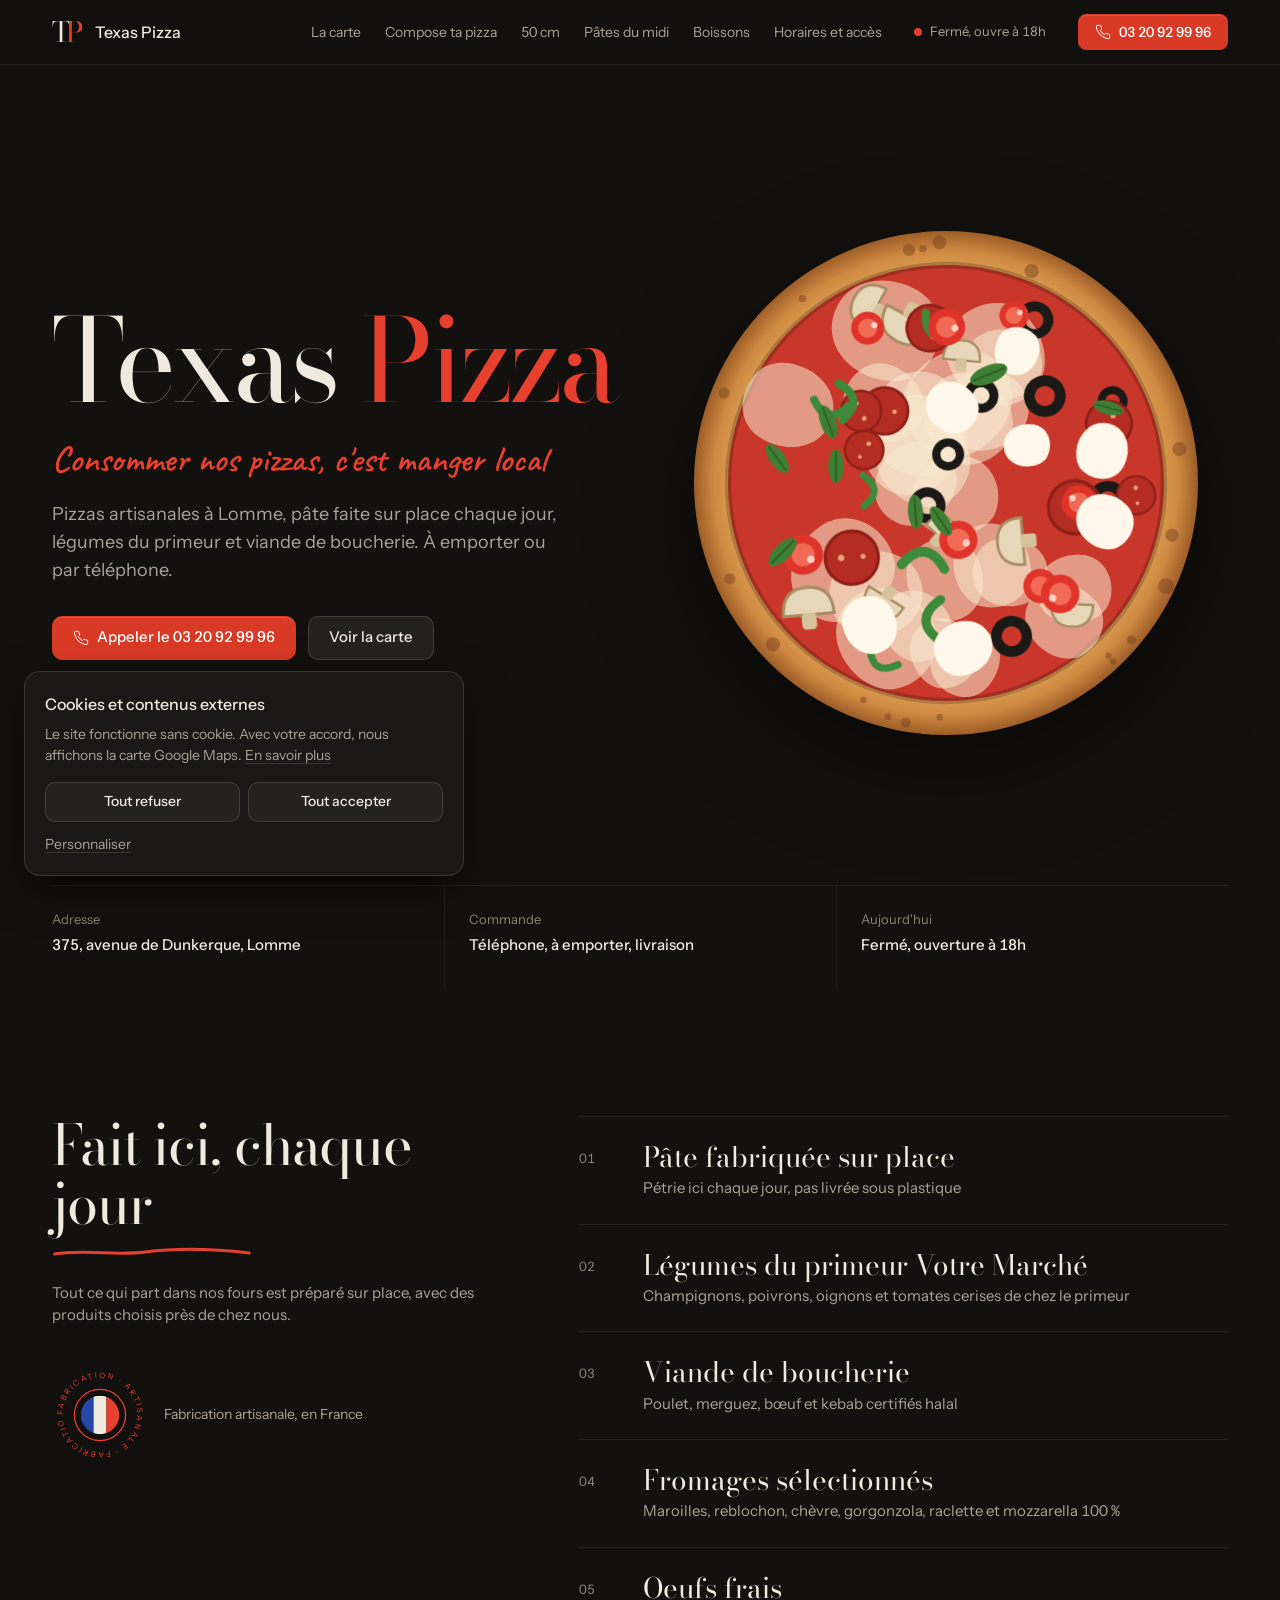
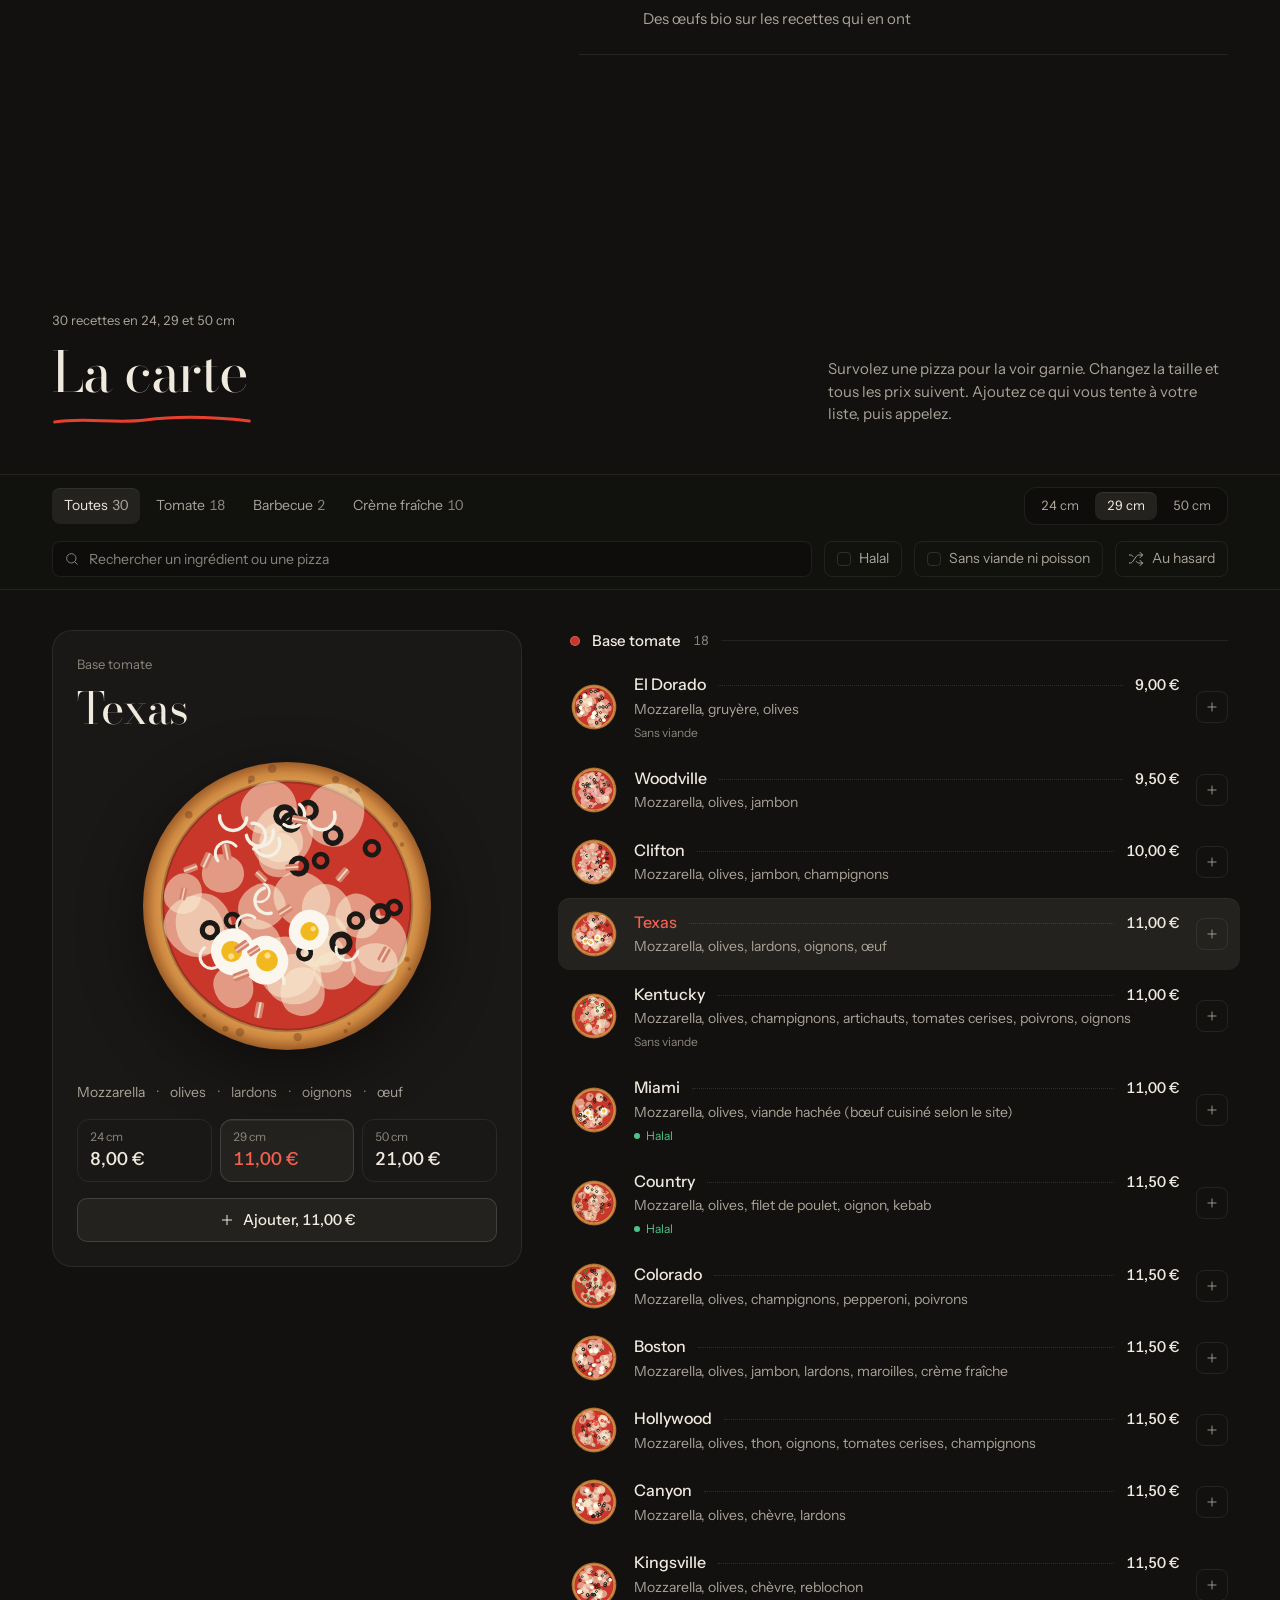
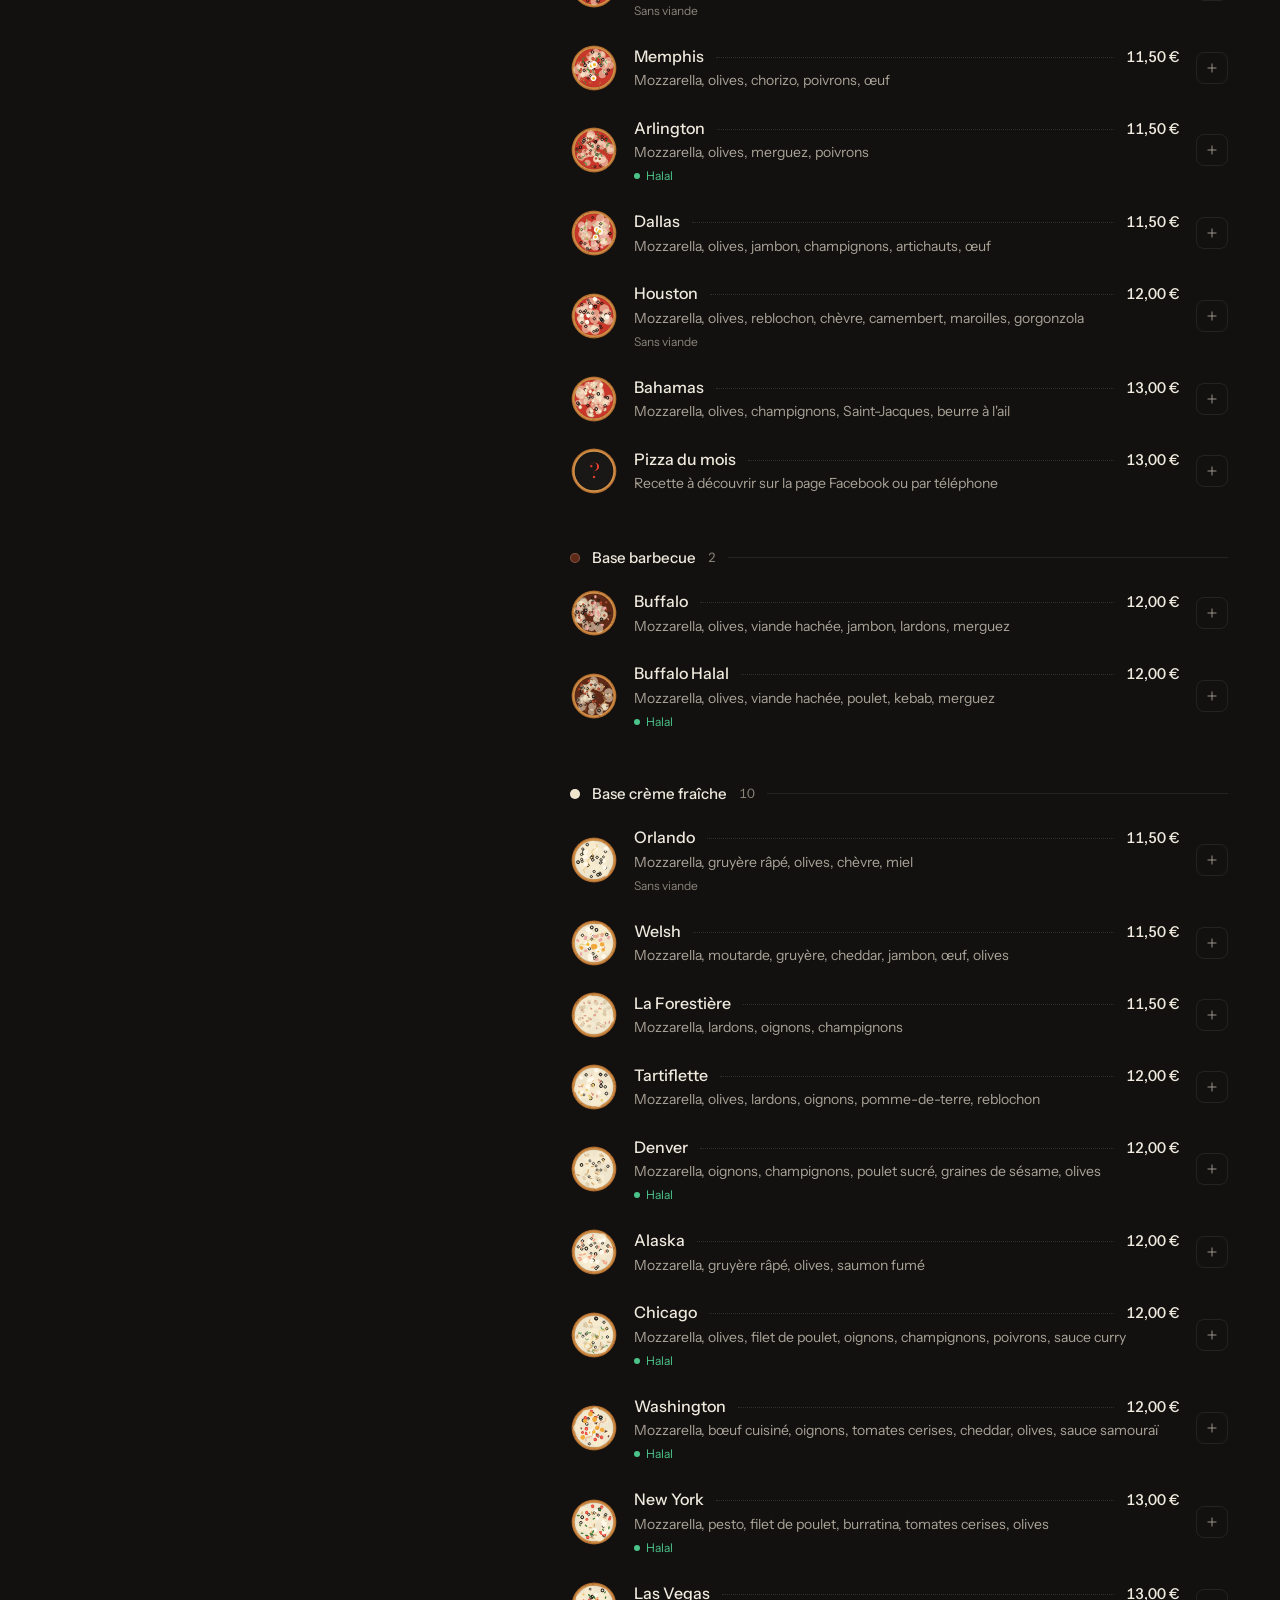
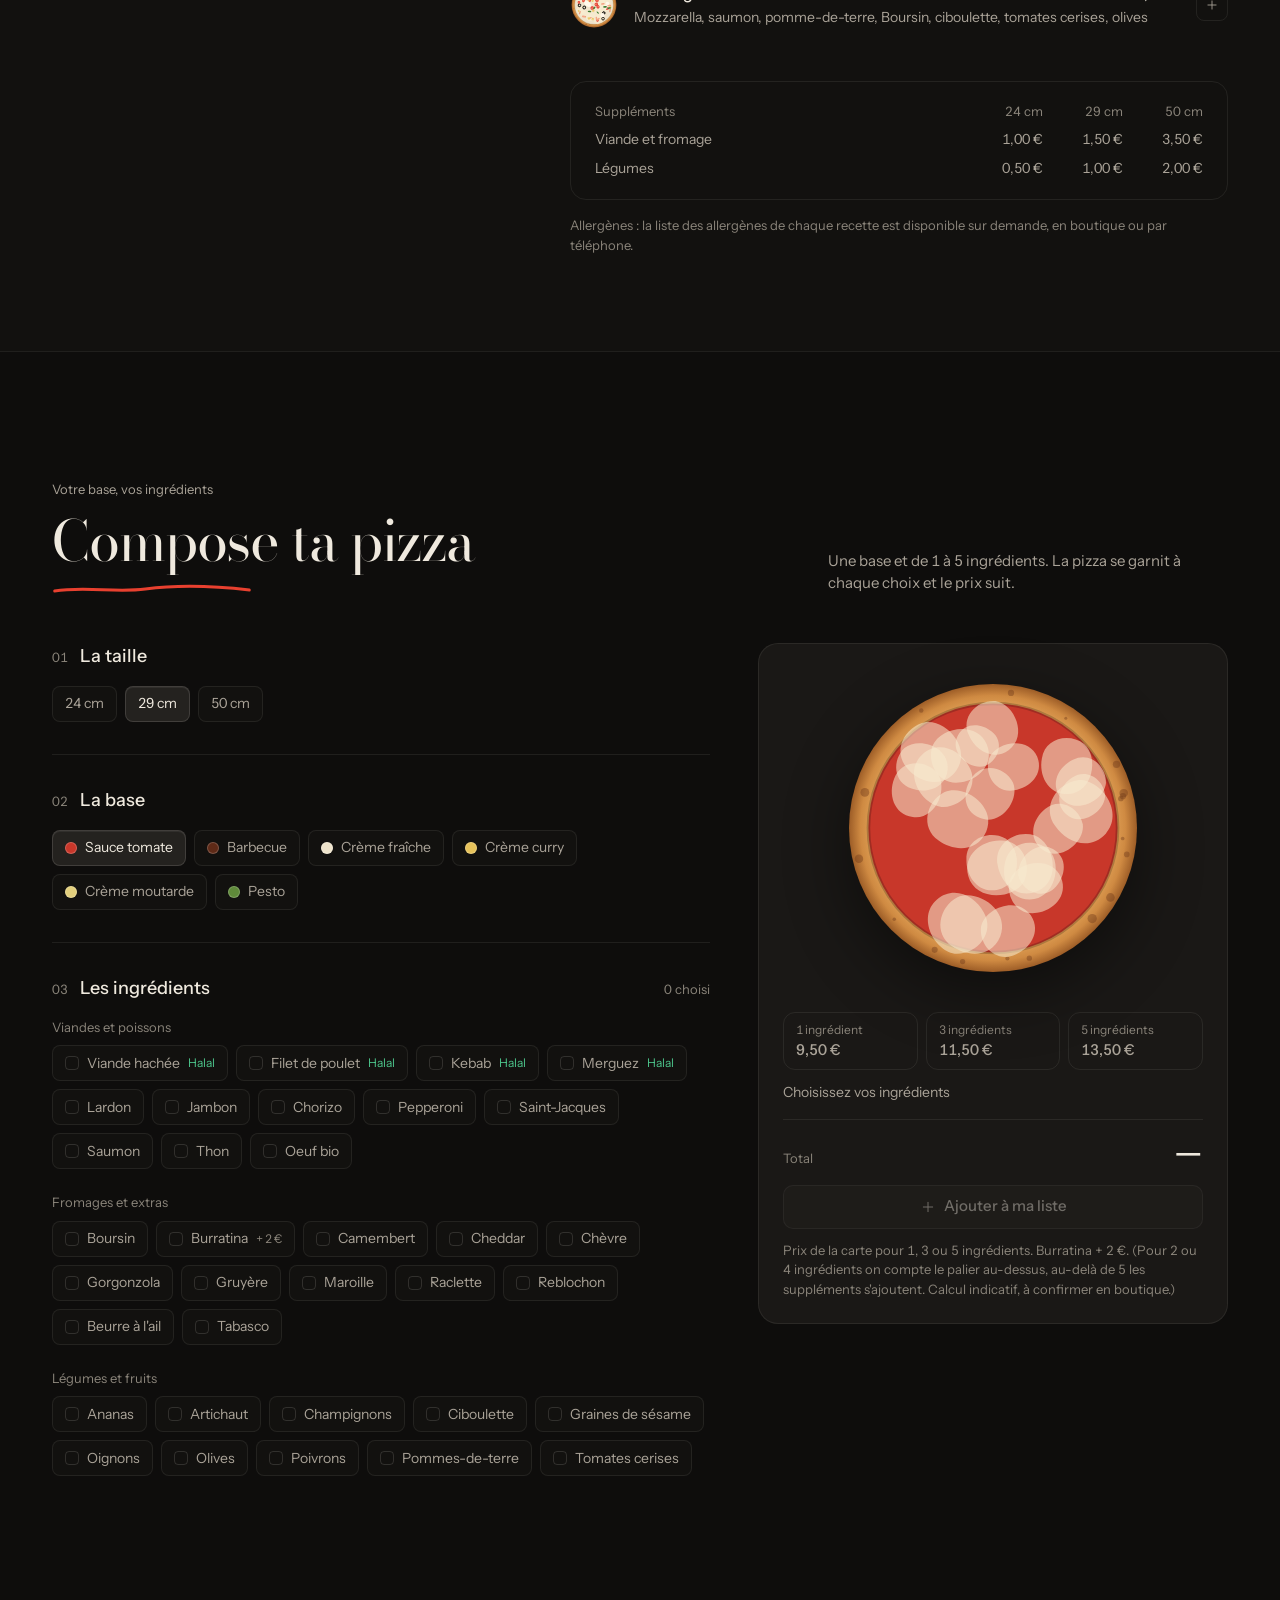
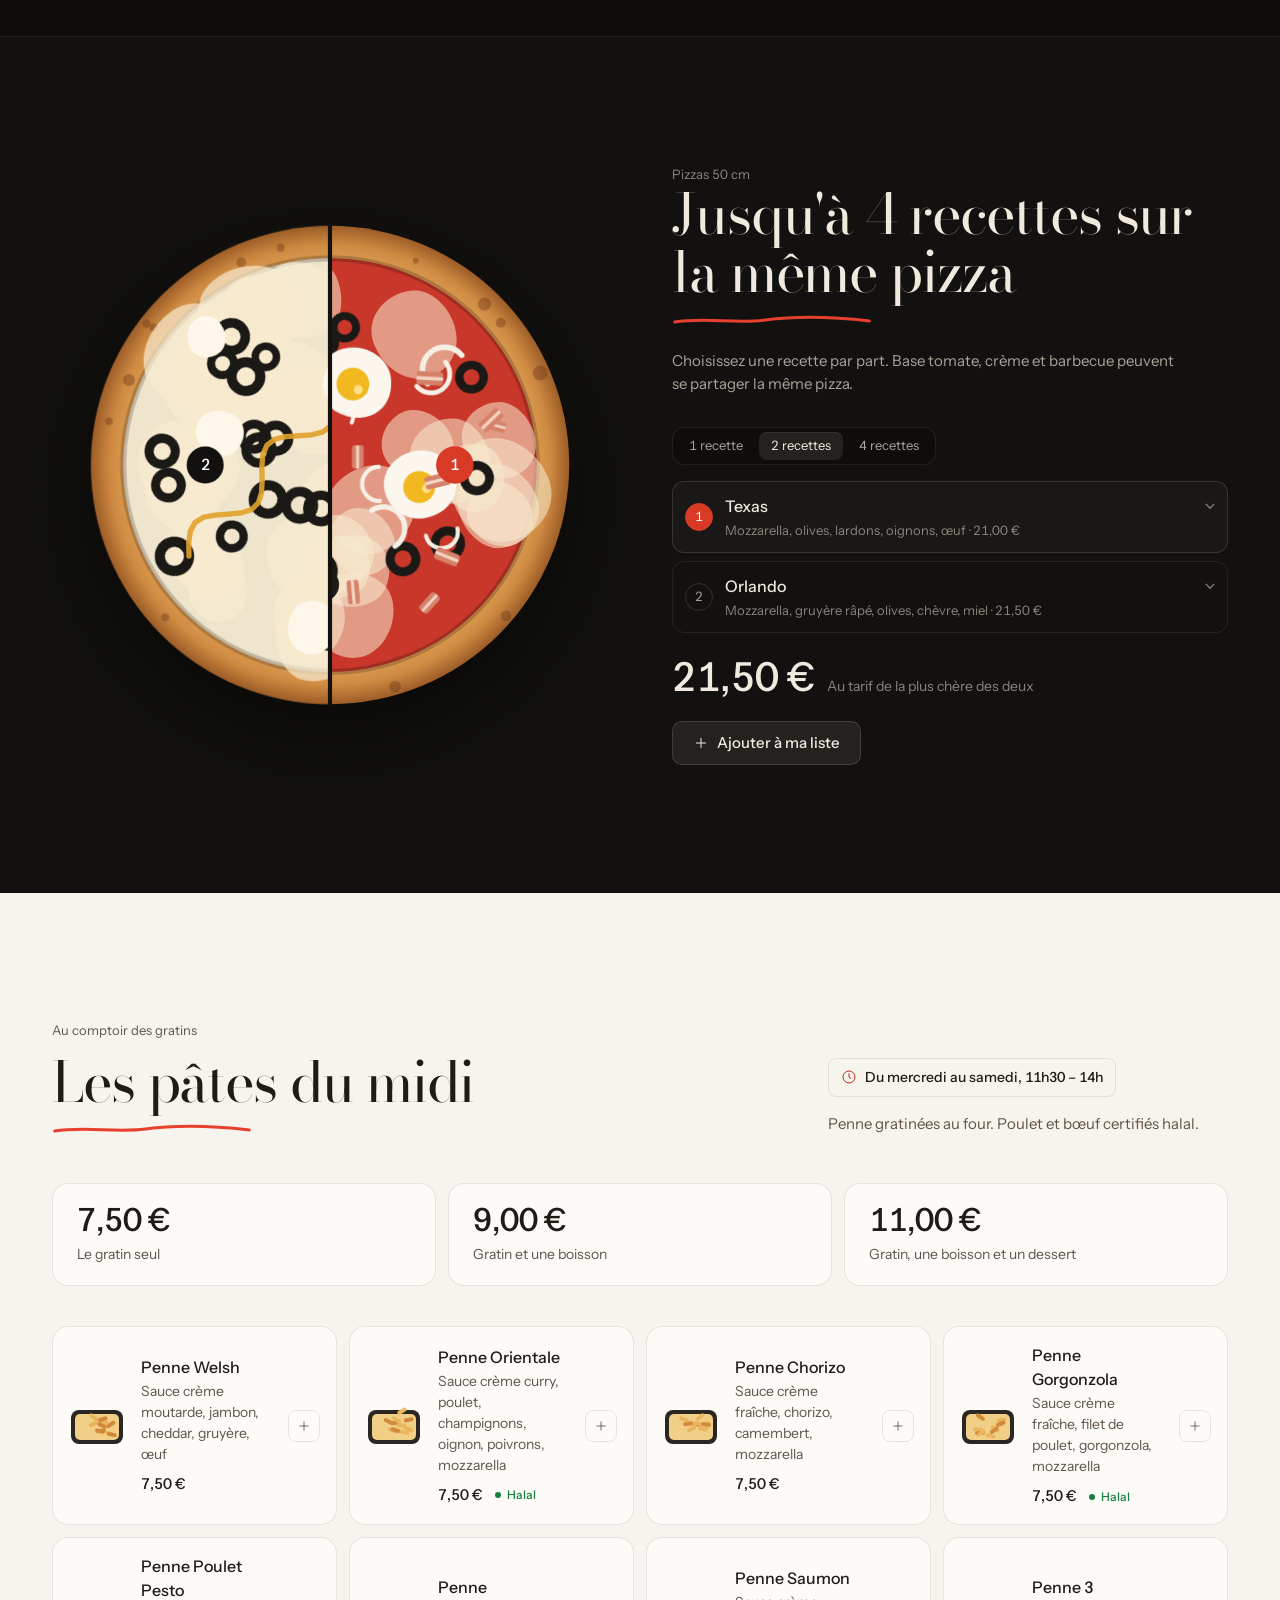
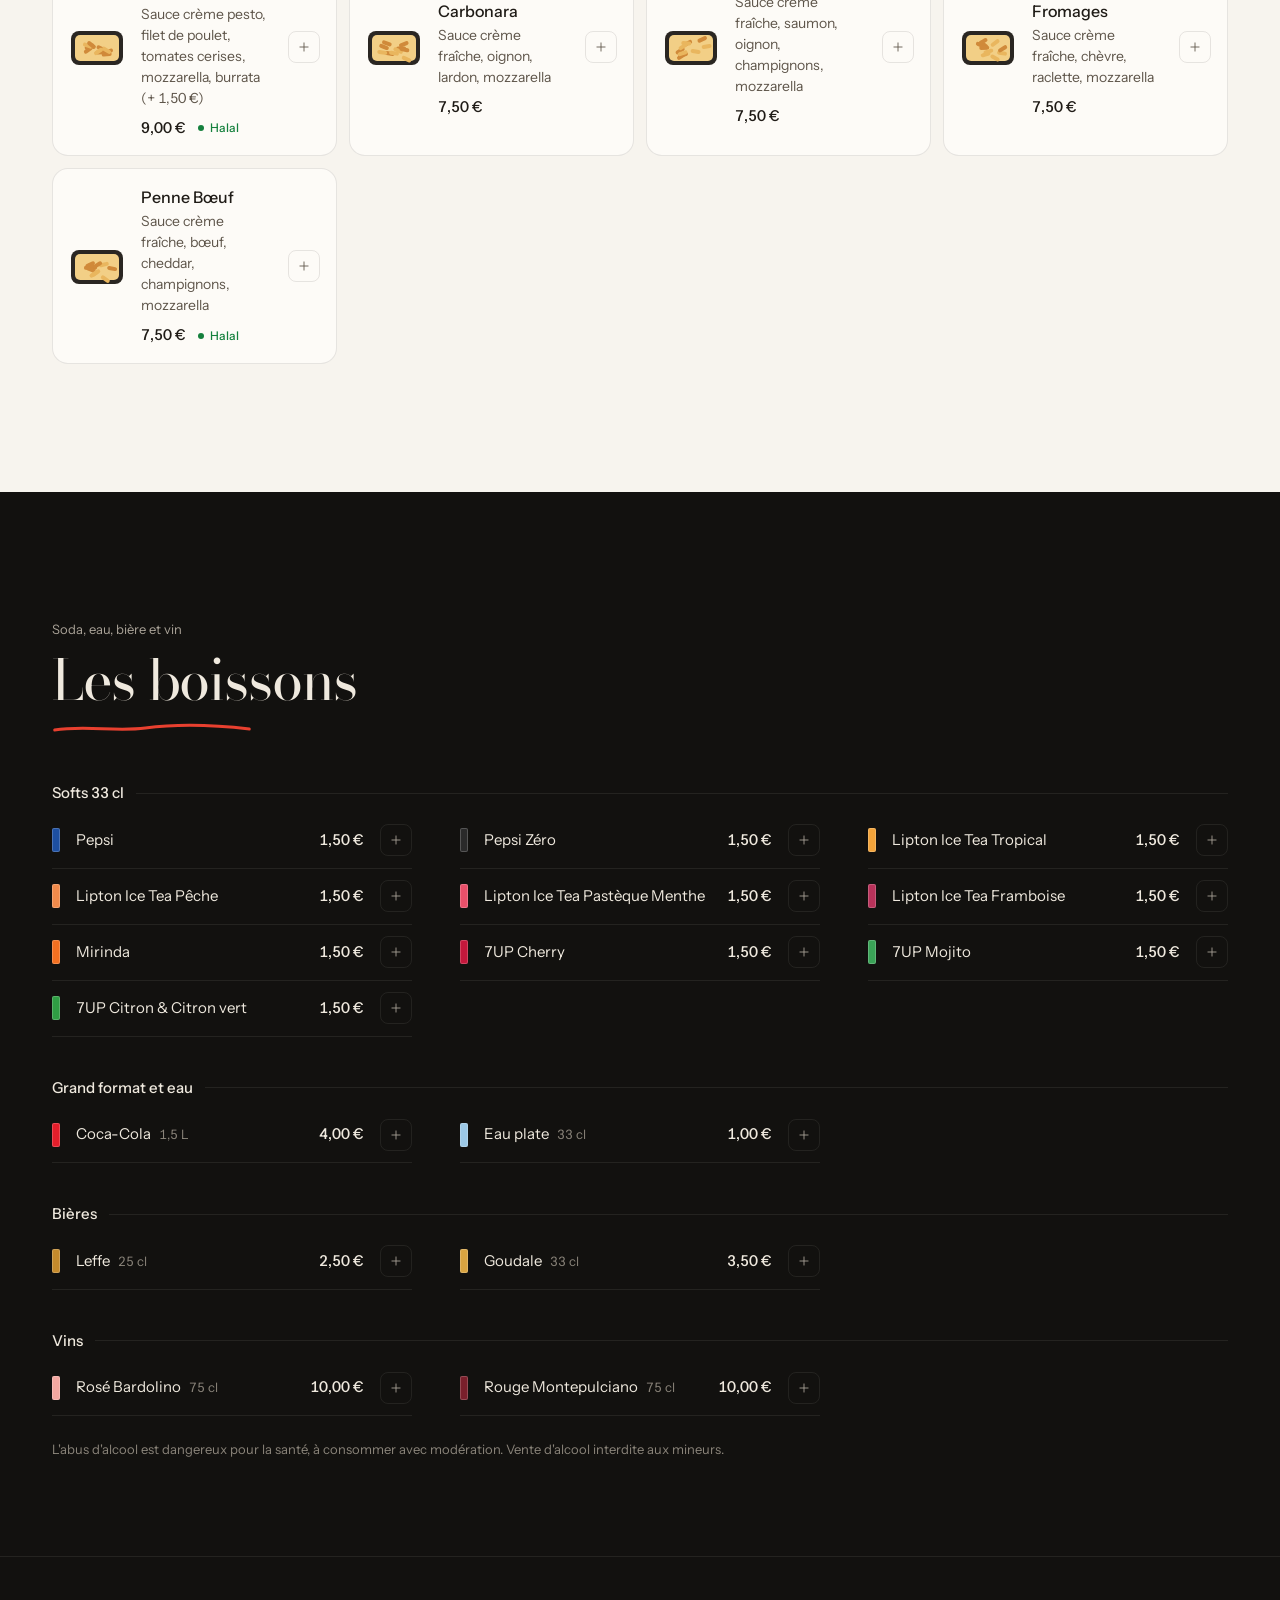
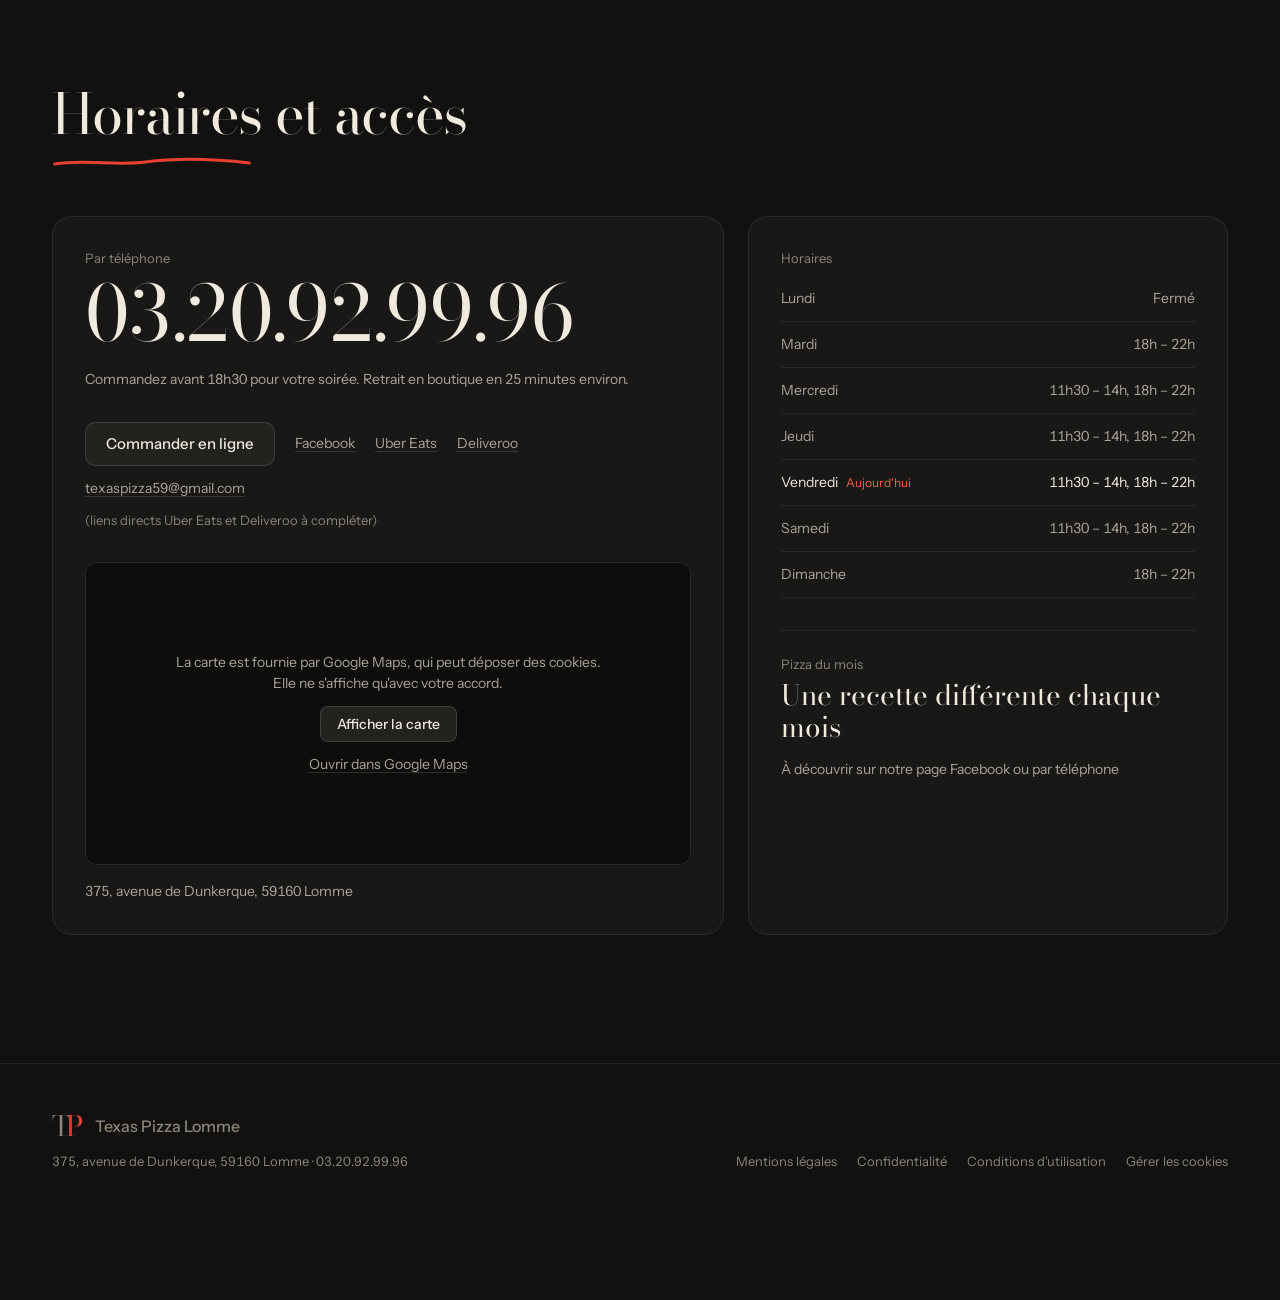
<file: index.html>
<!doctype html>
<html lang="fr">
<head>
<meta charset="utf-8">
<meta name="viewport" content="width=device-width, initial-scale=1">
<title>Texas Pizza</title>
<meta name="description" content="Pizzeria artisanale à Lomme : pâte faite sur place, légumes du primeur, viande halal. 30 pizzas en 24, 29 et 50 cm. À emporter au 03 20 92 99 96.">
<link rel="canonical" href="https://www.texaspizza.fr/">
<meta name="theme-color" content="#12110f">
<!-- Search Console : collez ici la balise de validation fournie par Google
<meta name="google-site-verification" content="CODE_A_COLLER"> -->

<!-- Réseaux sociaux -->
<meta property="og:type" content="restaurant">
<meta property="og:site_name" content="Texas Pizza Lomme">
<meta property="og:locale" content="fr_FR">
<meta property="og:title" content="Texas Pizza Lomme · Pizzas artisanales">
<meta property="og:description" content="Pâte faite sur place, produits locaux. 30 pizzas en 24, 29 et 50 cm. Commande au 03 20 92 99 96.">
<meta property="og:url" content="https://www.texaspizza.fr/">
<meta property="og:image" content="https://www.texaspizza.fr/assets/img/og-image.png">
<meta property="og:image:width" content="1200">
<meta property="og:image:height" content="630">
<meta property="og:image:alt" content="Texas Pizza Lomme, une pizza garnie sur fond noir">
<meta name="twitter:card" content="summary_large_image">

<!-- Icônes -->
<link rel="icon" href="assets/img/favicon.svg" type="image/svg+xml">
<link rel="icon" href="assets/img/favicon-32.png" sizes="32x32" type="image/png">
<link rel="apple-touch-icon" href="assets/img/apple-touch-icon.png">
<link rel="manifest" href="site.webmanifest">

<!-- Vitesse : polices locales préchargées, scripts différés -->
<link rel="preload" href="assets/fonts/instrument-sans.woff2" as="font" type="font/woff2" crossorigin>
<link rel="preload" href="assets/fonts/bodoni-moda-400.woff2" as="font" type="font/woff2" crossorigin>
<link rel="stylesheet" href="assets/css/style.css">
<script src="assets/js/data.js" defer></script>
<script src="assets/js/pizza.js" defer></script>
<script src="assets/js/app.js" defer></script>
<script src="assets/js/site.js" defer></script>

<script type="application/ld+json">
{
  "@context": "https://schema.org",
  "@type": "Restaurant",
  "name": "Texas Pizza",
  "url": "https://www.texaspizza.fr/",
  "image": "https://www.texaspizza.fr/assets/img/og-image.png",
  "telephone": "+33320929996",
  "servesCuisine": ["Pizza", "Pâtes"],
  "priceRange": "€",
  "hasMenu": "https://www.texaspizza.fr/#carte",
  "address": {
    "@type": "PostalAddress",
    "streetAddress": "375 Avenue de Dunkerque",
    "postalCode": "59160",
    "addressLocality": "Lomme",
    "addressCountry": "FR"
  },
  "openingHoursSpecification": [
    {"@type": "OpeningHoursSpecification", "dayOfWeek": ["Tuesday", "Sunday"], "opens": "18:00", "closes": "22:00"},
    {"@type": "OpeningHoursSpecification", "dayOfWeek": ["Wednesday", "Thursday", "Friday", "Saturday"], "opens": "11:30", "closes": "14:00"},
    {"@type": "OpeningHoursSpecification", "dayOfWeek": ["Wednesday", "Thursday", "Friday", "Saturday"], "opens": "18:00", "closes": "22:00"}
  ],
  "sameAs": ["https://www.facebook.com/texaspizzalomme"]
}
</script>
</head>
<body>
<a class="skip" href="#carte">Aller à la carte</a>

<!-- Sprite : dégradé de la croûte + icônes au trait -->
<svg width="0" height="0" style="position:absolute" aria-hidden="true">
  <defs>
    <radialGradient id="crust">
      <stop offset=".80" stop-color="#e5a85c"/>
      <stop offset=".92" stop-color="#cf8a42"/>
      <stop offset="1" stop-color="#9d5d27"/>
    </radialGradient>
    <symbol id="i-plus" viewBox="0 0 24 24"><path d="M12 5v14M5 12h14" fill="none" stroke="currentColor" stroke-width="1.5" stroke-linecap="round"/></symbol>
    <symbol id="i-x" viewBox="0 0 24 24"><path d="M6 6l12 12M18 6L6 18" fill="none" stroke="currentColor" stroke-width="1.5" stroke-linecap="round"/></symbol>
    <symbol id="i-phone" viewBox="0 0 24 24"><path d="M22 16.9v3a2 2 0 0 1-2.2 2 19.8 19.8 0 0 1-8.6-3.1 19.5 19.5 0 0 1-6-6A19.8 19.8 0 0 1 2.1 4.2 2 2 0 0 1 4.1 2h3a2 2 0 0 1 2 1.7c.1 1 .4 1.9.7 2.8a2 2 0 0 1-.5 2.1L8 9.9a16 16 0 0 0 6 6l1.3-1.3a2 2 0 0 1 2.1-.4c.9.3 1.8.6 2.8.7a2 2 0 0 1 1.7 2Z" fill="none" stroke="currentColor" stroke-width="1.5" stroke-linejoin="round"/></symbol>
    <symbol id="i-search" viewBox="0 0 24 24"><circle cx="11" cy="11" r="7" fill="none" stroke="currentColor" stroke-width="1.5"/><path d="M20 20l-4-4" stroke="currentColor" stroke-width="1.5" stroke-linecap="round"/></symbol>
    <symbol id="i-shuffle" viewBox="0 0 24 24"><path d="M2 18h1.4c1.3 0 2.5-.6 3.3-1.7l6.1-8.6c.7-1.1 2-1.7 3.3-1.7H22M18 2l4 4-4 4M2 6h1.9c1.5 0 2.9.9 3.6 2.2M22 18h-5.9c-1.3 0-2.6-.7-3.3-1.8l-.5-.8M18 14l4 4-4 4" fill="none" stroke="currentColor" stroke-width="1.5" stroke-linecap="round" stroke-linejoin="round"/></symbol>
    <symbol id="i-bag" viewBox="0 0 24 24"><path d="M6 7h12l-1 14H7L6 7Z" fill="none" stroke="currentColor" stroke-width="1.5" stroke-linejoin="round"/><path d="M9 7V6a3 3 0 0 1 6 0v1" fill="none" stroke="currentColor" stroke-width="1.5"/></symbol>
    <symbol id="i-check" viewBox="0 0 24 24"><path d="M5 12.5l4.5 4.5L19 7.5" fill="none" stroke="currentColor" stroke-width="2.5" stroke-linecap="round" stroke-linejoin="round"/></symbol>
    <symbol id="i-clock" viewBox="0 0 24 24"><circle cx="12" cy="12" r="9" fill="none" stroke="currentColor" stroke-width="1.5"/><path d="M12 7v5l3 2" fill="none" stroke="currentColor" stroke-width="1.5" stroke-linecap="round"/></symbol>
  </defs>
</svg>

<nav class="nav" aria-label="Navigation principale">
  <div class="wrap">
    <a href="#top" class="logo" aria-label="Texas Pizza Lomme, accueil"><span class="tp" aria-hidden="true">T<b>P</b></span><span class="name">Texas Pizza</span></a>
    <div class="links">
      <a href="#carte">La carte</a>
      <a href="#compose">Compose ta pizza</a>
      <a href="#xl">50 cm</a>
      <a href="#pates">Pâtes du midi</a>
      <a href="#boissons">Boissons</a>
      <a href="#infos">Horaires et accès</a>
    </div>
    <span class="status" data-status role="status"><i aria-hidden="true"></i><span>Horaires</span></span>
    <a class="btn primary sm" href="tel:+33320929996" aria-label="Appeler le 03 20 92 99 96"><svg class="ico" aria-hidden="true"><use href="#i-phone"/></svg><span class="num">03 20 92 99 96</span></a>
  </div>
</nav>

<main>
<header class="hero" id="top">
  <div class="wrap">
    <div class="hero-grid">
      <div>
        <h1 class="enter">Texas <span>Pizza</span></h1>
        <p class="slogan enter d1">Consommer nos pizzas, c'est manger local</p>
        <p class="sub enter d2">Pizzas artisanales à Lomme, pâte faite sur place chaque jour, légumes du primeur et viande de boucherie. À emporter ou par téléphone.</p>
        <div class="ctas enter d3">
          <a class="btn primary" href="tel:+33320929996"><svg class="ico" aria-hidden="true"><use href="#i-phone"/></svg>Appeler le 03 20 92 99 96</a>
          <a class="btn" href="#carte">Voir la carte</a>
        </div>
      </div>
      <div class="hero-pz" id="hero-pz" role="img" aria-label="Pizza garnie d'olives, champignons, pepperoni, poivrons, tomates cerises et chèvre"></div>
    </div>
    <div class="facts">
      <a href="https://www.google.com/maps/search/?api=1&amp;query=375+Avenue+de+Dunkerque+59160+Lomme" target="_blank" rel="noopener"><span class="meta">Adresse</span><b>375, avenue de Dunkerque, Lomme</b></a>
      <a href="#infos"><span class="meta">Commande</span><b>Téléphone, à emporter, livraison</b></a>
      <div><span class="meta">Aujourd'hui</span><b data-status-long>Voir les horaires</b></div>
    </div>
  </div>
</header>

<section id="engagements" aria-labelledby="t-engage">
  <div class="wrap engage">
    <div>
      <h2 class="title sig" id="t-engage">Fait ici, chaque jour</h2>
      <p style="color:var(--text-2);margin-top:24px;max-width:28rem">Tout ce qui part dans nos fours est préparé sur place, avec des produits choisis près de chez nous.</p>
      <div class="badge">
        <svg viewBox="0 0 150 150" aria-hidden="true">
          <defs><path id="sc" d="M75 75m-58 0a58 58 0 1 1 116 0a58 58 0 1 1-116 0"/><clipPath id="fc"><circle cx="75" cy="75" r="30"/></clipPath></defs>
          <text font-family="Instrument Sans" font-size="12" letter-spacing="3" fill="#e8402f"><textPath href="#sc">FABRICATION · ARTISANALE · FABRICATION · ARTISANALE ·</textPath></text>
          <circle cx="75" cy="75" r="40" fill="none" stroke="#e8402f" stroke-width="2"/>
          <g clip-path="url(#fc)"><rect x="45" y="45" width="20" height="60" fill="#2348a8"/><rect x="65" y="45" width="20" height="60" fill="#efe9de"/><rect x="85" y="45" width="20" height="60" fill="#e8402f"/></g>
        </svg>
        <span>Fabrication artisanale, en France</span>
      </div>
    </div>
    <ol class="vals">
      <li><span class="n" aria-hidden="true">01</span><h3>Pâte fabriquée sur place</h3><p>Pétrie ici chaque jour, pas livrée sous plastique</p></li>
      <li><span class="n" aria-hidden="true">02</span><h3>Légumes du primeur Votre Marché</h3><p>Champignons, poivrons, oignons et tomates cerises de chez le primeur</p></li>
      <li><span class="n" aria-hidden="true">03</span><h3>Viande de boucherie</h3><p>Poulet, merguez, bœuf et kebab certifiés halal</p></li>
      <li><span class="n" aria-hidden="true">04</span><h3>Fromages sélectionnés</h3><p>Maroilles, reblochon, chèvre, gorgonzola, raclette et mozzarella 100 %</p></li>
      <li><span class="n" aria-hidden="true">05</span><h3>Oeufs frais</h3><p>Des œufs bio sur les recettes qui en ont</p></li>
    </ol>
  </div>
</section>

<!-- ================= LA CARTE ================= -->
<section id="carte" style="padding-bottom:96px" aria-labelledby="t-carte">
  <div class="wrap">
    <div class="sec-head">
      <div><p class="meta">30 recettes en 24, 29 et 50 cm</p><h2 class="title sig" id="t-carte">La carte</h2></div>
      <p>Survolez une pizza pour la voir garnie. Changez la taille et tous les prix suivent. Ajoutez ce qui vous tente à votre liste, puis appelez.</p>
    </div>
  </div>
  <div class="controls">
    <div class="wrap">
      <div class="cats" id="cats" role="group" aria-label="Catégories"></div>
      <div class="seg" id="sizes" role="group" aria-label="Taille">
        <button data-size="0" aria-pressed="false">24 cm</button>
        <button data-size="1" aria-pressed="true">29 cm</button>
        <button data-size="2" aria-pressed="false">50 cm</button>
      </div>
      <div class="break"></div>
      <label class="search"><svg class="ico" aria-hidden="true"><use href="#i-search"/></svg><span class="sr-only">Rechercher</span><input id="q" type="search" placeholder="Rechercher un ingrédient ou une pizza"></label>
      <button class="filter" id="f-halal" aria-pressed="false"><span class="box" aria-hidden="true"><svg><use href="#i-check"/></svg></span>Halal</button>
      <button class="filter" id="f-veg" aria-pressed="false"><span class="box" aria-hidden="true"><svg><use href="#i-check"/></svg></span>Sans viande ni poisson</button>
      <button class="filter" id="dice"><svg class="ico" aria-hidden="true"><use href="#i-shuffle"/></svg>Au hasard</button>
    </div>
  </div>
  <div class="wrap">
    <div class="board">
      <aside class="stage" id="stage" aria-live="polite" aria-label="Pizza sélectionnée"></aside>
      <div>
        <ul class="list" id="list" aria-label="Pizzas"></ul>
        <div class="supp" role="table" aria-label="Suppléments">
          <span class="h" role="columnheader">Suppléments</span><span class="h" role="columnheader">24 cm</span><span class="h" role="columnheader">29 cm</span><span class="h" role="columnheader">50 cm</span>
          <span>Viande et fromage</span><span>1,00 €</span><span>1,50 €</span><span>3,50 €</span>
          <span>Légumes</span><span>0,50 €</span><span>1,00 €</span><span>2,00 €</span>
        </div>
        <p class="tbc" style="margin-top:16px">Allergènes : la liste des allergènes de chaque recette est disponible sur demande, en boutique ou par téléphone.</p>
      </div>
    </div>
  </div>
</section>

<!-- ================= COMPOSE ================= -->
<section id="compose" aria-labelledby="t-compose">
  <div class="wrap">
    <div class="sec-head">
      <div><p class="meta">Votre base, vos ingrédients</p><h2 class="title sig" id="t-compose">Compose ta pizza</h2></div>
      <p>Une base et de 1 à 5 ingrédients. La pizza se garnit à chaque choix et le prix suit.</p>
    </div>
    <div class="builder">
      <div>
        <div class="step"><div class="step-h"><span class="n" aria-hidden="true">01</span><h3>La taille</h3></div><div class="opts" id="b-size" role="group" aria-label="Taille"></div></div>
        <div class="step"><div class="step-h"><span class="n" aria-hidden="true">02</span><h3>La base</h3></div><div class="opts" id="b-base" role="group" aria-label="Base"></div></div>
        <div class="step"><div class="step-h"><span class="n" aria-hidden="true">03</span><h3>Les ingrédients</h3><span class="c" id="b-count">0 choisi</span></div><div id="b-ing"></div></div>
      </div>
      <aside class="live" aria-live="polite" aria-label="Votre pizza">
        <svg class="pz" id="b-svg" viewBox="0 0 400 400" aria-hidden="true"></svg>
        <div class="tiers" id="b-tiers"></div>
        <div class="hint" id="b-hint"></div>
        <div class="total"><span class="meta">Total</span><b id="b-total">—</b></div>
        <button class="btn" id="b-add" style="width:100%;margin-top:16px" disabled><svg class="ico" aria-hidden="true"><use href="#i-plus"/></svg>Ajouter à ma liste</button>
        <p class="fine">Prix de la carte pour 1, 3 ou 5 ingrédients. Burratina + 2 €. (Pour 2 ou 4 ingrédients on compte le palier au-dessus, au-delà de 5 les suppléments s'ajoutent. Calcul indicatif, à confirmer en boutique.)</p>
      </aside>
    </div>
  </div>
</section>

<!-- ================= 50 CM ================= -->
<section id="xl" aria-labelledby="t-xl">
  <div class="wrap">
    <div class="xl">
      <div class="xl-pz"><svg id="xl-svg" viewBox="0 0 500 500" role="img" aria-label="Aperçu de la pizza 50 cm, cliquez sur une part pour la choisir"></svg></div>
      <div>
        <p class="meta">Pizzas 50 cm</p>
        <h2 class="title sig" id="t-xl">Jusqu'à 4 recettes sur la même pizza</h2>
        <p class="lead">Choisissez une recette par part. Base tomate, crème et barbecue peuvent se partager la même pizza.</p>
        <div class="seg" id="xl-modes" role="group" aria-label="Nombre de recettes" style="width:max-content">
          <button data-n="1" aria-pressed="false">1 recette</button>
          <button data-n="2" aria-pressed="true">2 recettes</button>
          <button data-n="4" aria-pressed="false">4 recettes</button>
        </div>
        <div class="slots" id="xl-slots"></div>
        <div class="xl-price"><b id="xl-price">—</b><span id="xl-rule"></span></div>
        <button class="btn" id="xl-add" style="margin-top:24px"><svg class="ico" aria-hidden="true"><use href="#i-plus"/></svg>Ajouter à ma liste</button>
      </div>
    </div>
  </div>
</section>

<!-- ================= PÂTES ================= -->
<section id="pates" aria-labelledby="t-pates">
  <div class="wrap">
    <div class="sec-head">
      <div><p class="meta">Au comptoir des gratins</p><h2 class="title sig" id="t-pates">Les pâtes du midi</h2></div>
      <div><span class="noon"><svg class="ico" aria-hidden="true"><use href="#i-clock"/></svg>Du mercredi au samedi, 11h30 – 14h</span><p>Penne gratinées au four. Poulet et bœuf certifiés halal.</p></div>
    </div>
    <div class="formules">
      <div><b>7,50 €</b><small>Le gratin seul</small></div>
      <div><b>9,00 €</b><small>Gratin et une boisson</small></div>
      <div><b>11,00 €</b><small>Gratin, une boisson et un dessert</small></div>
    </div>
    <div class="pasta" id="pasta"></div>
  </div>
</section>

<!-- ================= BOISSONS ================= -->
<section id="boissons" style="padding-bottom:96px" aria-labelledby="t-boissons">
  <div class="wrap">
    <div class="sec-head">
      <div><p class="meta">Soda, eau, bière et vin</p><h2 class="title sig" id="t-boissons">Les boissons</h2></div>
    </div>
    <div class="drinks" id="drinks"></div>
    <p class="tbc" style="margin-top:24px">L'abus d'alcool est dangereux pour la santé, à consommer avec modération. Vente d'alcool interdite aux mineurs.</p>
  </div>
</section>

<!-- ================= INFOS ================= -->
<section id="infos" style="border-top:1px solid var(--line)" aria-labelledby="t-infos">
  <div class="wrap">
    <div class="sec-head"><div><h2 class="title sig" id="t-infos">Horaires et accès</h2></div></div>
    <div class="contact">
      <div class="panel">
        <p class="meta">Par téléphone</p>
        <a class="big-phone" href="tel:+33320929996">03.20.92.99.96</a>
        <p class="note">Commandez avant 18h30 pour votre soirée. Retrait en boutique en 25 minutes environ.</p>
        <div class="order">
          <a class="btn" href="https://www.texaspizza.fr/online-ordering" target="_blank" rel="noopener">Commander en ligne</a>
          <a class="textlink" href="https://www.facebook.com/texaspizzalomme" target="_blank" rel="noopener">Facebook</a>
          <a class="textlink" href="https://www.ubereats.com/fr" target="_blank" rel="noopener">Uber Eats</a>
          <a class="textlink" href="https://deliveroo.fr" target="_blank" rel="noopener">Deliveroo</a>
          <a class="textlink" data-mail="texaspizza59" data-domain="gmail.com" href="#infos">Écrire un email</a>
        </div>
        <p class="tbc" style="margin-top:12px">(liens directs Uber Eats et Deliveroo à compléter)</p>
        <div class="map" data-map="https://www.google.com/maps?q=375+Avenue+de+Dunkerque+59160+Lomme&amp;output=embed" data-map-title="Plan d'accès à Texas Pizza Lomme">
          <div class="map-ph">
            <p>La carte est fournie par Google Maps, qui peut déposer des cookies. Elle ne s'affiche qu'avec votre accord.</p>
            <button class="btn sm" data-map-load>Afficher la carte</button>
            <a class="textlink" href="https://www.google.com/maps/search/?api=1&amp;query=375+Avenue+de+Dunkerque+59160+Lomme" target="_blank" rel="noopener">Ouvrir dans Google Maps</a>
          </div>
        </div>
        <p class="note">375, avenue de Dunkerque, 59160 Lomme</p>
      </div>
      <div class="panel">
        <p class="meta">Horaires</p>
        <table class="hours" id="hours"><caption class="sr-only">Horaires d'ouverture</caption></table>
        <div class="month">
          <p class="meta">Pizza du mois</p>
          <h3>Une recette différente chaque mois</h3>
          <p class="note">À découvrir sur notre page Facebook ou par téléphone</p>
        </div>
      </div>
    </div>
  </div>
</section>
</main>

<footer>
  <div class="wrap">
    <div><a href="#top" class="logo"><span class="tp" aria-hidden="true">T<b>P</b></span><span class="name">Texas Pizza Lomme</span></a><p style="margin-top:12px">375, avenue de Dunkerque, 59160 Lomme · 03.20.92.99.96</p></div>
    <nav class="foot-links" aria-label="Informations légales">
      <a href="mentions-legales.html">Mentions légales</a>
      <a href="confidentialite.html">Confidentialité</a>
      <a href="cgu.html">Conditions d'utilisation</a>
      <button data-cookie-settings>Gérer les cookies</button>
    </nav>
  </div>
</footer>

<div class="dock hide" id="dock">
  <a class="btn primary call-m" href="tel:+33320929996"><svg class="ico" aria-hidden="true"><use href="#i-phone"/></svg>Appeler</a>
  <button class="btn cart-btn" id="open-cart"><svg class="ico" aria-hidden="true"><use href="#i-bag"/></svg>Ma liste <span class="count" id="cart-count">0</span></button>
</div>
<div class="scrim" id="scrim"></div>
<aside class="drawer" id="drawer" aria-label="Ma liste de commande" aria-hidden="true">
  <header><h2 style="font-weight:500;font-size:18px">Ma liste</h2><button class="x" id="close-cart" aria-label="Fermer"><svg class="ico" aria-hidden="true"><use href="#i-x"/></svg></button></header>
  <ul id="cart-list"></ul>
  <footer>
    <div class="sum"><span>Total estimé</span><b id="cart-total">0,00 €</b></div>
    <a class="btn primary" href="tel:+33320929996"><svg class="ico" aria-hidden="true"><use href="#i-phone"/></svg>Appeler pour commander</a>
    <p class="fine">Gardez cette liste sous les yeux pendant l'appel. Pas de paiement sur ce site.</p>
    <button class="textlink" id="clear-cart">Vider la liste</button>
  </footer>
</aside>
<noscript><p style="padding:16px;text-align:center">La carte interactive a besoin de JavaScript. Commandez au 03 20 92 99 96.</p></noscript>
</body>
</html>
</file>
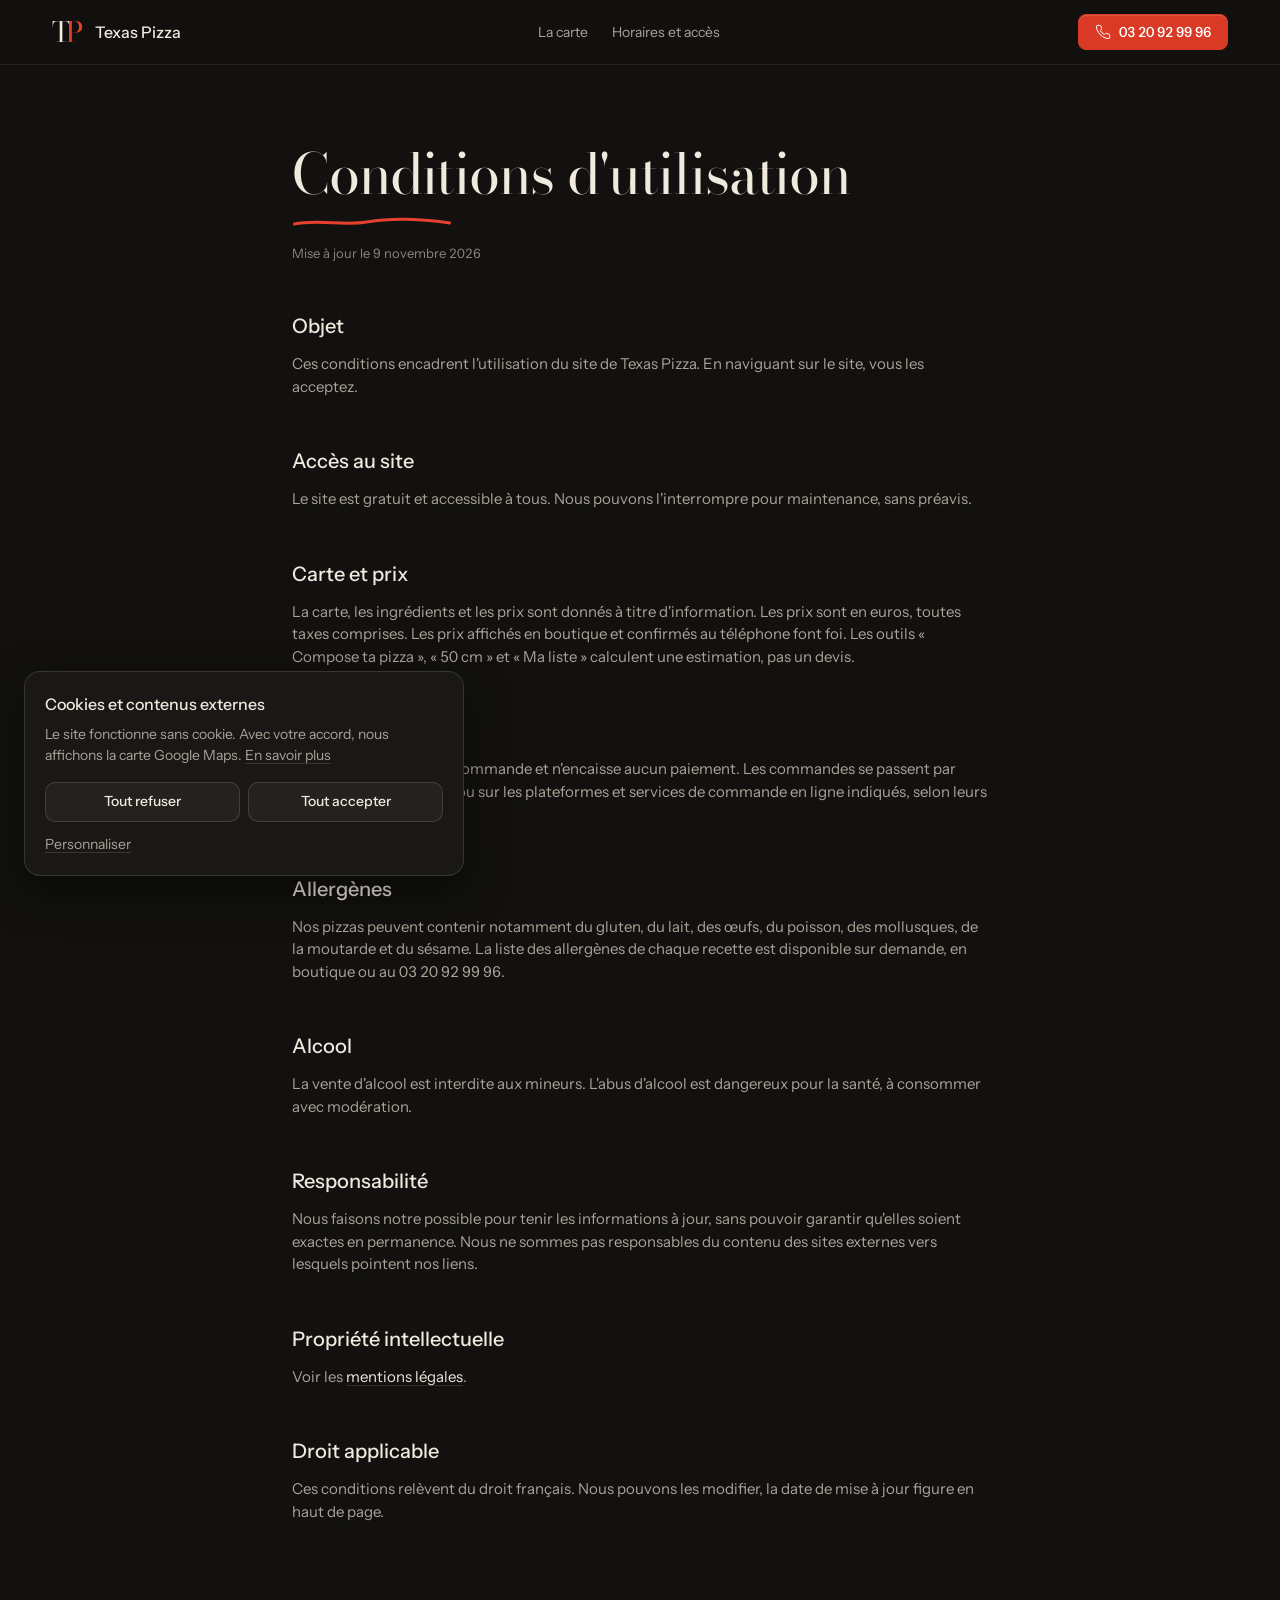
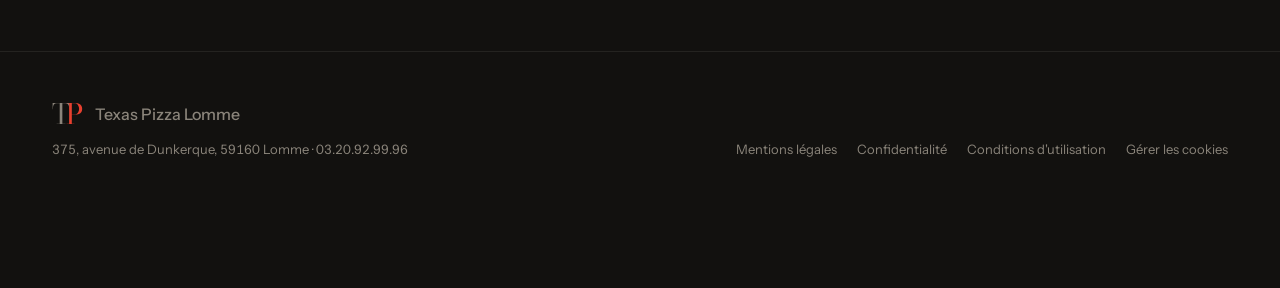
<file: cgu.html>
<!doctype html>
<html lang="fr">
<head>
<meta charset="utf-8">
<meta name="viewport" content="width=device-width, initial-scale=1">
<title>Conditions d'utilisation · Texas Pizza Lomme</title>
<meta name="description" content="Conditions générales d'utilisation du site de Texas Pizza Lomme : contenu, prix, commandes, allergènes.">
<link rel="canonical" href="https://www.texaspizza.fr/cgu.html">
<meta name="theme-color" content="#12110f">
<meta property="og:type" content="website">
<meta property="og:site_name" content="Texas Pizza Lomme">
<meta property="og:title" content="Conditions d'utilisation · Texas Pizza Lomme">
<meta property="og:description" content="Conditions générales d'utilisation du site de Texas Pizza Lomme : contenu, prix, commandes, allergènes.">
<meta property="og:image" content="https://www.texaspizza.fr/assets/img/og-image.png">
<meta name="twitter:card" content="summary_large_image">
<link rel="icon" href="assets/img/favicon.svg" type="image/svg+xml">
<link rel="icon" href="assets/img/favicon-32.png" sizes="32x32" type="image/png">
<link rel="apple-touch-icon" href="assets/img/apple-touch-icon.png">
<link rel="manifest" href="site.webmanifest">
<link rel="preload" href="assets/fonts/instrument-sans.woff2" as="font" type="font/woff2" crossorigin>
<link rel="stylesheet" href="assets/css/style.css">
<script src="assets/js/site.js" defer></script>
</head>
<body>
<a class="skip" href="#contenu">Aller au contenu</a>
<svg width="0" height="0" style="position:absolute" aria-hidden="true"><defs>
  <symbol id="i-phone" viewBox="0 0 24 24"><path d="M22 16.9v3a2 2 0 0 1-2.2 2 19.8 19.8 0 0 1-8.6-3.1 19.5 19.5 0 0 1-6-6A19.8 19.8 0 0 1 2.1 4.2 2 2 0 0 1 4.1 2h3a2 2 0 0 1 2 1.7c.1 1 .4 1.9.7 2.8a2 2 0 0 1-.5 2.1L8 9.9a16 16 0 0 0 6 6l1.3-1.3a2 2 0 0 1 2.1-.4c.9.3 1.8.6 2.8.7a2 2 0 0 1 1.7 2Z" fill="none" stroke="currentColor" stroke-width="1.5" stroke-linejoin="round"/></symbol>
</defs></svg>
<nav class="nav" aria-label="Navigation principale">
  <div class="wrap">
    <a href="index.html" class="logo" aria-label="Texas Pizza Lomme, accueil"><span class="tp" aria-hidden="true">T<b>P</b></span><span class="name">Texas Pizza</span></a>
    <div class="links"><a href="index.html#carte">La carte</a><a href="index.html#infos">Horaires et accès</a></div>
    <a class="btn primary sm" href="tel:+33320929996" aria-label="Appeler le 03 20 92 99 96" style="margin-left:auto"><svg class="ico" aria-hidden="true"><use href="#i-phone"/></svg><span class="num">03 20 92 99 96</span></a>
  </div>
</nav>
<main id="contenu" class="doc">

<h1>Conditions d'utilisation</h1>
<p class="updated">Mise à jour le 9 novembre 2026</p>

<h2>Objet</h2>
<p>Ces conditions encadrent l'utilisation du site de Texas Pizza. En naviguant sur le site, vous les acceptez.</p>

<h2>Accès au site</h2>
<p>Le site est gratuit et accessible à tous. Nous pouvons l'interrompre pour maintenance, sans préavis.</p>

<h2>Carte et prix</h2>
<p>La carte, les ingrédients et les prix sont donnés à titre d'information. Les prix sont en euros, toutes taxes comprises. Les prix affichés en boutique et confirmés au téléphone font foi. Les outils « Compose ta pizza », « 50 cm » et « Ma liste » calculent une estimation, pas un devis.</p>

<h2>Commandes</h2>
<p>Ce site ne prend pas de commande et n'encaisse aucun paiement. Les commandes se passent par téléphone, en boutique, ou sur les plateformes et services de commande en ligne indiqués, selon leurs propres conditions.</p>

<h2>Allergènes</h2>
<p>Nos pizzas peuvent contenir notamment du gluten, du lait, des œufs, du poisson, des mollusques, de la moutarde et du sésame. La liste des allergènes de chaque recette est disponible sur demande, en boutique ou au 03 20 92 99 96.</p>

<h2>Alcool</h2>
<p>La vente d'alcool est interdite aux mineurs. L'abus d'alcool est dangereux pour la santé, à consommer avec modération.</p>

<h2>Responsabilité</h2>
<p>Nous faisons notre possible pour tenir les informations à jour, sans pouvoir garantir qu'elles soient exactes en permanence. Nous ne sommes pas responsables du contenu des sites externes vers lesquels pointent nos liens.</p>

<h2>Propriété intellectuelle</h2>
<p>Voir les <a href="mentions-legales.html">mentions légales</a>.</p>

<h2>Droit applicable</h2>
<p>Ces conditions relèvent du droit français. Nous pouvons les modifier, la date de mise à jour figure en haut de page.</p>

</main>
<footer>
  <div class="wrap">
    <div><a href="index.html" class="logo"><span class="tp" aria-hidden="true">T<b>P</b></span><span class="name">Texas Pizza Lomme</span></a><p style="margin-top:12px">375, avenue de Dunkerque, 59160 Lomme · 03.20.92.99.96</p></div>
    <nav class="foot-links" aria-label="Informations légales">
      <a href="mentions-legales.html">Mentions légales</a>
      <a href="confidentialite.html">Confidentialité</a>
      <a href="cgu.html">Conditions d'utilisation</a>
      <button data-cookie-settings>Gérer les cookies</button>
    </nav>
  </div>
</footer>
</body>
</html>
</file>
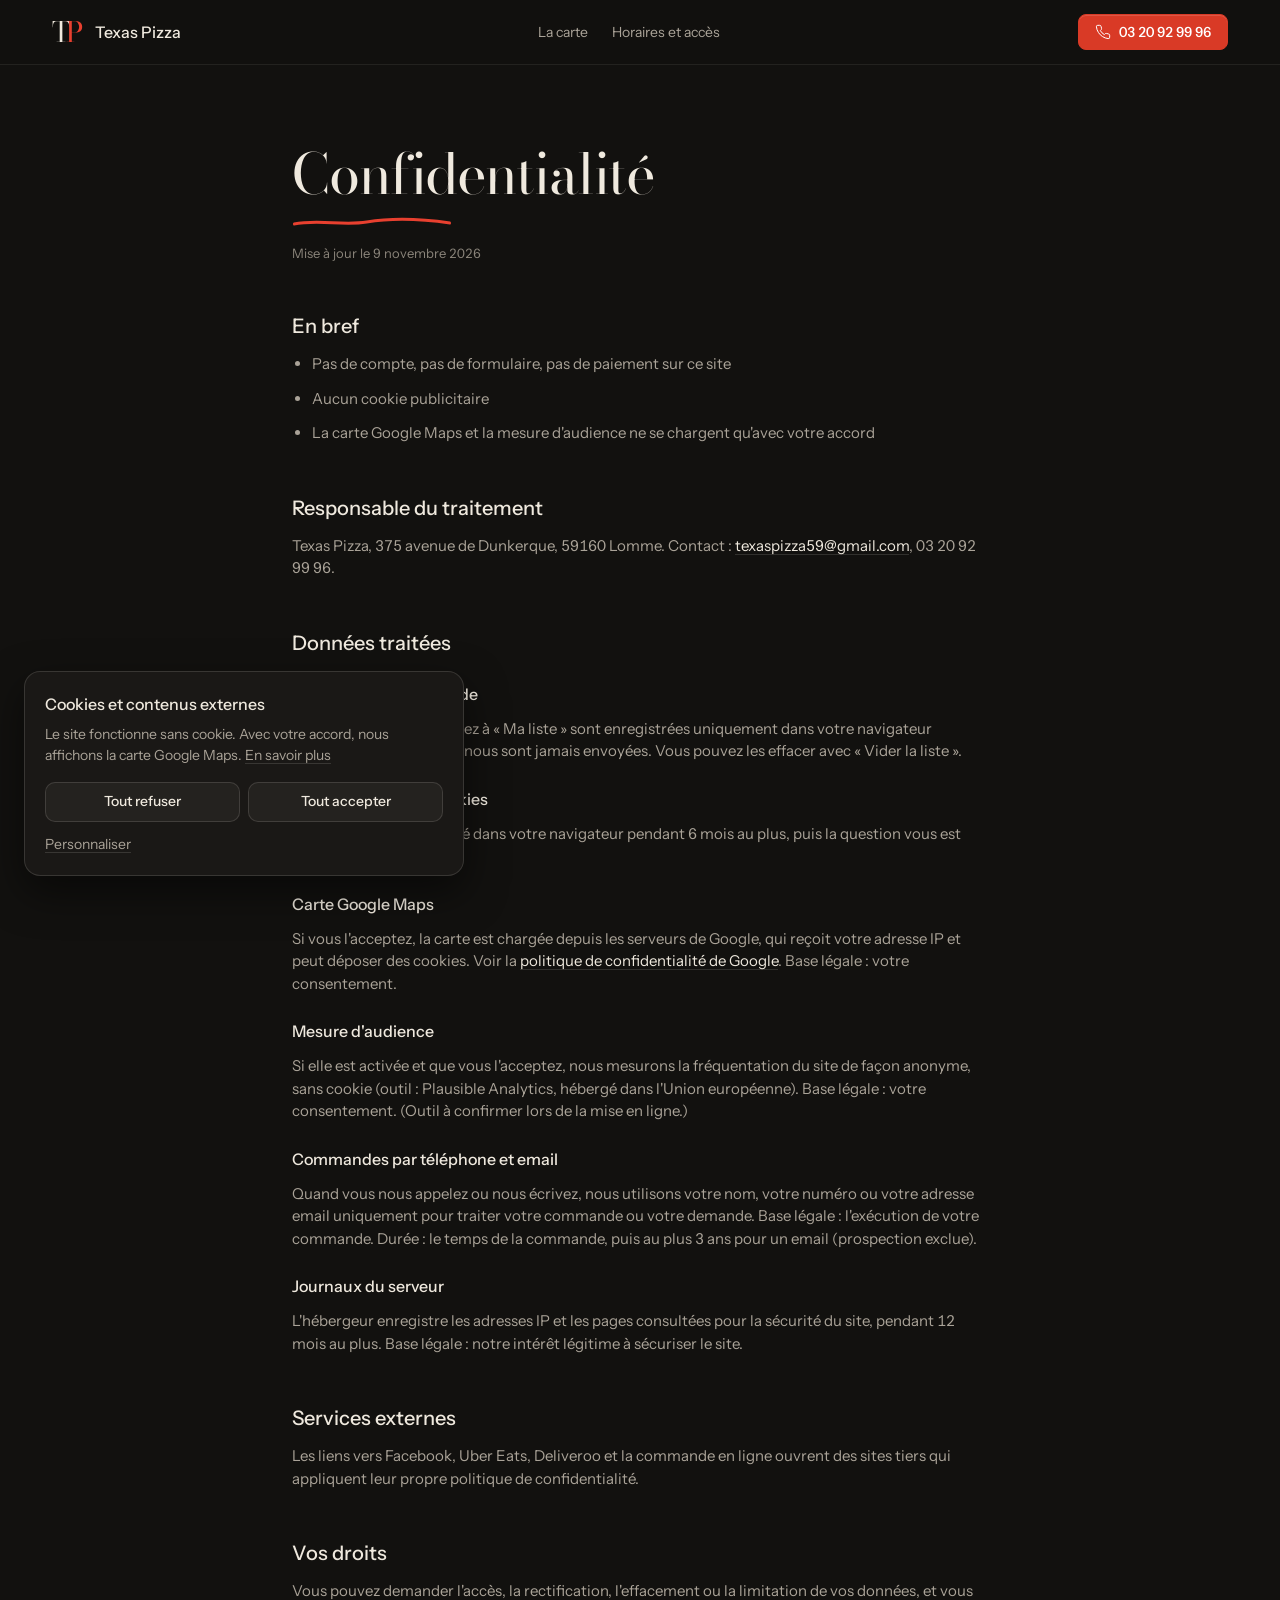
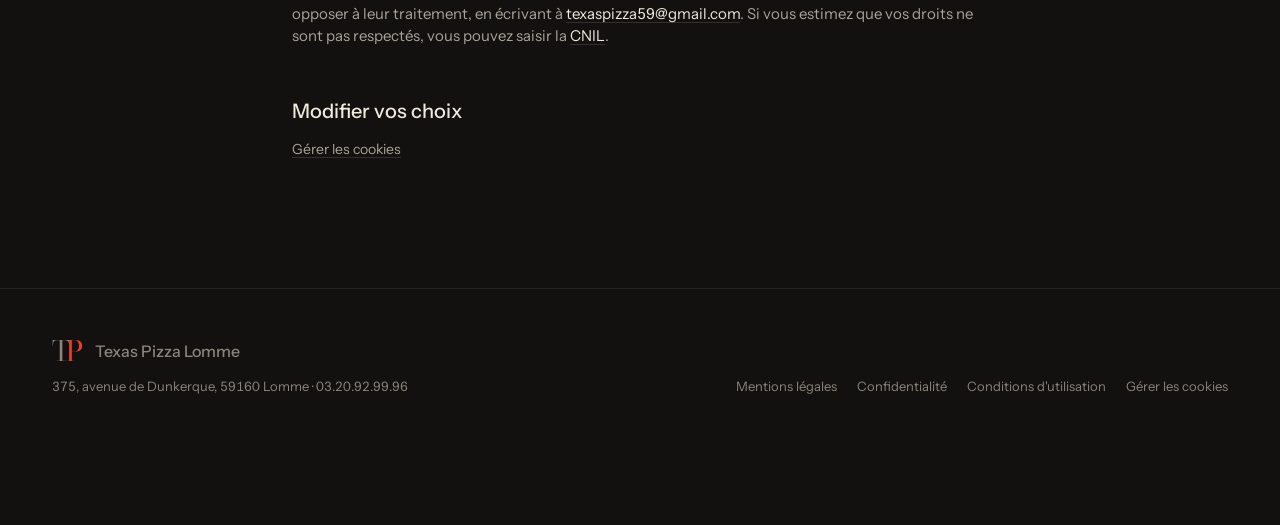
<file: confidentialite.html>
<!doctype html>
<html lang="fr">
<head>
<meta charset="utf-8">
<meta name="viewport" content="width=device-width, initial-scale=1">
<title>Politique de confidentialité · Texas Pizza Lomme</title>
<meta name="description" content="Comment le site de Texas Pizza Lomme traite vos données : pas de compte, pas de formulaire, carte Google Maps seulement avec votre accord.">
<link rel="canonical" href="https://www.texaspizza.fr/confidentialite.html">
<meta name="theme-color" content="#12110f">
<meta property="og:type" content="website">
<meta property="og:site_name" content="Texas Pizza Lomme">
<meta property="og:title" content="Politique de confidentialité · Texas Pizza Lomme">
<meta property="og:description" content="Comment le site de Texas Pizza Lomme traite vos données : pas de compte, pas de formulaire, carte Google Maps seulement avec votre accord.">
<meta property="og:image" content="https://www.texaspizza.fr/assets/img/og-image.png">
<meta name="twitter:card" content="summary_large_image">
<link rel="icon" href="assets/img/favicon.svg" type="image/svg+xml">
<link rel="icon" href="assets/img/favicon-32.png" sizes="32x32" type="image/png">
<link rel="apple-touch-icon" href="assets/img/apple-touch-icon.png">
<link rel="manifest" href="site.webmanifest">
<link rel="preload" href="assets/fonts/instrument-sans.woff2" as="font" type="font/woff2" crossorigin>
<link rel="stylesheet" href="assets/css/style.css">
<script src="assets/js/site.js" defer></script>
</head>
<body>
<a class="skip" href="#contenu">Aller au contenu</a>
<svg width="0" height="0" style="position:absolute" aria-hidden="true"><defs>
  <symbol id="i-phone" viewBox="0 0 24 24"><path d="M22 16.9v3a2 2 0 0 1-2.2 2 19.8 19.8 0 0 1-8.6-3.1 19.5 19.5 0 0 1-6-6A19.8 19.8 0 0 1 2.1 4.2 2 2 0 0 1 4.1 2h3a2 2 0 0 1 2 1.7c.1 1 .4 1.9.7 2.8a2 2 0 0 1-.5 2.1L8 9.9a16 16 0 0 0 6 6l1.3-1.3a2 2 0 0 1 2.1-.4c.9.3 1.8.6 2.8.7a2 2 0 0 1 1.7 2Z" fill="none" stroke="currentColor" stroke-width="1.5" stroke-linejoin="round"/></symbol>
</defs></svg>
<nav class="nav" aria-label="Navigation principale">
  <div class="wrap">
    <a href="index.html" class="logo" aria-label="Texas Pizza Lomme, accueil"><span class="tp" aria-hidden="true">T<b>P</b></span><span class="name">Texas Pizza</span></a>
    <div class="links"><a href="index.html#carte">La carte</a><a href="index.html#infos">Horaires et accès</a></div>
    <a class="btn primary sm" href="tel:+33320929996" aria-label="Appeler le 03 20 92 99 96" style="margin-left:auto"><svg class="ico" aria-hidden="true"><use href="#i-phone"/></svg><span class="num">03 20 92 99 96</span></a>
  </div>
</nav>
<main id="contenu" class="doc">

<h1>Confidentialité</h1>
<p class="updated">Mise à jour le 9 novembre 2026</p>

<h2>En bref</h2>
<ul>
  <li>Pas de compte, pas de formulaire, pas de paiement sur ce site</li>
  <li>Aucun cookie publicitaire</li>
  <li>La carte Google Maps et la mesure d'audience ne se chargent qu'avec votre accord</li>
</ul>

<h2>Responsable du traitement</h2>
<p>Texas Pizza, 375 avenue de Dunkerque, 59160 Lomme. Contact : <a data-mail="texaspizza59" data-domain="gmail.com" href="#">texaspizza59 [arobase] gmail.com</a>, 03 20 92 99 96.</p>

<h2>Données traitées</h2>
<h3>Votre liste de commande</h3>
<p>Les pizzas que vous ajoutez à « Ma liste » sont enregistrées uniquement dans votre navigateur (stockage local). Elles ne nous sont jamais envoyées. Vous pouvez les effacer avec « Vider la liste ».</p>
<h3>Votre choix sur les cookies</h3>
<p>Votre choix est enregistré dans votre navigateur pendant 6 mois au plus, puis la question vous est reposée.</p>
<h3>Carte Google Maps</h3>
<p>Si vous l'acceptez, la carte est chargée depuis les serveurs de Google, qui reçoit votre adresse IP et peut déposer des cookies. Voir la <a href="https://policies.google.com/privacy?hl=fr" target="_blank" rel="noopener">politique de confidentialité de Google</a>. Base légale : votre consentement.</p>
<h3>Mesure d'audience</h3>
<p>Si elle est activée et que vous l'acceptez, nous mesurons la fréquentation du site de façon anonyme, sans cookie (outil : Plausible Analytics, hébergé dans l'Union européenne). Base légale : votre consentement. (Outil à confirmer lors de la mise en ligne.)</p>
<h3>Commandes par téléphone et email</h3>
<p>Quand vous nous appelez ou nous écrivez, nous utilisons votre nom, votre numéro ou votre adresse email uniquement pour traiter votre commande ou votre demande. Base légale : l'exécution de votre commande. Durée : le temps de la commande, puis au plus 3 ans pour un email (prospection exclue).</p>
<h3>Journaux du serveur</h3>
<p>L'hébergeur enregistre les adresses IP et les pages consultées pour la sécurité du site, pendant 12 mois au plus. Base légale : notre intérêt légitime à sécuriser le site.</p>

<h2>Services externes</h2>
<p>Les liens vers Facebook, Uber Eats, Deliveroo et la commande en ligne ouvrent des sites tiers qui appliquent leur propre politique de confidentialité.</p>

<h2>Vos droits</h2>
<p>Vous pouvez demander l'accès, la rectification, l'effacement ou la limitation de vos données, et vous opposer à leur traitement, en écrivant à <a data-mail="texaspizza59" data-domain="gmail.com" href="#">texaspizza59 [arobase] gmail.com</a>. Si vous estimez que vos droits ne sont pas respectés, vous pouvez saisir la <a href="https://www.cnil.fr/fr/plaintes" target="_blank" rel="noopener">CNIL</a>.</p>

<h2>Modifier vos choix</h2>
<p><button class="textlink" data-cookie-settings>Gérer les cookies</button></p>

</main>
<footer>
  <div class="wrap">
    <div><a href="index.html" class="logo"><span class="tp" aria-hidden="true">T<b>P</b></span><span class="name">Texas Pizza Lomme</span></a><p style="margin-top:12px">375, avenue de Dunkerque, 59160 Lomme · 03.20.92.99.96</p></div>
    <nav class="foot-links" aria-label="Informations légales">
      <a href="mentions-legales.html">Mentions légales</a>
      <a href="confidentialite.html">Confidentialité</a>
      <a href="cgu.html">Conditions d'utilisation</a>
      <button data-cookie-settings>Gérer les cookies</button>
    </nav>
  </div>
</footer>
</body>
</html>
</file>
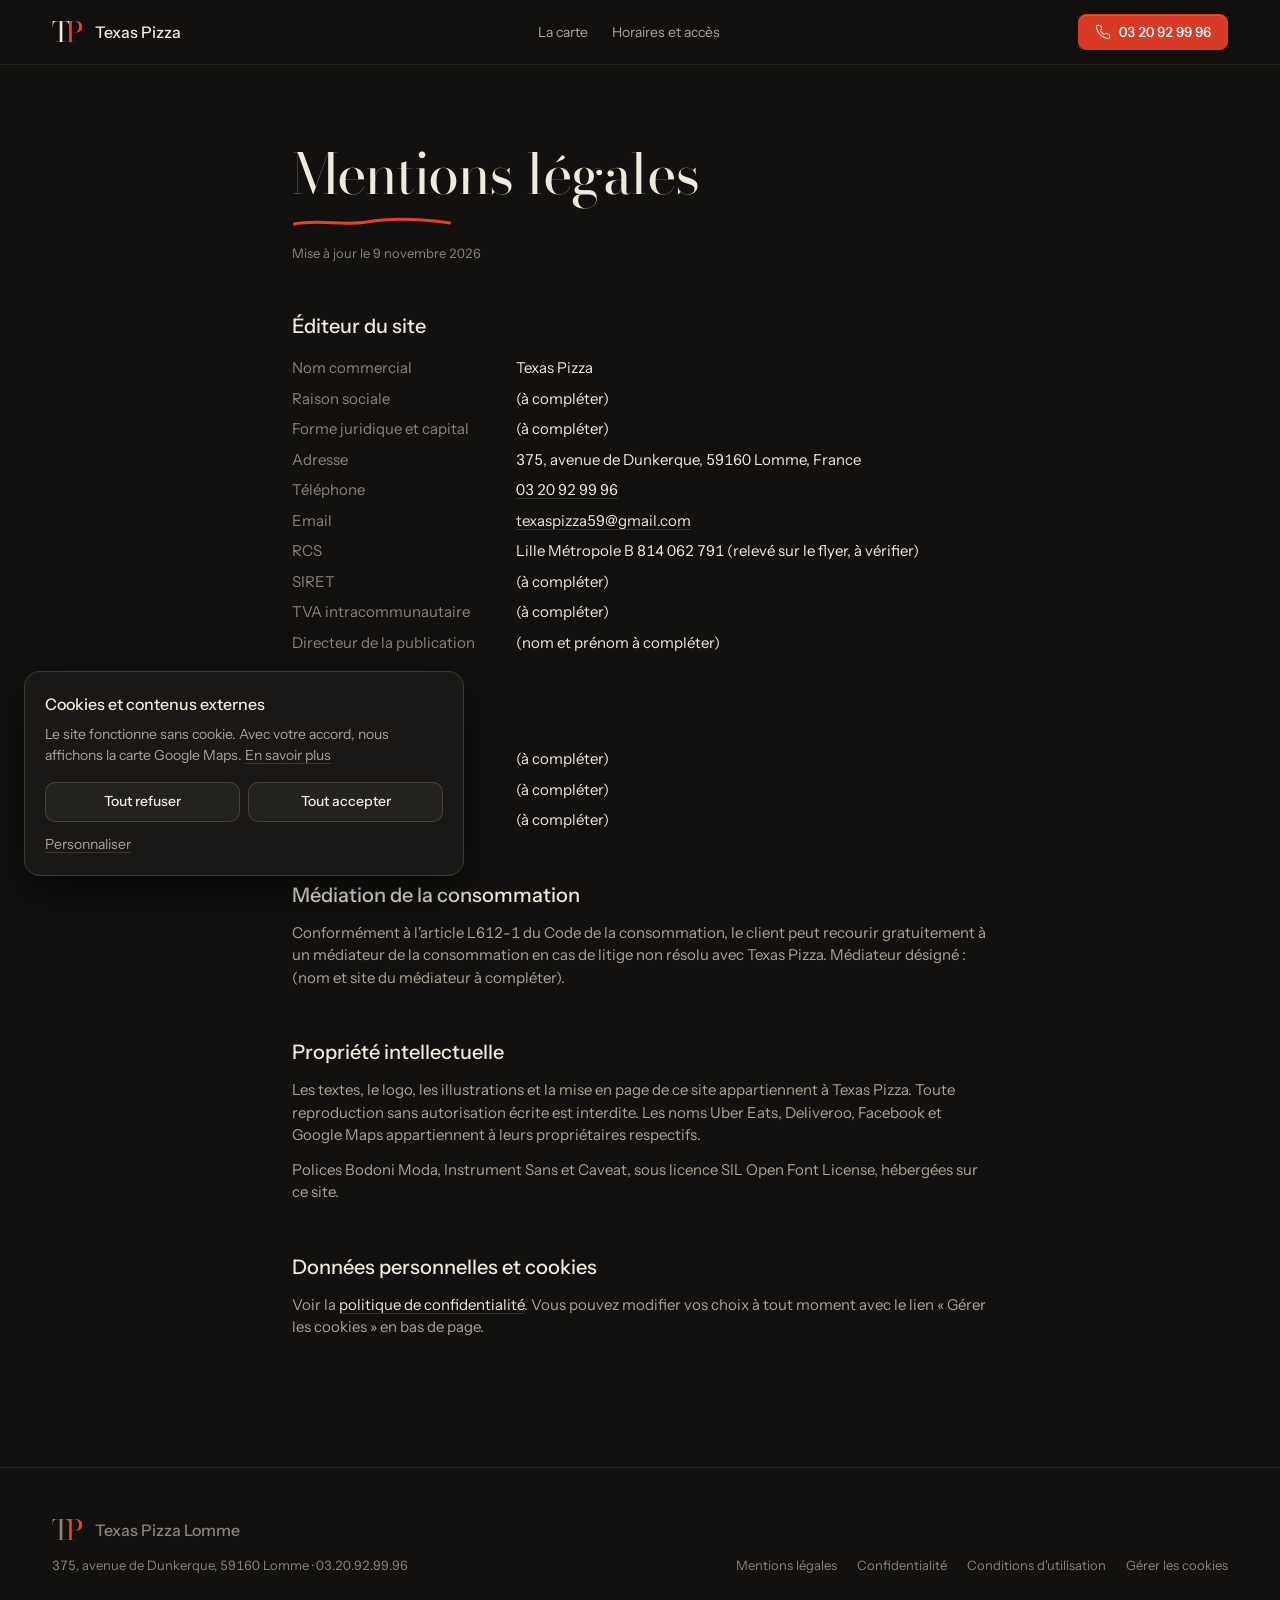
<file: mentions-legales.html>
<!doctype html>
<html lang="fr">
<head>
<meta charset="utf-8">
<meta name="viewport" content="width=device-width, initial-scale=1">
<title>Mentions légales · Texas Pizza Lomme</title>
<meta name="description" content="Mentions légales du site de Texas Pizza, pizzeria à Lomme : éditeur, hébergeur, propriété intellectuelle.">
<link rel="canonical" href="https://www.texaspizza.fr/mentions-legales.html">
<meta name="theme-color" content="#12110f">
<meta property="og:type" content="website">
<meta property="og:site_name" content="Texas Pizza Lomme">
<meta property="og:title" content="Mentions légales · Texas Pizza Lomme">
<meta property="og:description" content="Mentions légales du site de Texas Pizza, pizzeria à Lomme : éditeur, hébergeur, propriété intellectuelle.">
<meta property="og:image" content="https://www.texaspizza.fr/assets/img/og-image.png">
<meta name="twitter:card" content="summary_large_image">
<link rel="icon" href="assets/img/favicon.svg" type="image/svg+xml">
<link rel="icon" href="assets/img/favicon-32.png" sizes="32x32" type="image/png">
<link rel="apple-touch-icon" href="assets/img/apple-touch-icon.png">
<link rel="manifest" href="site.webmanifest">
<link rel="preload" href="assets/fonts/instrument-sans.woff2" as="font" type="font/woff2" crossorigin>
<link rel="stylesheet" href="assets/css/style.css">
<script src="assets/js/site.js" defer></script>
</head>
<body>
<a class="skip" href="#contenu">Aller au contenu</a>
<svg width="0" height="0" style="position:absolute" aria-hidden="true"><defs>
  <symbol id="i-phone" viewBox="0 0 24 24"><path d="M22 16.9v3a2 2 0 0 1-2.2 2 19.8 19.8 0 0 1-8.6-3.1 19.5 19.5 0 0 1-6-6A19.8 19.8 0 0 1 2.1 4.2 2 2 0 0 1 4.1 2h3a2 2 0 0 1 2 1.7c.1 1 .4 1.9.7 2.8a2 2 0 0 1-.5 2.1L8 9.9a16 16 0 0 0 6 6l1.3-1.3a2 2 0 0 1 2.1-.4c.9.3 1.8.6 2.8.7a2 2 0 0 1 1.7 2Z" fill="none" stroke="currentColor" stroke-width="1.5" stroke-linejoin="round"/></symbol>
</defs></svg>
<nav class="nav" aria-label="Navigation principale">
  <div class="wrap">
    <a href="index.html" class="logo" aria-label="Texas Pizza Lomme, accueil"><span class="tp" aria-hidden="true">T<b>P</b></span><span class="name">Texas Pizza</span></a>
    <div class="links"><a href="index.html#carte">La carte</a><a href="index.html#infos">Horaires et accès</a></div>
    <a class="btn primary sm" href="tel:+33320929996" aria-label="Appeler le 03 20 92 99 96" style="margin-left:auto"><svg class="ico" aria-hidden="true"><use href="#i-phone"/></svg><span class="num">03 20 92 99 96</span></a>
  </div>
</nav>
<main id="contenu" class="doc">

<h1>Mentions légales</h1>
<p class="updated">Mise à jour le 9 novembre 2026</p>

<h2>Éditeur du site</h2>
<dl>
  <dt>Nom commercial</dt><dd>Texas Pizza</dd>
  <dt>Raison sociale</dt><dd>(à compléter)</dd>
  <dt>Forme juridique et capital</dt><dd>(à compléter)</dd>
  <dt>Adresse</dt><dd>375, avenue de Dunkerque, 59160 Lomme, France</dd>
  <dt>Téléphone</dt><dd><a href="tel:+33320929996">03 20 92 99 96</a></dd>
  <dt>Email</dt><dd><a data-mail="texaspizza59" data-domain="gmail.com" href="#">texaspizza59 [arobase] gmail.com</a></dd>
  <dt>RCS</dt><dd>Lille Métropole B 814 062 791 (relevé sur le flyer, à vérifier)</dd>
  <dt>SIRET</dt><dd>(à compléter)</dd>
  <dt>TVA intracommunautaire</dt><dd>(à compléter)</dd>
  <dt>Directeur de la publication</dt><dd>(nom et prénom à compléter)</dd>
</dl>

<h2>Hébergeur</h2>
<dl>
  <dt>Nom</dt><dd>(à compléter)</dd>
  <dt>Adresse</dt><dd>(à compléter)</dd>
  <dt>Téléphone</dt><dd>(à compléter)</dd>
</dl>

<h2>Médiation de la consommation</h2>
<p>Conformément à l'article L612-1 du Code de la consommation, le client peut recourir gratuitement à un médiateur de la consommation en cas de litige non résolu avec Texas Pizza. Médiateur désigné : (nom et site du médiateur à compléter).</p>

<h2>Propriété intellectuelle</h2>
<p>Les textes, le logo, les illustrations et la mise en page de ce site appartiennent à Texas Pizza. Toute reproduction sans autorisation écrite est interdite. Les noms Uber Eats, Deliveroo, Facebook et Google Maps appartiennent à leurs propriétaires respectifs.</p>
<p>Polices Bodoni Moda, Instrument Sans et Caveat, sous licence SIL Open Font License, hébergées sur ce site.</p>

<h2>Données personnelles et cookies</h2>
<p>Voir la <a href="confidentialite.html">politique de confidentialité</a>. Vous pouvez modifier vos choix à tout moment avec le lien « Gérer les cookies » en bas de page.</p>

</main>
<footer>
  <div class="wrap">
    <div><a href="index.html" class="logo"><span class="tp" aria-hidden="true">T<b>P</b></span><span class="name">Texas Pizza Lomme</span></a><p style="margin-top:12px">375, avenue de Dunkerque, 59160 Lomme · 03.20.92.99.96</p></div>
    <nav class="foot-links" aria-label="Informations légales">
      <a href="mentions-legales.html">Mentions légales</a>
      <a href="confidentialite.html">Confidentialité</a>
      <a href="cgu.html">Conditions d'utilisation</a>
      <button data-cookie-settings>Gérer les cookies</button>
    </nav>
  </div>
</footer>
</body>
</html>
</file>
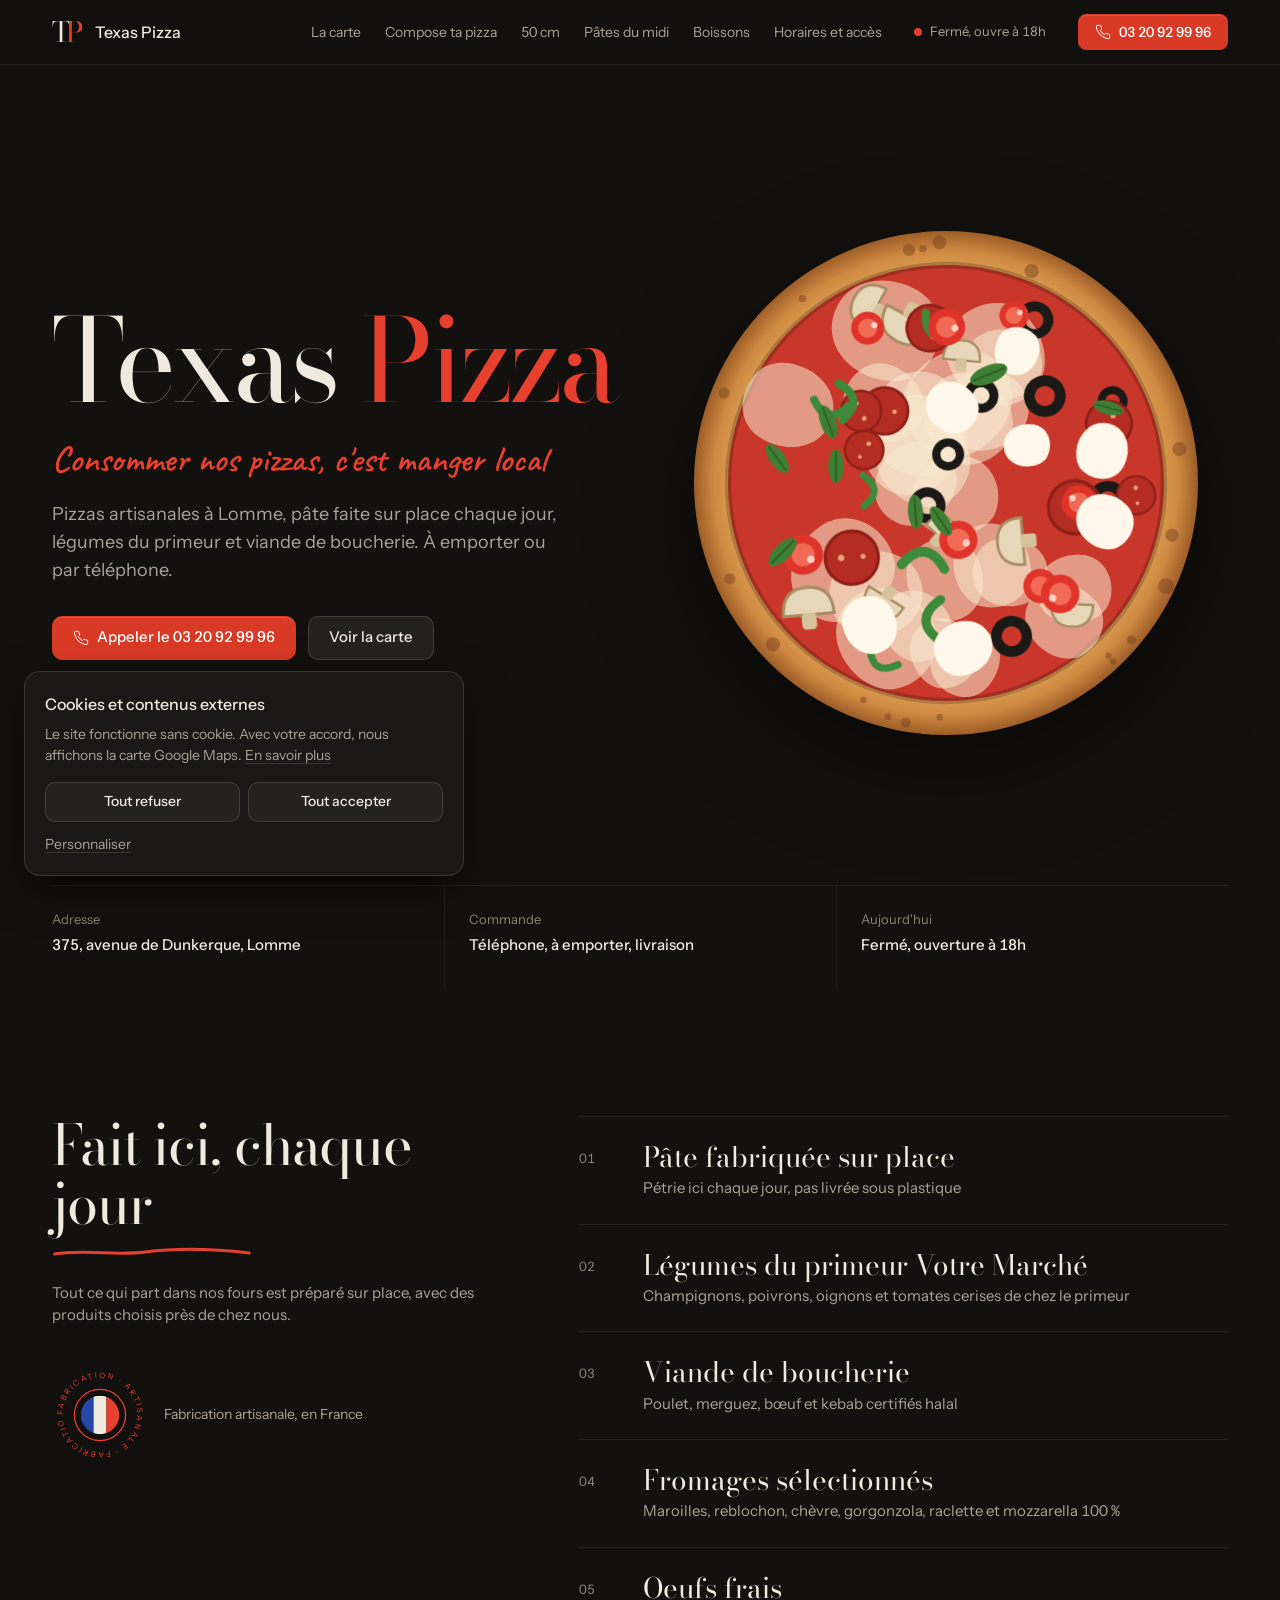
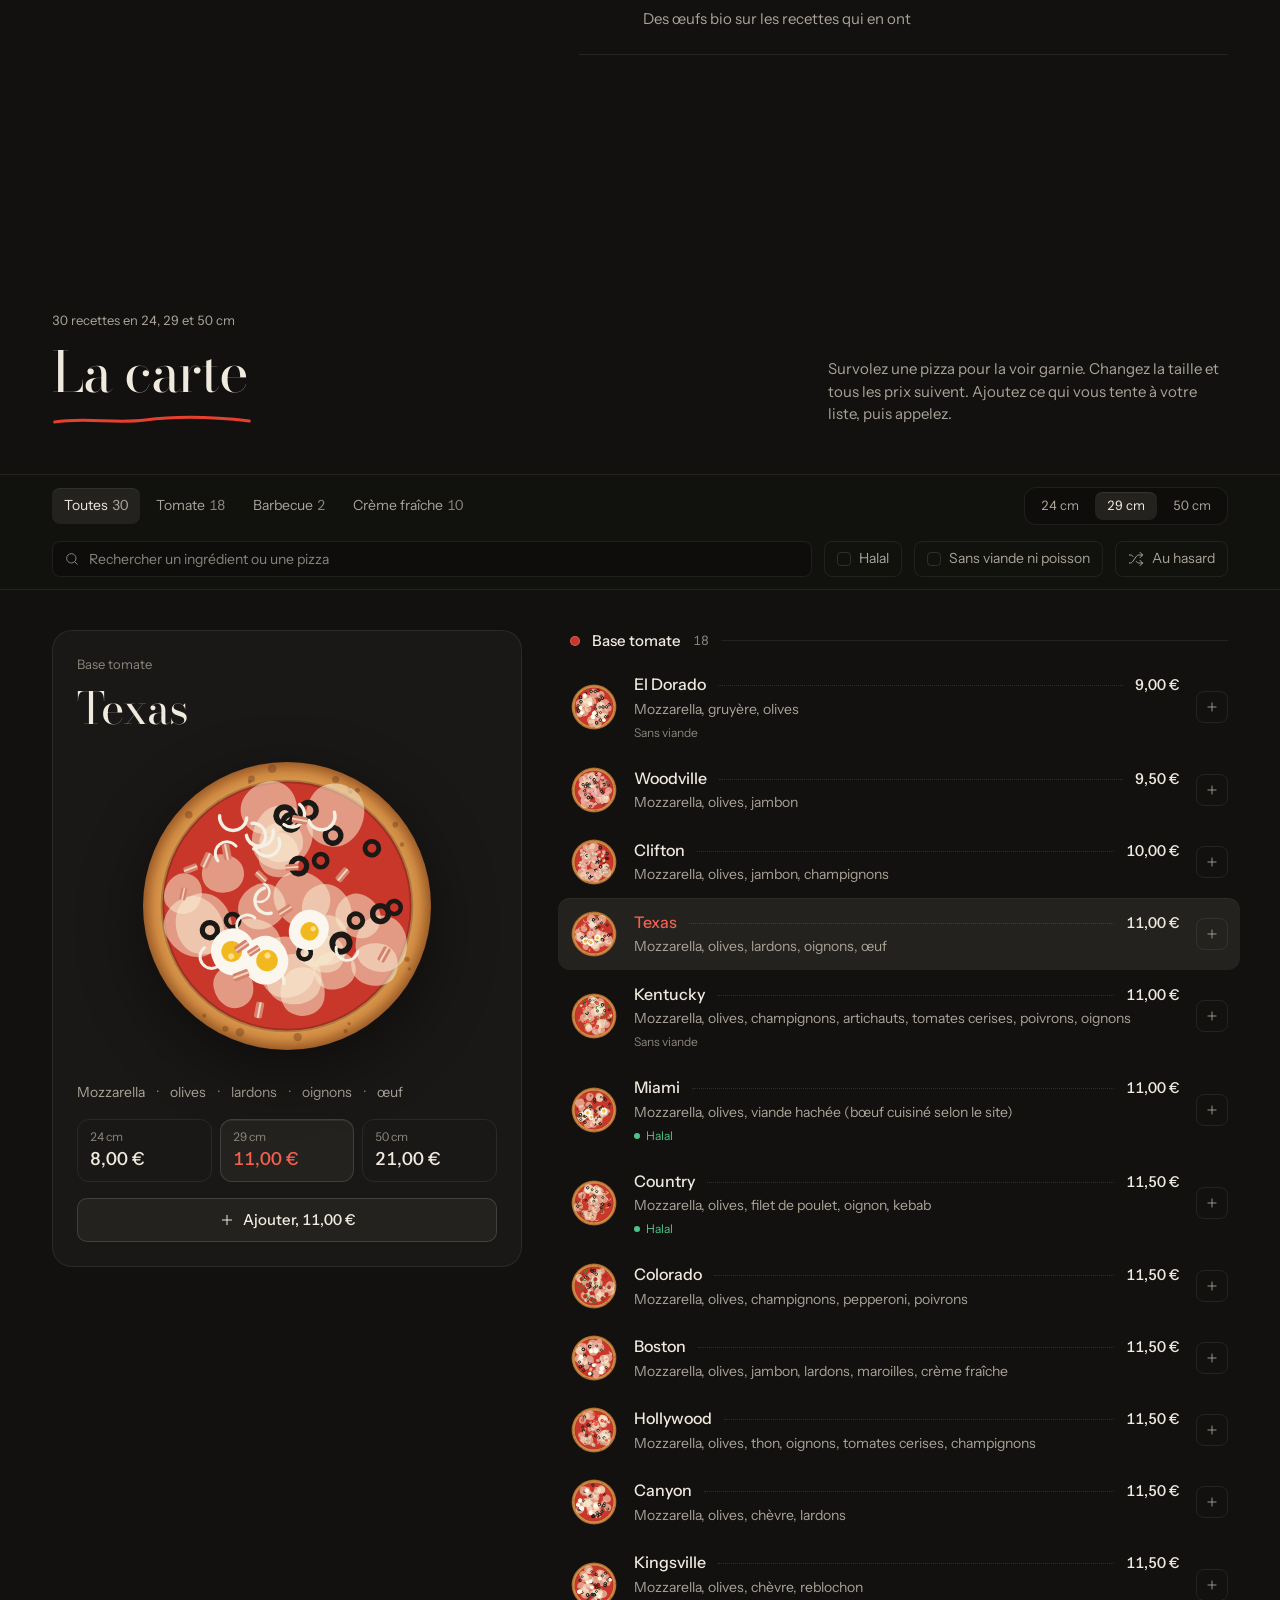
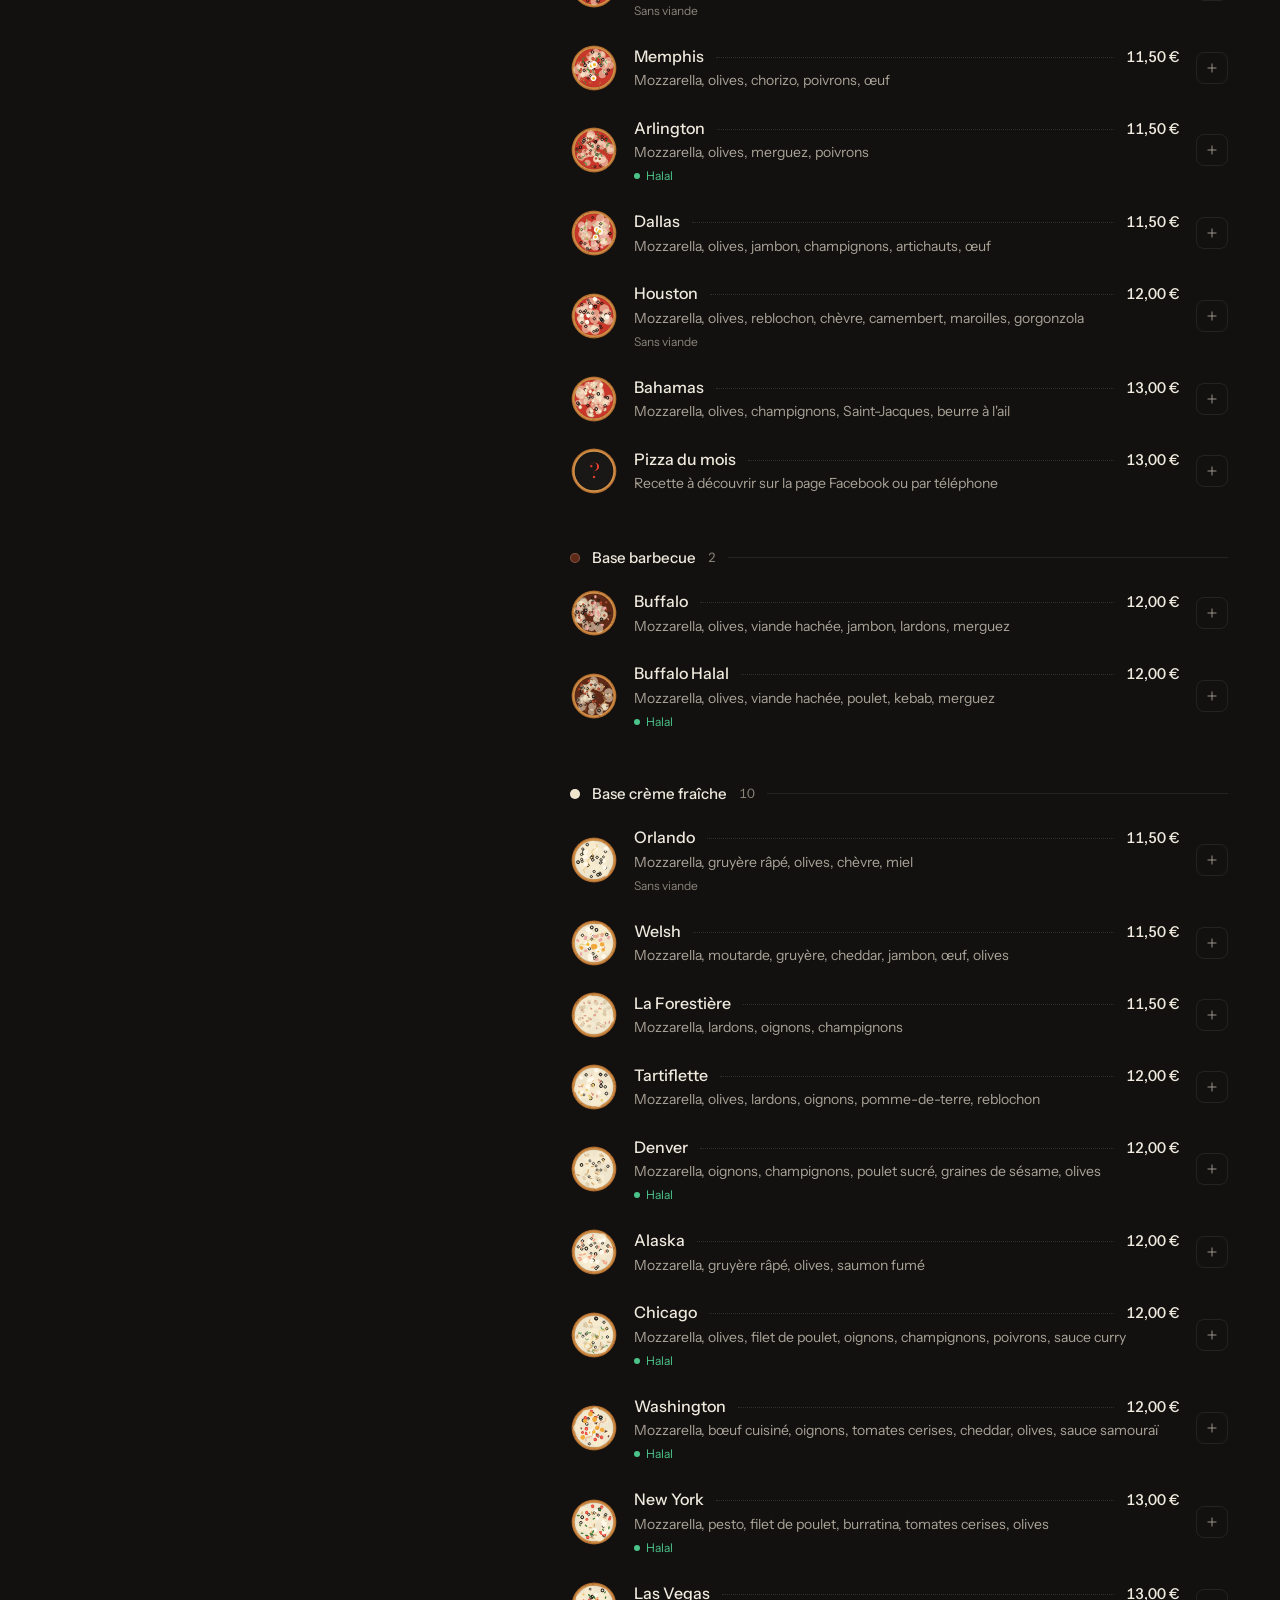
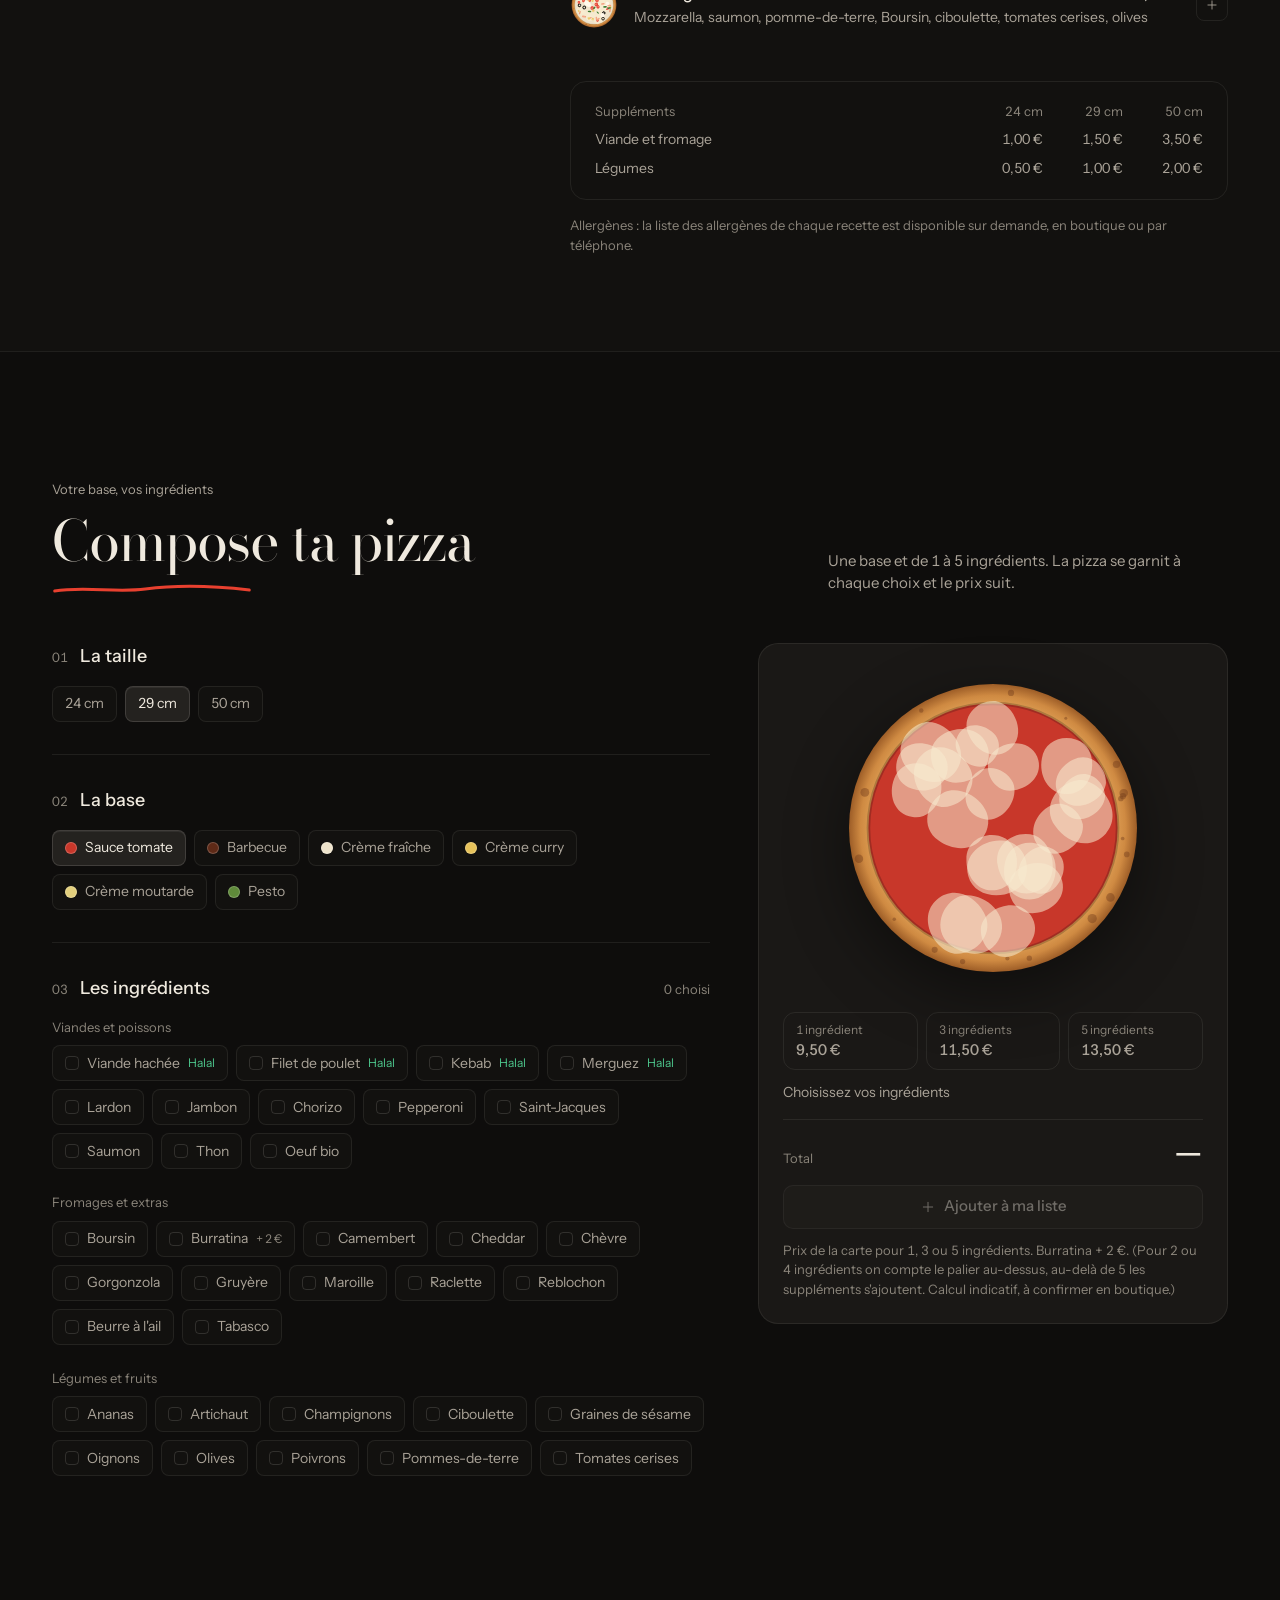
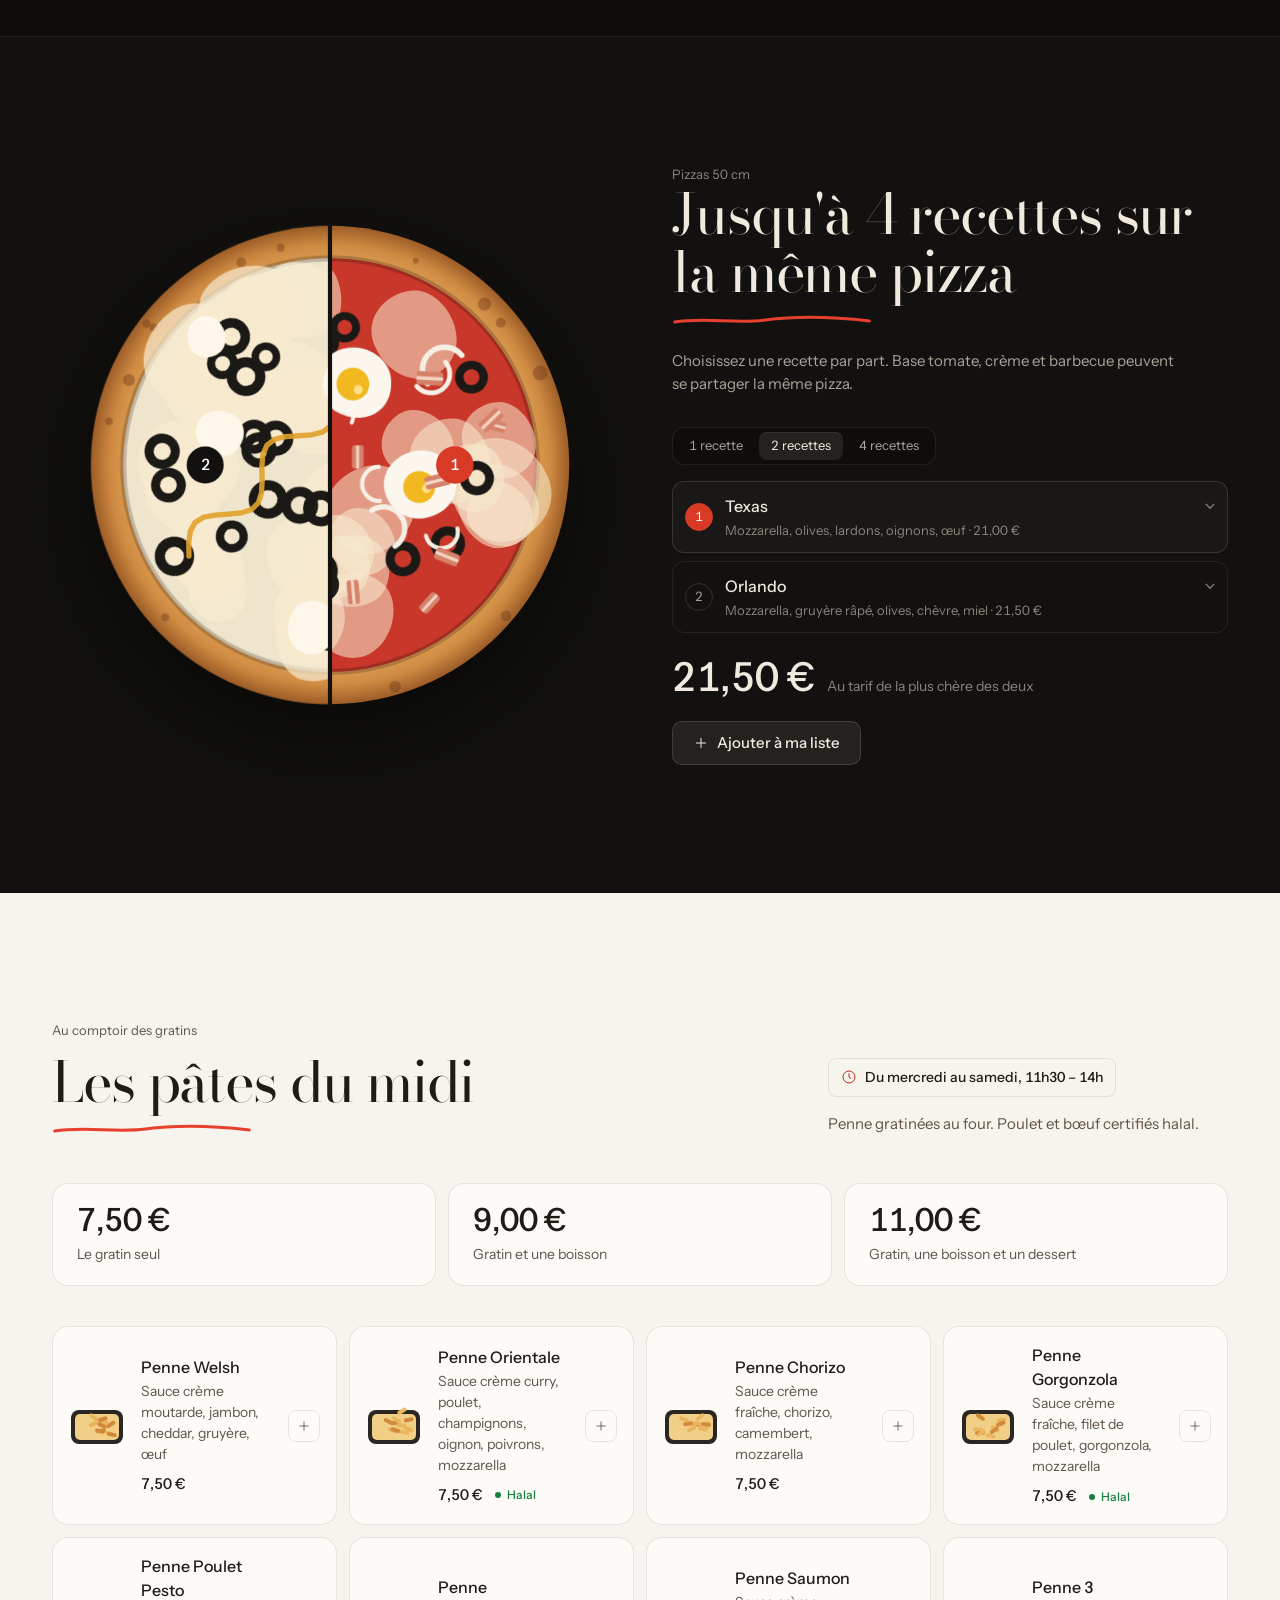
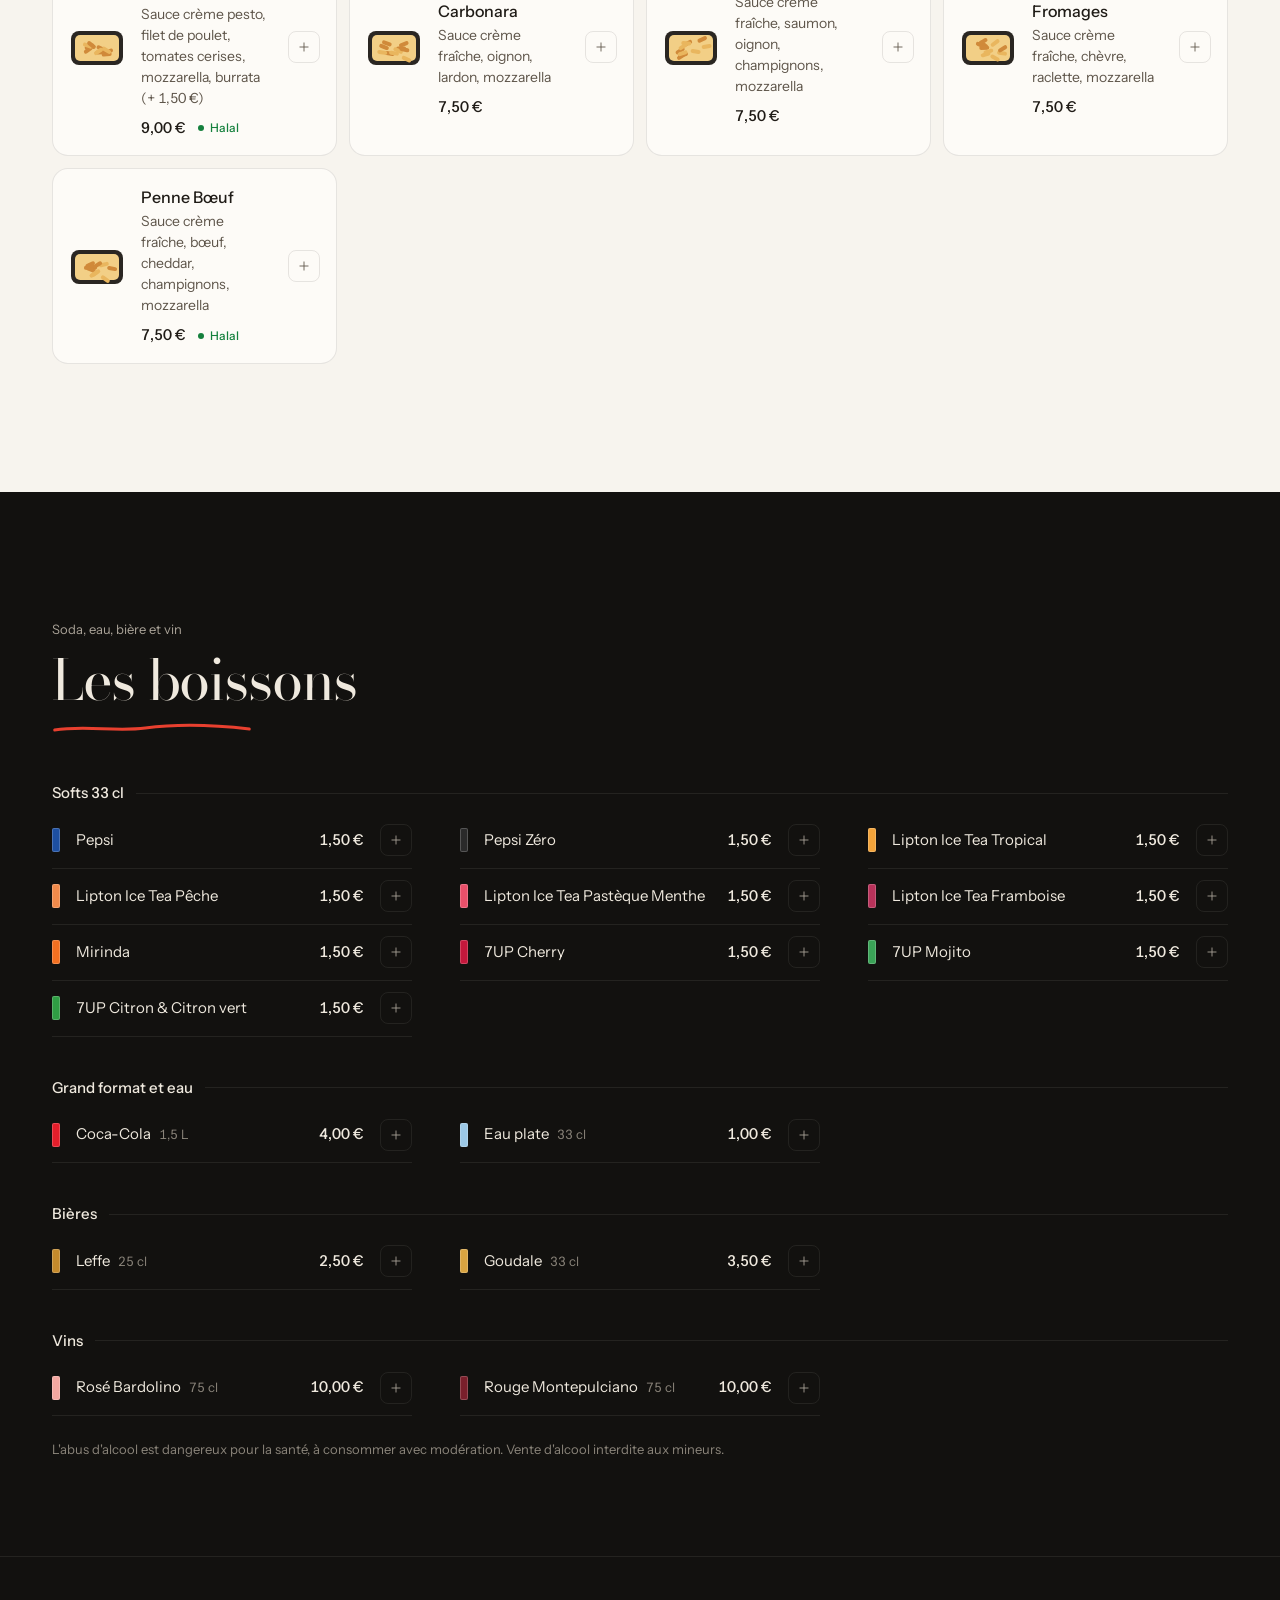
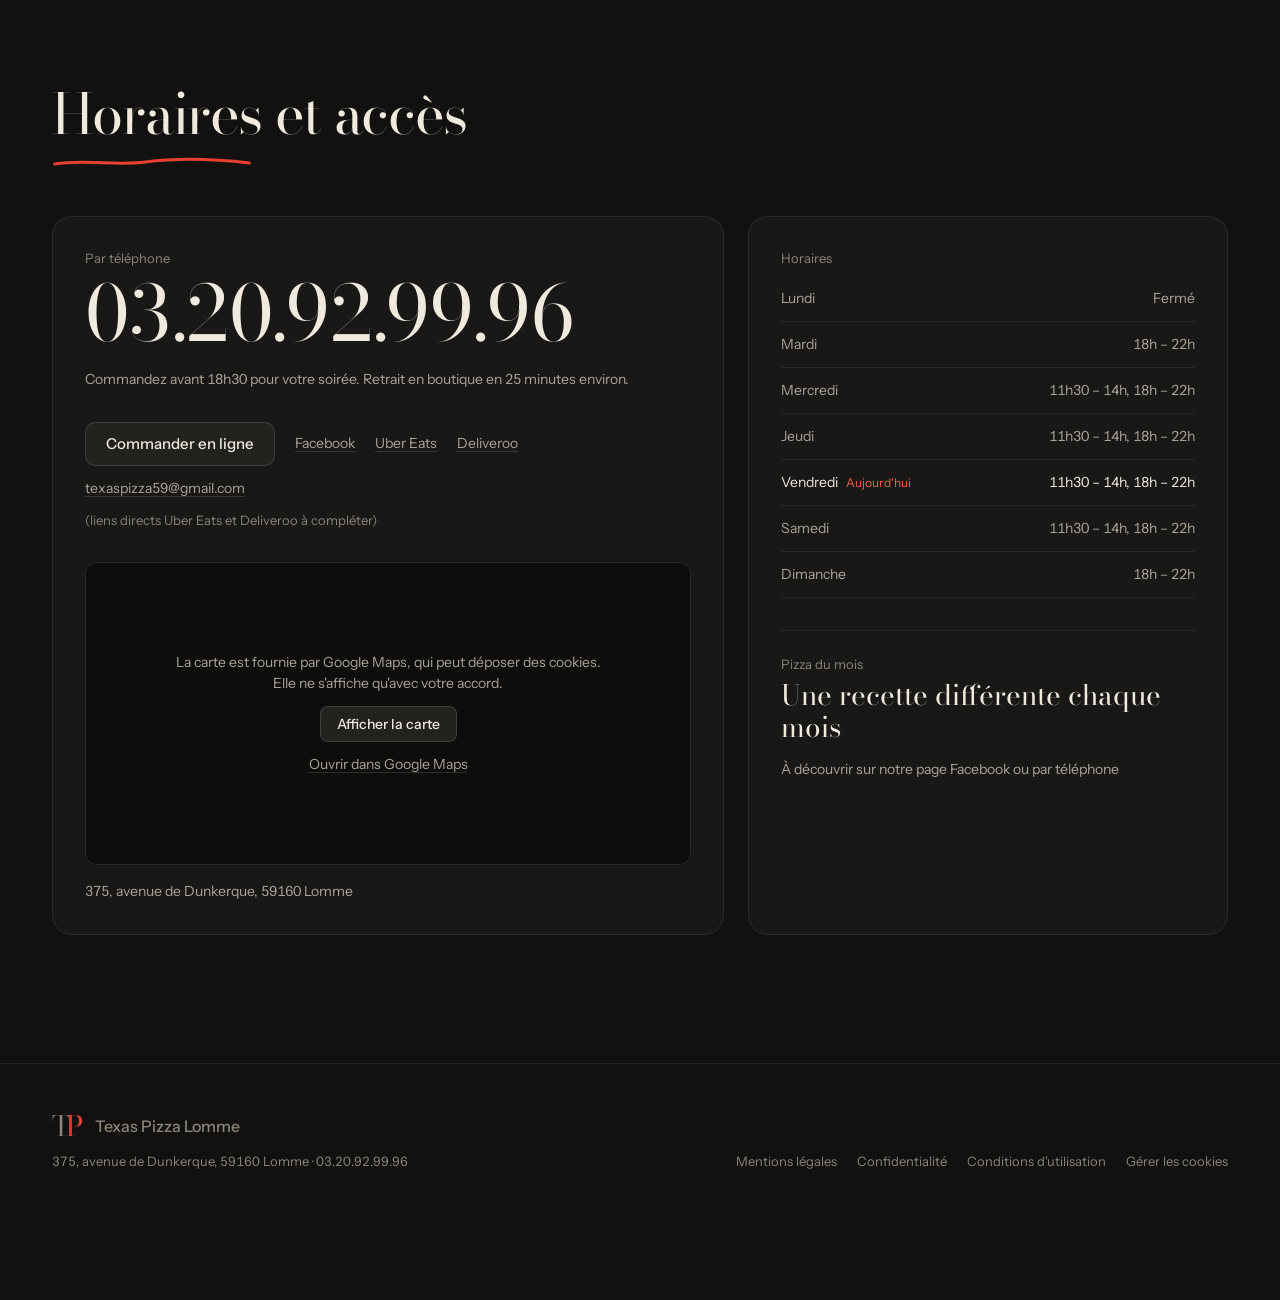
<file: version-claude/texas-pizza.html>
<!doctype html>
<html lang="fr">
<head>
<meta charset="utf-8">
<meta name="viewport" content="width=device-width, initial-scale=1">
<title>Texas Pizza</title>
<meta name="description" content="Pizzeria artisanale à Lomme : pâte faite sur place, légumes du primeur, viande halal. 30 pizzas en 24, 29 et 50 cm. À emporter au 03 20 92 99 96.">
<link rel="canonical" href="https://www.texaspizza.fr/">
<meta name="theme-color" content="#12110f">
<!-- Search Console : collez ici la balise de validation fournie par Google
<meta name="google-site-verification" content="CODE_A_COLLER"> -->

<!-- Réseaux sociaux -->
<meta property="og:type" content="restaurant">
<meta property="og:site_name" content="Texas Pizza Lomme">
<meta property="og:locale" content="fr_FR">
<meta property="og:title" content="Texas Pizza Lomme · Pizzas artisanales">
<meta property="og:description" content="Pâte faite sur place, produits locaux. 30 pizzas en 24, 29 et 50 cm. Commande au 03 20 92 99 96.">
<meta property="og:url" content="https://www.texaspizza.fr/">
<meta property="og:image" content="https://www.texaspizza.fr/assets/img/og-image.png">
<meta property="og:image:width" content="1200">
<meta property="og:image:height" content="630">
<meta property="og:image:alt" content="Texas Pizza Lomme, une pizza garnie sur fond noir">
<meta name="twitter:card" content="summary_large_image">

<!-- Icônes -->
<link rel="icon" href="[data-uri]" type="image/svg+xml">

<!-- Vitesse : polices locales préchargées, scripts différés -->
<style>
/* =========================================================
   Texas Pizza Lomme — feuille de style unique
   Sommaire : polices · variables · base · nav · hero · sections · carte
   · compose · 50 cm · pâtes · boissons · infos · liste · cookies · pages
   ========================================================= */

/* Polices hébergées sur le site (aucune requête vers Google) */
@font-face {
  font-family: "Bodoni Moda";
  font-style: normal;
  font-weight: 400;
  font-display: swap;
  src: url("[data-uri]") format("woff2")
}

@font-face {
  font-family: "Caveat";
  font-style: normal;
  font-weight: 600;
  font-display: swap;
  src: url("[data-uri]") format("woff2")
}

@font-face {
  font-family: "Instrument Sans";
  font-style: normal;
  font-weight: 400 600;
  font-display: swap;
  src: url("[data-uri]") format("woff2")
}

/* ---------------------------------------------------------
   Rampe chaude sombre (le noir du flyer) + un accent : le rouge tomate
   --------------------------------------------------------- */
:root {
  --bg: #12110f;
  --deep: #0e0d0c;
  --card: #1a1816;
  --raise: #24221f;
  --line: rgba(239, 233, 222, .08);
  --line-2: rgba(239, 233, 222, .14);
  --text: #efe9de;
  --text-2: #aaa398;
  --text-3: #8a847a;
  --red: #e8402f;
  /* trait, texte accent sur fond sombre */
  --red-text: #f2614f;
  /* rouge pour le petit texte : 4.5:1 minimum sur toutes les surfaces sombres */
  --red-fill: #d93a26;
  /* fond de bouton, contraste 4.6:1 avec le blanc */
  --red-press: #c2321f;
  --ok: #4cc38a;
  --paper: #f7f4ee;
  --paper-card: #fdfbf7;
  --paper-raise: #efe9df;
  --ink: #1f1b16;
  --ink-2: #5e554a;
  --ink-3: #7b7266;
  --ink-line: rgba(31, 27, 22, .1);
  --display: "Bodoni Moda", Georgia, serif;
  --sans: "Instrument Sans", system-ui, sans-serif;
  --hand: "Caveat", cursive;
  --ease: cubic-bezier(.22, 1, .36, 1);
  --fast: 150ms;
  --enter: 400ms;
  --sig: url("data:image/svg+xml,%3Csvg xmlns='http://www.w3.org/2000/svg' viewBox='0 0 240 12' preserveAspectRatio='none'%3E%3Cpath d='M3 8C40 3 76 10 112 6s84-3 125 1' fill='none' stroke='%23e8402f' stroke-width='3' stroke-linecap='round'/%3E%3C/svg%3E");
}

* {
  box-sizing: border-box;
  margin: 0;
  padding: 0
}

html {
  scroll-behavior: smooth;
  scroll-padding-top: 128px;
  -webkit-text-size-adjust: 100%
}

body {
  background: var(--bg);
  color: var(--text);
  font-family: var(--sans);
  font-size: 15px;
  line-height: 1.5;
  overflow-x: hidden;
  font-variant-numeric: tabular-nums
}

::selection {
  background: var(--red-fill);
  color: #fff
}

a {
  color: inherit;
  text-decoration: none
}

button,
input,
select {
  font: inherit;
  color: inherit
}

button {
  cursor: pointer;
  background: none;
  border: 0
}

:focus-visible {
  outline: 2px solid var(--red);
  outline-offset: 2px;
  border-radius: 8px
}

svg {
  display: block
}

.wrap {
  max-width: 1240px;
  margin: 0 auto;
  padding: 0 32px
}

@media (max-width:640px) {
  .wrap {
    padding: 0 16px
  }
}

.ico {
  width: 16px;
  height: 16px;
  flex: none
}

.meta {
  font-size: 13px;
  color: var(--text-3)
}

.tbc {
  color: var(--text-3);
  font-size: 13px
}

/* Titres de section : serif du logo + trait rouge dessiné (signature) */
.title {
  font-family: var(--display);
  font-weight: 400;
  font-size: clamp(40px, 5vw, 56px);
  line-height: 1.05;
  letter-spacing: -.02em
}

.sig::after {
  content: "";
  display: block;
  width: min(200px, 60%);
  height: 12px;
  margin-top: 12px;
  background: var(--sig) no-repeat 0 0/100% 100%
}

.sec-head {
  display: grid;
  grid-template-columns: minmax(0, 1fr) minmax(0, 400px);
  gap: 24px 48px;
  align-items: end;
  margin-bottom: 48px
}

.sec-head p {
  color: var(--text-2)
}

.sec-head .meta {
  margin-bottom: 12px
}

@media (max-width:800px) {
  .sec-head {
    grid-template-columns: 1fr;
    margin-bottom: 32px
  }
}

/* Boutons */
.btn {
  display: inline-flex;
  align-items: center;
  justify-content: center;
  gap: 8px;
  height: 44px;
  padding: 0 20px;
  border-radius: 10px;
  font-weight: 500;
  font-size: 15px;
  white-space: nowrap;
  background: var(--raise);
  border: 1px solid var(--line-2);
  color: var(--text);
  transition: background-color var(--fast) var(--ease), border-color var(--fast) var(--ease), transform var(--fast) var(--ease)
}

.btn:hover {
  background: #2c2a26
}

.btn:active {
  transform: scale(.98)
}

.btn.primary {
  background: var(--red-fill);
  border-color: var(--red-fill);
  color: #fff;
  box-shadow: inset 0 1px 0 rgba(255, 255, 255, .14)
}

.btn.primary:hover {
  background: var(--red-press);
  border-color: var(--red-press)
}

.btn.sm {
  height: 36px;
  padding: 0 16px;
  font-size: 14px;
  border-radius: 8px
}

.btn:disabled {
  opacity: .4;
  pointer-events: none
}

.textlink {
  color: var(--text-2);
  font-size: 14px;
  text-decoration: underline;
  text-underline-offset: 3px;
  text-decoration-color: var(--line-2);
  transition: color var(--fast) var(--ease)
}

.textlink:hover {
  color: var(--text)
}

/* ============ NAV ============ */
.nav {
  position: sticky;
  top: 0;
  z-index: 60;
  background: rgba(18, 17, 15, .9);
  backdrop-filter: blur(12px);
  -webkit-backdrop-filter: blur(12px);
  border-bottom: 1px solid var(--line)
}

.nav .wrap {
  display: flex;
  align-items: center;
  gap: 32px;
  height: 64px
}

.logo {
  display: flex;
  align-items: center;
  gap: 12px
}

.logo .tp {
  font-family: var(--display);
  font-size: 28px;
  line-height: 1;
  letter-spacing: -.16em;
  padding-right: .16em
}

.logo .tp b {
  font-weight: 400;
  color: var(--red)
}

.logo .name {
  font-weight: 500;
  font-size: 16px
}

.links {
  display: flex;
  gap: 24px;
  margin-left: auto;
  font-size: 14px
}

.links a {
  color: var(--text-2);
  transition: color var(--fast) var(--ease)
}

.links a:hover {
  color: var(--text)
}

.status {
  display: inline-flex;
  align-items: center;
  gap: 8px;
  font-size: 13px;
  color: var(--text-2);
  white-space: nowrap
}

.status i {
  width: 8px;
  height: 8px;
  border-radius: 50%;
  background: var(--text-3)
}

.status.open i {
  background: var(--ok)
}

.status.closed i {
  background: var(--red)
}

@media (max-width:1000px) {
  .links {
    display: none
  }

  .nav .status {
    margin-left: auto
  }
}

@media (max-width:640px) {
  .nav .wrap {
    gap: 16px
  }

  .logo .name {
    display: none
  }

  .nav .btn .num {
    display: none
  }

  .nav .btn {
    padding: 0 12px
  }
}

/* ============ HERO ============ */
.hero {
  padding: 80px 0 0
}

.hero-grid {
  display: grid;
  grid-template-columns: minmax(0, 1fr) minmax(0, 1fr);
  gap: 48px;
  align-items: center;
  min-height: calc(100svh - 64px - 160px)
}

.hero h1 {
  font-family: var(--display);
  font-weight: 400;
  font-size: clamp(64px, 9vw, 120px);
  line-height: .95;
  letter-spacing: -.03em
}

.hero h1 span {
  color: var(--red)
}

.hero .slogan {
  font-family: var(--hand);
  font-weight: 600;
  color: var(--red);
  font-size: clamp(28px, 3vw, 36px);
  line-height: 1.1;
  margin-top: 24px
}

.hero .sub {
  font-size: 18px;
  line-height: 28px;
  color: var(--text-2);
  max-width: 32rem;
  margin-top: 20px
}

.hero .ctas {
  display: flex;
  flex-wrap: wrap;
  gap: 12px;
  margin-top: 32px
}

.hero-pz {
  width: min(100%, 560px);
  aspect-ratio: 1;
  justify-self: center
}

.hero-pz svg {
  width: 100%;
  height: 100%;
  filter: drop-shadow(0 32px 48px rgba(0, 0, 0, .5))
}

.facts {
  display: grid;
  grid-template-columns: repeat(3, 1fr);
  border-top: 1px solid var(--line);
  margin-top: 64px
}

.facts>* {
  padding: 24px 24px 32px 0;
  display: flex;
  flex-direction: column;
  gap: 4px
}

.facts>*+* {
  padding-left: 24px;
  border-left: 1px solid var(--line)
}

.facts b {
  font-weight: 500
}

.facts a {
  transition: color var(--fast) var(--ease)
}

.facts a:hover b {
  color: var(--red-text)
}

.enter {
  animation: enter var(--enter) var(--ease) both
}

.enter.d1 {
  animation-delay: 60ms
}

.enter.d2 {
  animation-delay: 120ms
}

.enter.d3 {
  animation-delay: 180ms
}

@keyframes enter {
  from {
    opacity: 0;
    transform: translateY(8px)
  }
}

@media (max-width:900px) {
  .hero {
    padding-top: 48px
  }

  .hero-grid {
    grid-template-columns: 1fr;
    min-height: 0;
    gap: 32px
  }

  .hero h1 {
    font-size: clamp(56px, 14vw, 80px)
  }

  .hero-pz {
    width: min(88%, 400px)
  }

  .facts {
    grid-template-columns: 1fr;
    margin-top: 48px
  }

  .facts>*,
  .facts>*+* {
    padding: 16px 0;
    border-left: 0;
    border-bottom: 1px solid var(--line)
  }
}

/* ============ SECTIONS ============ */
section {
  padding: 128px 0
}

@media (max-width:700px) {
  section {
    padding: 80px 0
  }
}

/* ============ ENGAGEMENTS ============ */
.engage {
  display: grid;
  grid-template-columns: minmax(0, 5fr) minmax(0, 7fr);
  gap: 64px;
  align-items: start
}

.badge {
  display: flex;
  align-items: center;
  gap: 16px;
  margin-top: 40px;
  color: var(--text-2);
  font-size: 14px
}

.badge svg {
  width: 96px;
  height: 96px
}

.vals {
  list-style: none;
  border-top: 1px solid var(--line)
}

.vals li {
  display: grid;
  grid-template-columns: 48px minmax(0, 1fr);
  gap: 4px 16px;
  padding: 24px 0;
  border-bottom: 1px solid var(--line)
}

.vals .n {
  color: var(--text-3);
  font-size: 13px;
  padding-top: 8px
}

.vals h3 {
  font-family: var(--display);
  font-weight: 400;
  font-size: 28px;
  line-height: 1.15
}

.vals p {
  grid-column: 2;
  color: var(--text-2)
}

@media (max-width:900px) {
  .engage {
    grid-template-columns: 1fr;
    gap: 40px
  }

  .vals li {
    grid-template-columns: 36px minmax(0, 1fr)
  }

  .vals h3 {
    font-size: 24px
  }
}

/* ============ CARTE ============ */
.controls {
  position: sticky;
  top: 64px;
  z-index: 30;
  background: rgba(18, 17, 15, .94);
  backdrop-filter: blur(12px);
  -webkit-backdrop-filter: blur(12px);
  border-block: 1px solid var(--line);
  margin-bottom: 40px
}

.controls .wrap {
  display: flex;
  flex-wrap: wrap;
  gap: 8px 12px;
  align-items: center;
  padding-top: 12px;
  padding-bottom: 12px
}

.cats {
  display: flex;
  gap: 4px;
  overflow-x: auto;
  scrollbar-width: none;
  margin-right: auto
}

.cats::-webkit-scrollbar {
  display: none
}

.cats button {
  height: 36px;
  padding: 0 12px;
  border-radius: 8px;
  font-size: 14px;
  color: var(--text-2);
  white-space: nowrap;
  transition: background-color var(--fast) var(--ease), color var(--fast) var(--ease)
}

.cats button:hover {
  color: var(--text)
}

.cats button span {
  color: var(--text-3);
  margin-left: 4px
}

.cats button[aria-pressed="true"] span {
  color: var(--text-2)
}

.cats button[aria-pressed="true"] {
  background: var(--raise);
  color: var(--text);
  box-shadow: inset 0 1px 0 rgba(255, 255, 255, .06)
}

.seg {
  display: flex;
  gap: 4px;
  background: var(--deep);
  border: 1px solid var(--line);
  border-radius: 12px;
  padding: 4px
}

.seg button {
  height: 28px;
  padding: 0 12px;
  border-radius: 8px;
  font-size: 13px;
  color: var(--text-2);
  white-space: nowrap;
  transition: background-color var(--fast) var(--ease), color var(--fast) var(--ease)
}

.seg button[aria-pressed="true"] {
  background: var(--raise);
  color: var(--text);
  box-shadow: inset 0 1px 0 rgba(255, 255, 255, .08)
}

.break {
  flex-basis: 100%;
  height: 0
}

.search {
  position: relative;
  flex: 1 1 240px
}

.search svg {
  position: absolute;
  left: 12px;
  top: 50%;
  transform: translateY(-50%);
  color: var(--text-3)
}

.search input {
  width: 100%;
  height: 36px;
  background: var(--deep);
  border: 1px solid var(--line);
  border-radius: 8px;
  padding: 0 12px 0 36px;
  font-size: 14px;
  transition: border-color var(--fast) var(--ease)
}

.search input:focus {
  outline: 0;
  border-color: var(--line-2)
}

.search input::placeholder {
  color: var(--text-3)
}

.filter {
  height: 36px;
  padding: 0 12px;
  border-radius: 8px;
  border: 1px solid var(--line);
  font-size: 14px;
  color: var(--text-2);
  display: inline-flex;
  align-items: center;
  gap: 8px;
  transition: background-color var(--fast) var(--ease), color var(--fast) var(--ease), border-color var(--fast) var(--ease)
}

.filter:hover {
  color: var(--text);
  border-color: var(--line-2)
}

.filter[aria-pressed="true"] {
  background: var(--raise);
  color: var(--text);
  border-color: var(--line-2)
}

.filter .box {
  width: 14px;
  height: 14px;
  border-radius: 4px;
  border: 1px solid var(--line-2);
  display: grid;
  place-items: center
}

.filter[aria-pressed="true"] .box {
  background: var(--text);
  border-color: var(--text);
  color: var(--bg)
}

.filter .box svg {
  width: 10px;
  height: 10px;
  opacity: 0
}

.filter[aria-pressed="true"] .box svg {
  opacity: 1
}

.board {
  display: grid;
  grid-template-columns: minmax(0, 5fr) minmax(0, 7fr);
  gap: 48px;
  align-items: start
}

.stage {
  position: sticky;
  top: 192px;
  border: 1px solid var(--line);
  border-radius: 20px;
  background: var(--card);
  padding: 24px;
  display: flex;
  flex-direction: column;
  gap: 16px
}

.stage .head {
  display: flex;
  justify-content: space-between;
  align-items: center;
  gap: 12px
}

.stage h3 {
  font-family: var(--display);
  font-weight: 400;
  font-size: 44px;
  line-height: 1;
  letter-spacing: -.02em;
  margin-top: -4px
}

.stage .plate {
  display: grid;
  place-items: center
}

.stage .plate svg {
  width: 100%;
  max-width: 320px;
  aspect-ratio: 1;
  filter: drop-shadow(0 20px 32px rgba(0, 0, 0, .45))
}

.ings {
  display: flex;
  flex-wrap: wrap;
  gap: 4px 12px;
  color: var(--text-2);
  font-size: 14px
}

.ings span+span::before {
  content: "·";
  margin-right: 12px;
  color: var(--text-3)
}

.prices {
  display: grid;
  grid-template-columns: repeat(3, 1fr);
  gap: 8px
}

.prices button {
  border: 1px solid var(--line);
  border-radius: 12px;
  padding: 8px 12px;
  text-align: left;
  transition: background-color var(--fast) var(--ease), border-color var(--fast) var(--ease)
}

.prices button:hover {
  border-color: var(--line-2)
}

.prices small {
  display: block;
  font-size: 12px;
  color: var(--text-3)
}

.prices b {
  font-weight: 500;
  font-size: 18px
}

.prices button[aria-pressed="true"] {
  background: var(--raise);
  border-color: var(--line-2);
  box-shadow: inset 0 1px 0 rgba(255, 255, 255, .06)
}

.prices button[aria-pressed="true"] b {
  color: var(--red-text)
}

.stage .btn {
  width: 100%
}

.tag {
  display: inline-flex;
  align-items: center;
  gap: 6px;
  font-size: 12px;
  color: var(--text-3);
  white-space: nowrap
}

.tag.h {
  color: var(--ok)
}

.tag.h i {
  width: 6px;
  height: 6px;
  border-radius: 50%;
  background: currentColor
}

.list {
  list-style: none
}

.group {
  display: flex;
  align-items: center;
  gap: 12px;
  padding: 40px 0 8px
}

.group:first-child {
  padding-top: 0
}

.group i {
  width: 10px;
  height: 10px;
  border-radius: 50%;
  flex: none;
  box-shadow: inset 0 0 0 1px rgba(255, 255, 255, .2)
}

.group h4 {
  font-weight: 500;
  font-size: 15px
}

.group span {
  color: var(--text-3);
  font-size: 13px
}

.group hr {
  flex: 1;
  border: 0;
  border-top: 1px solid var(--line)
}

.row {
  display: grid;
  grid-template-columns: 48px minmax(0, 1fr) 32px;
  gap: 16px;
  align-items: center;
  padding: 12px;
  margin: 0 -12px;
  border-radius: 12px;
  cursor: pointer;
  transition: background-color var(--fast) var(--ease)
}

.row:hover {
  background: var(--card)
}

.row.on {
  background: var(--raise);
  box-shadow: inset 0 1px 0 rgba(255, 255, 255, .05)
}

.row .thumb {
  width: 48px;
  height: 48px
}

.row .l1 {
  display: flex;
  align-items: baseline;
  gap: 12px
}

.row h5 {
  font-weight: 500;
  font-size: 16px;
  white-space: nowrap;
  transition: color var(--fast) var(--ease)
}

.row.on h5 {
  color: var(--red-text)
}

.row .dots {
  flex: 1;
  min-width: 16px;
  border-bottom: 1px dotted var(--line-2);
  transform: translateY(-4px)
}

.row .pr {
  font-weight: 500;
  font-size: 15px;
  white-space: nowrap
}

.row p {
  font-size: 14px;
  color: var(--text-2);
  margin-top: 2px
}

.row .tags {
  display: flex;
  gap: 12px;
  margin-top: 4px
}

.row .tags:empty {
  display: none
}

.add {
  width: 32px;
  height: 32px;
  border-radius: 8px;
  border: 1px solid var(--line);
  display: grid;
  place-items: center;
  color: var(--text-2);
  transition: background-color var(--fast) var(--ease), color var(--fast) var(--ease), border-color var(--fast) var(--ease), transform var(--fast) var(--ease)
}

.add:hover {
  background: var(--red-fill);
  border-color: var(--red-fill);
  color: #fff
}

.add:active {
  transform: scale(.96)
}

.add svg {
  width: 14px;
  height: 14px
}

.row.picked {
  animation: picked 1.2s var(--ease)
}

@keyframes picked {

  0%,
  30% {
    background: rgba(232, 64, 47, .14)
  }
}

.empty {
  padding: 48px 0;
  color: var(--text-2);
  text-align: center
}

.supp {
  margin-top: 40px;
  border: 1px solid var(--line);
  border-radius: 16px;
  padding: 20px 24px;
  display: grid;
  grid-template-columns: 1fr repeat(3, 64px);
  gap: 8px 16px;
  font-size: 14px;
  color: var(--text-2)
}

.supp .h {
  color: var(--text-3);
  font-size: 13px
}

.supp span:nth-child(4n+2),
.supp span:nth-child(4n+3),
.supp span:nth-child(4n+4) {
  text-align: right
}

@media (max-width:1000px) {
  .board {
    grid-template-columns: 1fr
  }

  .stage {
    display: none
  }
}

@media (max-width:640px) {
  .controls {
    position: relative;
    top: 0
  }

  .controls .wrap {
    flex-wrap: nowrap;
    overflow-x: auto;
    scrollbar-width: none
  }

  .controls .wrap::-webkit-scrollbar {
    display: none
  }

  .controls .break {
    display: none
  }

  .controls .cats,
  .controls .seg,
  .controls .filter {
    flex: none
  }

  .controls .search {
    flex: 0 0 220px
  }
}

@media (max-width:560px) {
  .row {
    grid-template-columns: 40px minmax(0, 1fr) 32px;
    gap: 12px
  }

  .row .thumb {
    width: 40px;
    height: 40px
  }

  .row h5 {
    white-space: normal
  }

  .supp {
    grid-template-columns: 1fr repeat(3, 52px);
    padding: 16px
  }
}

/* ============ COMPOSE ============ */
#compose {
  background: var(--deep);
  border-block: 1px solid var(--line)
}

.builder {
  display: grid;
  grid-template-columns: minmax(0, 7fr) minmax(0, 5fr);
  gap: 48px;
  align-items: start
}

.step {
  padding: 32px 0;
  border-top: 1px solid var(--line)
}

.step:first-child {
  border-top: 0;
  padding-top: 0
}

.step-h {
  display: flex;
  align-items: baseline;
  gap: 12px;
  margin-bottom: 16px
}

.step-h .n {
  color: var(--text-3);
  font-size: 13px
}

.step-h h3 {
  font-weight: 500;
  font-size: 18px
}

.step-h .c {
  margin-left: auto;
  font-size: 13px;
  color: var(--text-3)
}

.opts {
  display: flex;
  flex-wrap: wrap;
  gap: 8px
}

.opt {
  display: inline-flex;
  align-items: center;
  gap: 8px;
  height: 36px;
  padding: 0 12px;
  border: 1px solid var(--line);
  border-radius: 8px;
  font-size: 14px;
  color: var(--text-2);
  background: var(--bg);
  transition: background-color var(--fast) var(--ease), color var(--fast) var(--ease), border-color var(--fast) var(--ease)
}

.opt:hover {
  color: var(--text);
  border-color: var(--line-2)
}

.opt[aria-pressed="true"] {
  background: var(--raise);
  color: var(--text);
  border-color: var(--line-2);
  box-shadow: inset 0 1px 0 rgba(255, 255, 255, .06)
}

.opt .sw {
  width: 12px;
  height: 12px;
  border-radius: 50%;
  box-shadow: inset 0 0 0 1px rgba(255, 255, 255, .2)
}

.opt .box {
  width: 14px;
  height: 14px;
  border-radius: 4px;
  border: 1px solid var(--line-2);
  display: grid;
  place-items: center
}

.opt[aria-pressed="true"] .box {
  background: var(--red-fill);
  border-color: var(--red-fill);
  color: #fff
}

.opt .box svg {
  width: 10px;
  height: 10px;
  opacity: 0
}

.opt[aria-pressed="true"] .box svg {
  opacity: 1
}

.opt small {
  font-size: 12px;
  color: var(--text-3)
}

.opt small.h {
  color: var(--ok)
}

.ing-cat {
  font-size: 13px;
  color: var(--text-3);
  margin: 24px 0 8px
}

.ing-cat:first-child {
  margin-top: 0
}

.live {
  position: sticky;
  top: 96px;
  background: var(--card);
  border: 1px solid var(--line);
  border-radius: 20px;
  padding: 24px
}

.live svg.pz {
  width: 100%;
  max-width: 320px;
  margin: 0 auto;
  aspect-ratio: 1;
  filter: drop-shadow(0 20px 32px rgba(0, 0, 0, .45))
}

.tiers {
  display: grid;
  grid-template-columns: repeat(3, 1fr);
  gap: 8px;
  margin-top: 24px
}

.tiers div {
  border: 1px solid var(--line);
  border-radius: 12px;
  padding: 8px 12px;
  font-size: 12px;
  color: var(--text-3);
  transition: background-color var(--fast) var(--ease), border-color var(--fast) var(--ease)
}

.tiers div b {
  display: block;
  font-weight: 500;
  font-size: 15px;
  color: var(--text-2)
}

.tiers div.on {
  background: var(--raise);
  border-color: var(--line-2)
}

.tiers div.on b {
  color: var(--red-text)
}

.hint {
  font-size: 14px;
  color: var(--text-2);
  min-height: 20px;
  margin-top: 12px
}

.total {
  display: flex;
  justify-content: space-between;
  align-items: baseline;
  border-top: 1px solid var(--line);
  margin-top: 16px;
  padding-top: 16px
}

.total b {
  font-weight: 500;
  font-size: 32px;
  line-height: 1
}

.fine {
  font-size: 13px;
  color: var(--text-3);
  margin-top: 12px
}

@media (max-width:1000px) {
  .builder {
    grid-template-columns: 1fr
  }

  .live {
    position: relative;
    top: 0;
    order: -1
  }
}

/* ============ 50 CM ============ */
.xl {
  display: grid;
  grid-template-columns: minmax(0, 1fr) minmax(0, 1fr);
  gap: 64px;
  align-items: center
}

.xl-pz {
  width: 100%;
  max-width: 520px;
  margin: 0 auto;
  aspect-ratio: 1
}

.xl-pz svg {
  width: 100%;
  height: 100%;
  filter: drop-shadow(0 28px 44px rgba(0, 0, 0, .5))
}

.xl-pz .slice {
  cursor: pointer
}

.xl-pz .slice .shade {
  opacity: 0;
  transition: opacity var(--fast) var(--ease)
}

.xl-pz .slice:hover .shade {
  opacity: .12
}

.xl p.lead {
  color: var(--text-2);
  margin: 24px 0 32px;
  max-width: 32rem
}

.slots {
  display: grid;
  gap: 8px;
  margin-top: 16px
}

.slot {
  display: grid;
  grid-template-columns: 28px 1fr;
  gap: 12px;
  align-items: center;
  border: 1px solid var(--line);
  border-radius: 12px;
  padding: 12px;
  transition: background-color var(--fast) var(--ease), border-color var(--fast) var(--ease)
}

.slot.sel {
  border-color: var(--line-2);
  background: var(--card)
}

.slot .num {
  width: 28px;
  height: 28px;
  border-radius: 50%;
  border: 1px solid var(--line-2);
  display: grid;
  place-items: center;
  font-size: 13px;
  color: var(--text-2)
}

.slot.sel .num {
  background: var(--red-fill);
  border-color: var(--red-fill);
  color: #fff
}

.slot select {
  width: 100%;
  background: transparent;
  border: 0;
  font-size: 16px;
  font-weight: 500;
  cursor: pointer;
  appearance: none;
  -webkit-appearance: none;
  padding-right: 20px;
  background-image: url("data:image/svg+xml,%3Csvg xmlns='http://www.w3.org/2000/svg' viewBox='0 0 12 8'%3E%3Cpath d='M1 1l5 5 5-5' fill='none' stroke='%238a847a' stroke-width='1.5'/%3E%3C/svg%3E");
  background-repeat: no-repeat;
  background-position: right center;
  background-size: 10px
}

.slot select:focus-visible {
  outline: 2px solid var(--red);
  outline-offset: 4px
}

.slot select option,
.slot select optgroup {
  background: var(--card);
  color: var(--text)
}

.slot small {
  display: block;
  color: var(--text-3);
  font-size: 13px;
  margin-top: 2px
}

.xl-price {
  display: flex;
  align-items: baseline;
  gap: 12px;
  flex-wrap: wrap;
  margin-top: 24px
}

.xl-price b {
  font-weight: 500;
  font-size: 40px;
  line-height: 1
}

.xl-price span {
  color: var(--text-3);
  font-size: 14px
}

@media (max-width:1000px) {
  .xl {
    grid-template-columns: 1fr;
    gap: 40px
  }
}

/* ============ PÂTES (papier clair) ============ */
#pates {
  background: var(--paper);
  color: var(--ink)
}

#pates .sec-head p,
#pates .meta {
  color: var(--ink-2)
}

.noon {
  display: inline-flex;
  align-items: center;
  gap: 8px;
  font-size: 14px;
  font-weight: 500;
  color: var(--ink);
  border: 1px solid var(--ink-line);
  border-radius: 8px;
  padding: 8px 12px;
  margin-bottom: 16px
}

.noon svg {
  color: #b62f1c
}

.formules {
  display: grid;
  grid-template-columns: repeat(3, 1fr);
  gap: 12px;
  margin-bottom: 40px
}

.formules div {
  border-radius: 16px;
  padding: 20px 24px;
  background: var(--paper-card);
  border: 1px solid var(--ink-line)
}

.formules b {
  font-weight: 500;
  font-size: 32px;
  line-height: 1;
  display: block
}

.formules small {
  font-size: 14px;
  color: var(--ink-2);
  display: block;
  margin-top: 8px
}

.pasta {
  display: grid;
  grid-template-columns: repeat(auto-fill, minmax(280px, 1fr));
  gap: 12px
}

.pasta article {
  display: grid;
  grid-template-columns: 56px 1fr 32px;
  gap: 16px;
  align-items: center;
  background: var(--paper-card);
  border: 1px solid var(--ink-line);
  border-radius: 16px;
  padding: 16px
}

.pasta h4 {
  font-weight: 500;
  font-size: 16px
}

.pasta p {
  font-size: 14px;
  color: var(--ink-2);
  margin-top: 2px
}

.pasta .pl {
  display: flex;
  gap: 12px;
  align-items: center;
  margin-top: 8px;
  font-weight: 500
}

.pasta .tag.h {
  color: #15803d
}

.pasta .add {
  border-color: var(--ink-line);
  color: var(--ink-2)
}

.pasta .add:hover {
  color: #fff
}

@media (max-width:760px) {
  .formules {
    grid-template-columns: 1fr
  }
}

/* ============ BOISSONS ============ */
.drinks {
  display: grid;
  grid-template-columns: repeat(auto-fill, minmax(320px, 1fr));
  gap: 0 48px
}

.dgroup {
  grid-column: 1/-1;
  display: flex;
  align-items: center;
  gap: 12px;
  padding: 40px 0 8px
}

.dgroup:first-child {
  padding-top: 0
}

.dgroup h4 {
  font-weight: 500;
  font-size: 15px
}

.dgroup hr {
  flex: 1;
  border: 0;
  border-top: 1px solid var(--line)
}

.drink {
  display: grid;
  grid-template-columns: 8px 1fr auto 32px;
  gap: 16px;
  align-items: center;
  min-height: 56px;
  border-bottom: 1px solid var(--line)
}

.drink .can {
  width: 8px;
  height: 24px;
  border-radius: 2px;
  box-shadow: inset 0 0 0 1px rgba(255, 255, 255, .2)
}

.drink small {
  color: var(--text-3);
  font-size: 13px;
  margin-left: 8px
}

.drink .pr {
  font-weight: 500
}

/* ============ INFOS ============ */
.contact {
  display: grid;
  grid-template-columns: minmax(0, 7fr) minmax(0, 5fr);
  gap: 24px
}

.panel {
  border: 1px solid var(--line);
  border-radius: 20px;
  padding: 32px;
  background: var(--card)
}

.big-phone {
  font-family: var(--display);
  font-size: clamp(44px, 6vw, 80px);
  line-height: 1;
  letter-spacing: -.02em;
  display: inline-block;
  margin-top: 8px;
  transition: color var(--fast) var(--ease)
}

.big-phone:hover {
  color: var(--red-text)
}

.order {
  display: flex;
  flex-wrap: wrap;
  align-items: center;
  gap: 12px 20px;
  margin-top: 32px
}

.note {
  color: var(--text-2);
  margin-top: 16px;
  font-size: 14px
}

.hours {
  width: 100%;
  border-collapse: collapse;
  font-size: 14px;
  margin-top: 8px
}

.hours th,
.hours td {
  padding: 12px 0;
  border-bottom: 1px solid var(--line);
  color: var(--text-2)
}

.hours th {
  text-align: left;
  font-weight: 400
}

.hours td:last-child {
  text-align: right
}

.hours tr.today th,
.hours tr.today td {
  color: var(--text)
}

.hours tr.today th::after {
  content: "Aujourd'hui";
  margin-left: 8px;
  font-size: 12px;
  color: var(--red-text)
}

.map {
  margin-top: 32px;
  border-radius: 12px;
  overflow: hidden;
  border: 1px solid var(--line);
  aspect-ratio: 16/8
}

.map iframe {
  width: 100%;
  height: 100%;
  border: 0;
  filter: grayscale(1) invert(.9) contrast(.9)
}

.month {
  margin-top: 32px;
  padding-top: 24px;
  border-top: 1px solid var(--line)
}

.month h3 {
  font-family: var(--display);
  font-weight: 400;
  font-size: 28px;
  line-height: 1.15;
  margin-top: 4px
}

@media (max-width:900px) {
  .contact {
    grid-template-columns: 1fr
  }

  .panel {
    padding: 24px
  }
}

footer {
  border-top: 1px solid var(--line);
  padding: 48px 0 128px;
  color: var(--text-3);
  font-size: 13px
}

footer .wrap {
  display: flex;
  flex-wrap: wrap;
  justify-content: space-between;
  gap: 24px;
  align-items: flex-end
}

/* ============ MA LISTE ============ */
.dock {
  position: fixed;
  right: 24px;
  bottom: 24px;
  z-index: 70;
  display: flex;
  gap: 8px;
  transition: opacity var(--fast) var(--ease), transform var(--enter) var(--ease)
}

.dock.hide {
  opacity: 0;
  transform: translateY(12px);
  pointer-events: none
}

.dock .btn {
  box-shadow: 0 8px 24px rgba(0, 0, 0, .4)
}

.dock .count {
  background: rgba(255, 255, 255, .18);
  font-size: 13px;
  min-width: 24px;
  height: 20px;
  border-radius: 6px;
  display: grid;
  place-items: center;
  padding: 0 6px
}

.dock .call-m {
  display: none
}

@media (max-width:700px) {
  .dock {
    left: 16px;
    right: 16px;
    bottom: 16px
  }

  .dock.hide {
    opacity: 1;
    transform: none;
    pointer-events: auto
  }

  .dock .btn {
    flex: 1
  }

  .dock .call-m {
    display: inline-flex
  }

  .dock .cart-btn.empty-cart {
    display: none
  }
}

.scrim {
  position: fixed;
  inset: 0;
  background: rgba(0, 0, 0, .55);
  z-index: 80;
  opacity: 0;
  pointer-events: none;
  transition: opacity 200ms var(--ease)
}

.scrim.on {
  opacity: 1;
  pointer-events: auto
}

.drawer {
  position: fixed;
  top: 0;
  right: 0;
  bottom: 0;
  width: min(400px, 100%);
  z-index: 90;
  background: var(--card);
  border-left: 1px solid var(--line);
  transform: translateX(100%);
  transition: transform var(--enter) var(--ease);
  display: flex;
  flex-direction: column
}

.drawer.on {
  transform: none
}

.drawer header {
  display: flex;
  justify-content: space-between;
  align-items: center;
  padding: 20px 24px;
  border-bottom: 1px solid var(--line)
}

.drawer header h3 {
  font-weight: 500;
  font-size: 18px
}

.drawer .x {
  width: 32px;
  height: 32px;
  border-radius: 8px;
  border: 1px solid var(--line);
  display: grid;
  place-items: center;
  color: var(--text-2)
}

.drawer ul {
  list-style: none;
  flex: 1;
  overflow: auto;
  padding: 8px 24px
}

.drawer li {
  display: grid;
  grid-template-columns: 1fr auto;
  gap: 4px 12px;
  padding: 16px 0;
  border-bottom: 1px solid var(--line)
}

.drawer li b {
  font-weight: 500
}

.drawer li small {
  grid-column: 1;
  color: var(--text-3);
  font-size: 13px
}

.drawer li .pr {
  text-align: right
}

.qty {
  display: flex;
  align-items: center;
  gap: 4px;
  grid-column: 2;
  grid-row: 2;
  justify-self: end
}

.qty button {
  width: 28px;
  height: 28px;
  border-radius: 6px;
  border: 1px solid var(--line);
  color: var(--text-2)
}

.qty span {
  min-width: 24px;
  text-align: center
}

.drawer footer {
  padding: 20px 24px 24px;
  border-top: 1px solid var(--line);
  color: var(--text)
}

.drawer .sum {
  display: flex;
  justify-content: space-between;
  align-items: baseline;
  margin-bottom: 16px
}

.drawer .sum span {
  color: var(--text-3);
  font-size: 13px
}

.drawer .sum b {
  font-weight: 500;
  font-size: 28px
}

.drawer .btn {
  width: 100%
}

.drawer .empty-msg {
  padding: 40px 0;
  color: var(--text-3);
  text-align: center;
  border: 0;
  display: block
}

.drawer .textlink {
  margin-top: 12px;
  display: inline-block
}

/* Garniture : les ingrédients se posent quand ils changent */
.tp {
  animation: place 360ms var(--ease) both;
  transform-box: fill-box;
  transform-origin: center
}

@keyframes place {
  from {
    opacity: 0;
    transform: translateY(-6px) scale(1.25)
  }
}

.dz {
  stroke-dasharray: 1;
  stroke-dashoffset: 1;
  animation: pour 600ms 200ms var(--ease) forwards
}

@keyframes pour {
  to {
    stroke-dashoffset: 0
  }
}

@media (prefers-reduced-motion:reduce) {

  *,
  *::before,
  *::after {
    animation: none !important;
    transition: none !important
  }

  .dz {
    stroke-dashoffset: 0
  }
}

/* ============ ACCESSIBILITÉ ============ */
.skip {
  position: absolute;
  left: 16px;
  top: -48px;
  z-index: 100;
  background: var(--text);
  color: var(--bg);
  padding: 8px 12px;
  border-radius: 8px;
  font-weight: 500;
  transition: top var(--fast) var(--ease)
}

.skip:focus {
  top: 12px
}

.sr-only {
  position: absolute;
  width: 1px;
  height: 1px;
  padding: 0;
  margin: -1px;
  overflow: hidden;
  clip: rect(0, 0, 0, 0);
  white-space: nowrap;
  border: 0
}

/* ============ CARTE GOOGLE MAPS (chargée après accord) ============ */
.map-ph {
  display: flex;
  flex-direction: column;
  align-items: center;
  justify-content: center;
  gap: 12px;
  height: 100%;
  padding: 24px;
  text-align: center;
  background: var(--deep);
  color: var(--text-2);
  font-size: 14px
}

.map-ph p {
  max-width: 28rem
}

/* ============ BANDEAU COOKIES ============ */
.cookie {
  position: fixed;
  left: 24px;
  bottom: 24px;
  z-index: 95;
  width: min(440px, calc(100% - 32px));
  background: var(--card);
  border: 1px solid var(--line-2);
  border-radius: 16px;
  padding: 20px;
  box-shadow: 0 16px 40px rgba(0, 0, 0, .5);
  animation: enter var(--enter) var(--ease) both
}

.cookie[hidden] {
  display: none
}

.cookie h2 {
  font-weight: 500;
  font-size: 16px
}

.cookie p {
  color: var(--text-2);
  font-size: 14px;
  margin-top: 8px
}

.cookie .row-btns {
  display: grid;
  grid-template-columns: 1fr 1fr;
  gap: 8px;
  margin-top: 16px
}

.cookie .row-btns .btn {
  height: 40px;
  font-size: 14px
}

.cookie .more {
  margin-top: 12px
}

.cookie fieldset[hidden] {
  display: none
}

.cookie fieldset {
  border: 0;
  margin-top: 12px;
  display: grid;
  gap: 8px
}

.cookie label {
  display: grid;
  grid-template-columns: 20px 1fr;
  gap: 8px;
  align-items: start;
  font-size: 14px;
  color: var(--text)
}

.cookie label small {
  display: block;
  color: var(--text-3);
  font-size: 13px
}

.cookie input {
  width: 16px;
  height: 16px;
  margin-top: 2px;
  accent-color: var(--red-fill)
}

@media (max-width:640px) {
  .cookie {
    left: 16px;
    bottom: 88px
  }
}

/* ============ PAGES SIMPLES (légal, 404) ============ */
.doc {
  max-width: 760px;
  margin: 0 auto;
  padding: 80px 32px 128px
}

.doc h1 {
  font-family: var(--display);
  font-weight: 400;
  font-size: clamp(40px, 6vw, 56px);
  line-height: 1.05;
  letter-spacing: -.02em
}

.doc h1::after {
  content: "";
  display: block;
  width: 160px;
  height: 12px;
  margin-top: 12px;
  background: var(--sig) no-repeat 0 0/100% 100%
}

.doc .updated {
  color: var(--text-3);
  font-size: 13px;
  margin-top: 16px
}

.doc h2 {
  font-weight: 500;
  font-size: 20px;
  margin-top: 48px
}

.doc h3 {
  font-weight: 500;
  font-size: 16px;
  margin-top: 24px
}

.doc p,
.doc li {
  color: var(--text-2);
  margin-top: 12px
}

.doc ul {
  padding-left: 20px
}

.doc a {
  color: var(--text);
  text-decoration: underline;
  text-underline-offset: 3px;
  text-decoration-color: var(--line-2)
}

.doc dl {
  display: grid;
  grid-template-columns: 200px 1fr;
  gap: 8px 24px;
  margin-top: 16px;
  font-size: 15px
}

.doc dt {
  color: var(--text-3)
}

.doc dd {
  color: var(--text)
}

@media (max-width:640px) {
  .doc {
    padding: 48px 16px 96px
  }

  .doc dl {
    grid-template-columns: 1fr;
    gap: 2px
  }

  .doc dd {
    margin-bottom: 12px
  }
}

.e404 {
  min-height: calc(100svh - 64px);
  display: grid;
  place-items: center;
  text-align: center;
  padding: 48px 16px
}

.e404 .big {
  font-family: var(--display);
  font-size: clamp(120px, 22vw, 220px);
  line-height: .9;
  letter-spacing: -.04em
}

.e404 .big span {
  color: var(--red)
}

.e404 p {
  color: var(--text-2);
  margin-top: 16px
}

.e404 .ctas {
  display: flex;
  flex-wrap: wrap;
  justify-content: center;
  gap: 12px;
  margin-top: 32px
}

.foot-links {
  display: flex;
  flex-wrap: wrap;
  gap: 8px 20px
}

.foot-links a,
.foot-links button {
  color: var(--text-3);
  font-size: 13px;
  transition: color var(--fast) var(--ease)
}

.foot-links a:hover,
.foot-links button:hover {
  color: var(--text)
}
</style>

<script type="application/ld+json">
{
  "@context": "https://schema.org",
  "@type": "Restaurant",
  "name": "Texas Pizza",
  "url": "https://www.texaspizza.fr/",
  "image": "https://www.texaspizza.fr/assets/img/og-image.png",
  "telephone": "+33320929996",
  "servesCuisine": ["Pizza", "Pâtes"],
  "priceRange": "€",
  "hasMenu": "https://www.texaspizza.fr/#carte",
  "address": {
    "@type": "PostalAddress",
    "streetAddress": "375 Avenue de Dunkerque",
    "postalCode": "59160",
    "addressLocality": "Lomme",
    "addressCountry": "FR"
  },
  "openingHoursSpecification": [
    {"@type": "OpeningHoursSpecification", "dayOfWeek": ["Tuesday", "Sunday"], "opens": "18:00", "closes": "22:00"},
    {"@type": "OpeningHoursSpecification", "dayOfWeek": ["Wednesday", "Thursday", "Friday", "Saturday"], "opens": "11:30", "closes": "14:00"},
    {"@type": "OpeningHoursSpecification", "dayOfWeek": ["Wednesday", "Thursday", "Friday", "Saturday"], "opens": "18:00", "closes": "22:00"}
  ],
  "sameAs": ["https://www.facebook.com/texaspizzalomme"]
}
</script>
</head>
<body>
<a class="skip" href="#carte">Aller à la carte</a>

<!-- Sprite : dégradé de la croûte + icônes au trait -->
<svg width="0" height="0" style="position:absolute" aria-hidden="true">
  <defs>
    <radialGradient id="crust">
      <stop offset=".80" stop-color="#e5a85c"/>
      <stop offset=".92" stop-color="#cf8a42"/>
      <stop offset="1" stop-color="#9d5d27"/>
    </radialGradient>
    <symbol id="i-plus" viewBox="0 0 24 24"><path d="M12 5v14M5 12h14" fill="none" stroke="currentColor" stroke-width="1.5" stroke-linecap="round"/></symbol>
    <symbol id="i-x" viewBox="0 0 24 24"><path d="M6 6l12 12M18 6L6 18" fill="none" stroke="currentColor" stroke-width="1.5" stroke-linecap="round"/></symbol>
    <symbol id="i-phone" viewBox="0 0 24 24"><path d="M22 16.9v3a2 2 0 0 1-2.2 2 19.8 19.8 0 0 1-8.6-3.1 19.5 19.5 0 0 1-6-6A19.8 19.8 0 0 1 2.1 4.2 2 2 0 0 1 4.1 2h3a2 2 0 0 1 2 1.7c.1 1 .4 1.9.7 2.8a2 2 0 0 1-.5 2.1L8 9.9a16 16 0 0 0 6 6l1.3-1.3a2 2 0 0 1 2.1-.4c.9.3 1.8.6 2.8.7a2 2 0 0 1 1.7 2Z" fill="none" stroke="currentColor" stroke-width="1.5" stroke-linejoin="round"/></symbol>
    <symbol id="i-search" viewBox="0 0 24 24"><circle cx="11" cy="11" r="7" fill="none" stroke="currentColor" stroke-width="1.5"/><path d="M20 20l-4-4" stroke="currentColor" stroke-width="1.5" stroke-linecap="round"/></symbol>
    <symbol id="i-shuffle" viewBox="0 0 24 24"><path d="M2 18h1.4c1.3 0 2.5-.6 3.3-1.7l6.1-8.6c.7-1.1 2-1.7 3.3-1.7H22M18 2l4 4-4 4M2 6h1.9c1.5 0 2.9.9 3.6 2.2M22 18h-5.9c-1.3 0-2.6-.7-3.3-1.8l-.5-.8M18 14l4 4-4 4" fill="none" stroke="currentColor" stroke-width="1.5" stroke-linecap="round" stroke-linejoin="round"/></symbol>
    <symbol id="i-bag" viewBox="0 0 24 24"><path d="M6 7h12l-1 14H7L6 7Z" fill="none" stroke="currentColor" stroke-width="1.5" stroke-linejoin="round"/><path d="M9 7V6a3 3 0 0 1 6 0v1" fill="none" stroke="currentColor" stroke-width="1.5"/></symbol>
    <symbol id="i-check" viewBox="0 0 24 24"><path d="M5 12.5l4.5 4.5L19 7.5" fill="none" stroke="currentColor" stroke-width="2.5" stroke-linecap="round" stroke-linejoin="round"/></symbol>
    <symbol id="i-clock" viewBox="0 0 24 24"><circle cx="12" cy="12" r="9" fill="none" stroke="currentColor" stroke-width="1.5"/><path d="M12 7v5l3 2" fill="none" stroke="currentColor" stroke-width="1.5" stroke-linecap="round"/></symbol>
  </defs>
</svg>

<nav class="nav" aria-label="Navigation principale">
  <div class="wrap">
    <a href="#top" class="logo" aria-label="Texas Pizza Lomme, accueil"><span class="tp" aria-hidden="true">T<b>P</b></span><span class="name">Texas Pizza</span></a>
    <div class="links">
      <a href="#carte">La carte</a>
      <a href="#compose">Compose ta pizza</a>
      <a href="#xl">50 cm</a>
      <a href="#pates">Pâtes du midi</a>
      <a href="#boissons">Boissons</a>
      <a href="#infos">Horaires et accès</a>
    </div>
    <span class="status" data-status role="status"><i aria-hidden="true"></i><span>Horaires</span></span>
    <a class="btn primary sm" href="tel:+33320929996" aria-label="Appeler le 03 20 92 99 96"><svg class="ico" aria-hidden="true"><use href="#i-phone"/></svg><span class="num">03 20 92 99 96</span></a>
  </div>
</nav>

<main>
<header class="hero" id="top">
  <div class="wrap">
    <div class="hero-grid">
      <div>
        <h1 class="enter">Texas <span>Pizza</span></h1>
        <p class="slogan enter d1">Consommer nos pizzas, c'est manger local</p>
        <p class="sub enter d2">Pizzas artisanales à Lomme, pâte faite sur place chaque jour, légumes du primeur et viande de boucherie. À emporter ou par téléphone.</p>
        <div class="ctas enter d3">
          <a class="btn primary" href="tel:+33320929996"><svg class="ico" aria-hidden="true"><use href="#i-phone"/></svg>Appeler le 03 20 92 99 96</a>
          <a class="btn" href="#carte">Voir la carte</a>
        </div>
      </div>
      <div class="hero-pz" id="hero-pz" role="img" aria-label="Pizza garnie d'olives, champignons, pepperoni, poivrons, tomates cerises et chèvre"></div>
    </div>
    <div class="facts">
      <a href="https://www.google.com/maps/search/?api=1&amp;query=375+Avenue+de+Dunkerque+59160+Lomme" target="_blank" rel="noopener"><span class="meta">Adresse</span><b>375, avenue de Dunkerque, Lomme</b></a>
      <a href="#infos"><span class="meta">Commande</span><b>Téléphone, à emporter, livraison</b></a>
      <div><span class="meta">Aujourd'hui</span><b data-status-long>Voir les horaires</b></div>
    </div>
  </div>
</header>

<section id="engagements" aria-labelledby="t-engage">
  <div class="wrap engage">
    <div>
      <h2 class="title sig" id="t-engage">Fait ici, chaque jour</h2>
      <p style="color:var(--text-2);margin-top:24px;max-width:28rem">Tout ce qui part dans nos fours est préparé sur place, avec des produits choisis près de chez nous.</p>
      <div class="badge">
        <svg viewBox="0 0 150 150" aria-hidden="true">
          <defs><path id="sc" d="M75 75m-58 0a58 58 0 1 1 116 0a58 58 0 1 1-116 0"/><clipPath id="fc"><circle cx="75" cy="75" r="30"/></clipPath></defs>
          <text font-family="Instrument Sans" font-size="12" letter-spacing="3" fill="#e8402f"><textPath href="#sc">FABRICATION · ARTISANALE · FABRICATION · ARTISANALE ·</textPath></text>
          <circle cx="75" cy="75" r="40" fill="none" stroke="#e8402f" stroke-width="2"/>
          <g clip-path="url(#fc)"><rect x="45" y="45" width="20" height="60" fill="#2348a8"/><rect x="65" y="45" width="20" height="60" fill="#efe9de"/><rect x="85" y="45" width="20" height="60" fill="#e8402f"/></g>
        </svg>
        <span>Fabrication artisanale, en France</span>
      </div>
    </div>
    <ol class="vals">
      <li><span class="n" aria-hidden="true">01</span><h3>Pâte fabriquée sur place</h3><p>Pétrie ici chaque jour, pas livrée sous plastique</p></li>
      <li><span class="n" aria-hidden="true">02</span><h3>Légumes du primeur Votre Marché</h3><p>Champignons, poivrons, oignons et tomates cerises de chez le primeur</p></li>
      <li><span class="n" aria-hidden="true">03</span><h3>Viande de boucherie</h3><p>Poulet, merguez, bœuf et kebab certifiés halal</p></li>
      <li><span class="n" aria-hidden="true">04</span><h3>Fromages sélectionnés</h3><p>Maroilles, reblochon, chèvre, gorgonzola, raclette et mozzarella 100 %</p></li>
      <li><span class="n" aria-hidden="true">05</span><h3>Oeufs frais</h3><p>Des œufs bio sur les recettes qui en ont</p></li>
    </ol>
  </div>
</section>

<!-- ================= LA CARTE ================= -->
<section id="carte" style="padding-bottom:96px" aria-labelledby="t-carte">
  <div class="wrap">
    <div class="sec-head">
      <div><p class="meta">30 recettes en 24, 29 et 50 cm</p><h2 class="title sig" id="t-carte">La carte</h2></div>
      <p>Survolez une pizza pour la voir garnie. Changez la taille et tous les prix suivent. Ajoutez ce qui vous tente à votre liste, puis appelez.</p>
    </div>
  </div>
  <div class="controls">
    <div class="wrap">
      <div class="cats" id="cats" role="group" aria-label="Catégories"></div>
      <div class="seg" id="sizes" role="group" aria-label="Taille">
        <button data-size="0" aria-pressed="false">24 cm</button>
        <button data-size="1" aria-pressed="true">29 cm</button>
        <button data-size="2" aria-pressed="false">50 cm</button>
      </div>
      <div class="break"></div>
      <label class="search"><svg class="ico" aria-hidden="true"><use href="#i-search"/></svg><span class="sr-only">Rechercher</span><input id="q" type="search" placeholder="Rechercher un ingrédient ou une pizza"></label>
      <button class="filter" id="f-halal" aria-pressed="false"><span class="box" aria-hidden="true"><svg><use href="#i-check"/></svg></span>Halal</button>
      <button class="filter" id="f-veg" aria-pressed="false"><span class="box" aria-hidden="true"><svg><use href="#i-check"/></svg></span>Sans viande ni poisson</button>
      <button class="filter" id="dice"><svg class="ico" aria-hidden="true"><use href="#i-shuffle"/></svg>Au hasard</button>
    </div>
  </div>
  <div class="wrap">
    <div class="board">
      <aside class="stage" id="stage" aria-live="polite" aria-label="Pizza sélectionnée"></aside>
      <div>
        <ul class="list" id="list" aria-label="Pizzas"></ul>
        <div class="supp" role="table" aria-label="Suppléments">
          <span class="h" role="columnheader">Suppléments</span><span class="h" role="columnheader">24 cm</span><span class="h" role="columnheader">29 cm</span><span class="h" role="columnheader">50 cm</span>
          <span>Viande et fromage</span><span>1,00 €</span><span>1,50 €</span><span>3,50 €</span>
          <span>Légumes</span><span>0,50 €</span><span>1,00 €</span><span>2,00 €</span>
        </div>
        <p class="tbc" style="margin-top:16px">Allergènes : la liste des allergènes de chaque recette est disponible sur demande, en boutique ou par téléphone.</p>
      </div>
    </div>
  </div>
</section>

<!-- ================= COMPOSE ================= -->
<section id="compose" aria-labelledby="t-compose">
  <div class="wrap">
    <div class="sec-head">
      <div><p class="meta">Votre base, vos ingrédients</p><h2 class="title sig" id="t-compose">Compose ta pizza</h2></div>
      <p>Une base et de 1 à 5 ingrédients. La pizza se garnit à chaque choix et le prix suit.</p>
    </div>
    <div class="builder">
      <div>
        <div class="step"><div class="step-h"><span class="n" aria-hidden="true">01</span><h3>La taille</h3></div><div class="opts" id="b-size" role="group" aria-label="Taille"></div></div>
        <div class="step"><div class="step-h"><span class="n" aria-hidden="true">02</span><h3>La base</h3></div><div class="opts" id="b-base" role="group" aria-label="Base"></div></div>
        <div class="step"><div class="step-h"><span class="n" aria-hidden="true">03</span><h3>Les ingrédients</h3><span class="c" id="b-count">0 choisi</span></div><div id="b-ing"></div></div>
      </div>
      <aside class="live" aria-live="polite" aria-label="Votre pizza">
        <svg class="pz" id="b-svg" viewBox="0 0 400 400" aria-hidden="true"></svg>
        <div class="tiers" id="b-tiers"></div>
        <div class="hint" id="b-hint"></div>
        <div class="total"><span class="meta">Total</span><b id="b-total">—</b></div>
        <button class="btn" id="b-add" style="width:100%;margin-top:16px" disabled><svg class="ico" aria-hidden="true"><use href="#i-plus"/></svg>Ajouter à ma liste</button>
        <p class="fine">Prix de la carte pour 1, 3 ou 5 ingrédients. Burratina + 2 €. (Pour 2 ou 4 ingrédients on compte le palier au-dessus, au-delà de 5 les suppléments s'ajoutent. Calcul indicatif, à confirmer en boutique.)</p>
      </aside>
    </div>
  </div>
</section>

<!-- ================= 50 CM ================= -->
<section id="xl" aria-labelledby="t-xl">
  <div class="wrap">
    <div class="xl">
      <div class="xl-pz"><svg id="xl-svg" viewBox="0 0 500 500" role="img" aria-label="Aperçu de la pizza 50 cm, cliquez sur une part pour la choisir"></svg></div>
      <div>
        <p class="meta">Pizzas 50 cm</p>
        <h2 class="title sig" id="t-xl">Jusqu'à 4 recettes sur la même pizza</h2>
        <p class="lead">Choisissez une recette par part. Base tomate, crème et barbecue peuvent se partager la même pizza.</p>
        <div class="seg" id="xl-modes" role="group" aria-label="Nombre de recettes" style="width:max-content">
          <button data-n="1" aria-pressed="false">1 recette</button>
          <button data-n="2" aria-pressed="true">2 recettes</button>
          <button data-n="4" aria-pressed="false">4 recettes</button>
        </div>
        <div class="slots" id="xl-slots"></div>
        <div class="xl-price"><b id="xl-price">—</b><span id="xl-rule"></span></div>
        <button class="btn" id="xl-add" style="margin-top:24px"><svg class="ico" aria-hidden="true"><use href="#i-plus"/></svg>Ajouter à ma liste</button>
      </div>
    </div>
  </div>
</section>

<!-- ================= PÂTES ================= -->
<section id="pates" aria-labelledby="t-pates">
  <div class="wrap">
    <div class="sec-head">
      <div><p class="meta">Au comptoir des gratins</p><h2 class="title sig" id="t-pates">Les pâtes du midi</h2></div>
      <div><span class="noon"><svg class="ico" aria-hidden="true"><use href="#i-clock"/></svg>Du mercredi au samedi, 11h30 – 14h</span><p>Penne gratinées au four. Poulet et bœuf certifiés halal.</p></div>
    </div>
    <div class="formules">
      <div><b>7,50 €</b><small>Le gratin seul</small></div>
      <div><b>9,00 €</b><small>Gratin et une boisson</small></div>
      <div><b>11,00 €</b><small>Gratin, une boisson et un dessert</small></div>
    </div>
    <div class="pasta" id="pasta"></div>
  </div>
</section>

<!-- ================= BOISSONS ================= -->
<section id="boissons" style="padding-bottom:96px" aria-labelledby="t-boissons">
  <div class="wrap">
    <div class="sec-head">
      <div><p class="meta">Soda, eau, bière et vin</p><h2 class="title sig" id="t-boissons">Les boissons</h2></div>
    </div>
    <div class="drinks" id="drinks"></div>
    <p class="tbc" style="margin-top:24px">L'abus d'alcool est dangereux pour la santé, à consommer avec modération. Vente d'alcool interdite aux mineurs.</p>
  </div>
</section>

<!-- ================= INFOS ================= -->
<section id="infos" style="border-top:1px solid var(--line)" aria-labelledby="t-infos">
  <div class="wrap">
    <div class="sec-head"><div><h2 class="title sig" id="t-infos">Horaires et accès</h2></div></div>
    <div class="contact">
      <div class="panel">
        <p class="meta">Par téléphone</p>
        <a class="big-phone" href="tel:+33320929996">03.20.92.99.96</a>
        <p class="note">Commandez avant 18h30 pour votre soirée. Retrait en boutique en 25 minutes environ.</p>
        <div class="order">
          <a class="btn" href="https://www.texaspizza.fr/online-ordering" target="_blank" rel="noopener">Commander en ligne</a>
          <a class="textlink" href="https://www.facebook.com/texaspizzalomme" target="_blank" rel="noopener">Facebook</a>
          <a class="textlink" href="https://www.ubereats.com/fr" target="_blank" rel="noopener">Uber Eats</a>
          <a class="textlink" href="https://deliveroo.fr" target="_blank" rel="noopener">Deliveroo</a>
          <a class="textlink" data-mail="texaspizza59" data-domain="gmail.com" href="#infos">Écrire un email</a>
        </div>
        <p class="tbc" style="margin-top:12px">(liens directs Uber Eats et Deliveroo à compléter)</p>
        <div class="map" data-map="https://www.google.com/maps?q=375+Avenue+de+Dunkerque+59160+Lomme&amp;output=embed" data-map-title="Plan d'accès à Texas Pizza Lomme">
          <div class="map-ph">
            <p>La carte est fournie par Google Maps, qui peut déposer des cookies. Elle ne s'affiche qu'avec votre accord.</p>
            <button class="btn sm" data-map-load>Afficher la carte</button>
            <a class="textlink" href="https://www.google.com/maps/search/?api=1&amp;query=375+Avenue+de+Dunkerque+59160+Lomme" target="_blank" rel="noopener">Ouvrir dans Google Maps</a>
          </div>
        </div>
        <p class="note">375, avenue de Dunkerque, 59160 Lomme</p>
      </div>
      <div class="panel">
        <p class="meta">Horaires</p>
        <table class="hours" id="hours"><caption class="sr-only">Horaires d'ouverture</caption></table>
        <div class="month">
          <p class="meta">Pizza du mois</p>
          <h3>Une recette différente chaque mois</h3>
          <p class="note">À découvrir sur notre page Facebook ou par téléphone</p>
        </div>
      </div>
    </div>
  </div>
</section>
</main>

<footer>
  <div class="wrap">
    <div><a href="#top" class="logo"><span class="tp" aria-hidden="true">T<b>P</b></span><span class="name">Texas Pizza Lomme</span></a><p style="margin-top:12px">375, avenue de Dunkerque, 59160 Lomme · 03.20.92.99.96</p></div>
    <nav class="foot-links" aria-label="Informations légales">
      <a href="mentions-legales.html">Mentions légales</a>
      <a href="confidentialite.html">Confidentialité</a>
      <a href="cgu.html">Conditions d'utilisation</a>
      <button data-cookie-settings>Gérer les cookies</button>
    </nav>
  </div>
</footer>

<div class="dock hide" id="dock">
  <a class="btn primary call-m" href="tel:+33320929996"><svg class="ico" aria-hidden="true"><use href="#i-phone"/></svg>Appeler</a>
  <button class="btn cart-btn" id="open-cart"><svg class="ico" aria-hidden="true"><use href="#i-bag"/></svg>Ma liste <span class="count" id="cart-count">0</span></button>
</div>
<div class="scrim" id="scrim"></div>
<aside class="drawer" id="drawer" aria-label="Ma liste de commande" aria-hidden="true">
  <header><h2 style="font-weight:500;font-size:18px">Ma liste</h2><button class="x" id="close-cart" aria-label="Fermer"><svg class="ico" aria-hidden="true"><use href="#i-x"/></svg></button></header>
  <ul id="cart-list"></ul>
  <footer>
    <div class="sum"><span>Total estimé</span><b id="cart-total">0,00 €</b></div>
    <a class="btn primary" href="tel:+33320929996"><svg class="ico" aria-hidden="true"><use href="#i-phone"/></svg>Appeler pour commander</a>
    <p class="fine">Gardez cette liste sous les yeux pendant l'appel. Pas de paiement sur ce site.</p>
    <button class="textlink" id="clear-cart">Vider la liste</button>
  </footer>
</aside>
<noscript><p style="padding:16px;text-align:center">La carte interactive a besoin de JavaScript. Commandez au 03 20 92 99 96.</p></noscript>
<script>
/* =========================================================
   DONNÉES — flyer + ancien site texaspizza.fr
   ========================================================= */
const H = 'halal';
const SAUCE = {tomate:'#c8372a', bbq:'#5e2a17', creme:'#efe4cc'};
const MENU = [
  {id:'tomate', title:'Base tomate', items:[
    ['El Dorado','Mozzarella, gruyère, olives',[6,9,19]],
    ['Woodville','Mozzarella, olives, jambon',[6.5,9.5,19.5]],
    ['Clifton','Mozzarella, olives, jambon, champignons',[7,10,20]],
    ['Texas','Mozzarella, olives, lardons, oignons, œuf',[8,11,21]],
    ['Kentucky','Mozzarella, olives, champignons, artichauts, tomates cerises, poivrons, oignons',[8,11,21]],
    ['Miami','Mozzarella, olives, viande hachée (bœuf cuisiné selon le site)',[8,11,21],H],
    ['Country','Mozzarella, olives, filet de poulet, oignon, kebab',[8.5,11.5,21.5],H],
    ['Colorado','Mozzarella, olives, champignons, pepperoni, poivrons',[8.5,11.5,21.5]],
    ['Boston','Mozzarella, olives, jambon, lardons, maroilles, crème fraîche',[8.5,11.5,21.5]],
    ['Hollywood','Mozzarella, olives, thon, oignons, tomates cerises, champignons',[8.5,11.5,21.5]],
    ['Canyon','Mozzarella, olives, chèvre, lardons',[8.5,11.5,21.5]],
    ['Kingsville','Mozzarella, olives, chèvre, reblochon',[8.5,11.5,21.5]],
    ['Memphis','Mozzarella, olives, chorizo, poivrons, œuf',[8.5,11.5,21.5]],
    ['Arlington','Mozzarella, olives, merguez, poivrons',[8.5,11.5,21.5],H],
    ['Dallas','Mozzarella, olives, jambon, champignons, artichauts, œuf',[8.5,11.5,21.5]],
    ['Houston','Mozzarella, olives, reblochon, chèvre, camembert, maroilles, gorgonzola',[9,12,22]],
    ['Bahamas','Mozzarella, olives, champignons, Saint-Jacques, beurre à l\'ail',[10,13,23]],
    ['Pizza du mois','Recette à découvrir sur la page Facebook ou par téléphone',[10,13,23]],
  ]},
  {id:'bbq', title:'Base barbecue', items:[
    ['Buffalo','Mozzarella, olives, viande hachée, jambon, lardons, merguez',[9,12,22]],
    ['Buffalo Halal','Mozzarella, olives, viande hachée, poulet, kebab, merguez',[9,12,22],H],
  ]},
  {id:'creme', title:'Base crème fraîche', items:[
    ['Orlando','Mozzarella, gruyère râpé, olives, chèvre, miel',[8.5,11.5,21.5]],
    ['Welsh','Mozzarella, moutarde, gruyère, cheddar, jambon, œuf, olives',[8.5,11.5,21.5]],
    ['La Forestière','Mozzarella, lardons, oignons, champignons',[8.5,11.5,21.5]],
    ['Tartiflette','Mozzarella, olives, lardons, oignons, pomme-de-terre, reblochon',[9,12,22]],
    ['Denver','Mozzarella, oignons, champignons, poulet sucré, graines de sésame, olives',[9,12,22],H],
    ['Alaska','Mozzarella, gruyère râpé, olives, saumon fumé',[9,12,22]],
    ['Chicago','Mozzarella, olives, filet de poulet, oignons, champignons, poivrons, sauce curry',[9,12,22],H],
    ['Washington','Mozzarella, bœuf cuisiné, oignons, tomates cerises, cheddar, olives, sauce samouraï',[9,12,22],H],
    ['New York','Mozzarella, pesto, filet de poulet, burratina, tomates cerises, olives',[10,13,23],H],
    ['Las Vegas','Mozzarella, saumon, pomme-de-terre, Boursin, ciboulette, tomates cerises, olives',[10,13,23]],
  ]},
];
const PASTA = [
  ['Penne Welsh','Sauce crème moutarde, jambon, cheddar, gruyère, œuf',7.5],
  ['Penne Orientale','Sauce crème curry, poulet, champignons, oignon, poivrons, mozzarella',7.5,H],
  ['Penne Chorizo','Sauce crème fraîche, chorizo, camembert, mozzarella',7.5],
  ['Penne Gorgonzola','Sauce crème fraîche, filet de poulet, gorgonzola, mozzarella',7.5,H],
  ['Penne Poulet Pesto','Sauce crème pesto, filet de poulet, tomates cerises, mozzarella, burrata (+ 1,50 €)',9,H],
  ['Penne Carbonara','Sauce crème fraîche, oignon, lardon, mozzarella',7.5],
  ['Penne Saumon','Sauce crème fraîche, saumon, oignon, champignons, mozzarella',7.5],
  ['Penne 3 Fromages','Sauce crème fraîche, chèvre, raclette, mozzarella',7.5],
  ['Penne Bœuf','Sauce crème fraîche, bœuf, cheddar, champignons, mozzarella',7.5,H],
];
const DRINKS = [
  ['Softs 33 cl', [['Pepsi','',1.5,'#1d4fa0'],['Pepsi Zéro','',1.5,'#2a2a2a'],['Lipton Ice Tea Tropical','',1.5,'#f2a33a'],['Lipton Ice Tea Pêche','',1.5,'#f08a4b'],['Lipton Ice Tea Pastèque Menthe','',1.5,'#e8506a'],['Lipton Ice Tea Framboise','',1.5,'#b8325a'],['Mirinda','',1.5,'#f37021'],['7UP Cherry','',1.5,'#c4183c'],['7UP Mojito','',1.5,'#3aa357'],['7UP Citron & Citron vert','',1.5,'#2f9e44']]],
  ['Grand format et eau', [['Coca-Cola','1,5 L',4,'#e41e2b'],['Eau plate','33 cl',1,'#9cc8e6']]],
  ['Bières', [['Leffe','25 cl',2.5,'#c48a2c'],['Goudale','33 cl',3.5,'#d9a441']]],
  ['Vins', [['Rosé Bardolino','75 cl',10,'#f2a7a0'],['Rouge Montepulciano','75 cl',10,'#7a1f2b']]],
];
const BASES = [['Sauce tomate','#c8372a'],['Barbecue','#5e2a17'],['Crème fraîche','#efe4cc'],['Crème curry','#e6c25a'],['Crème moutarde','#e2cf7c'],['Pesto','#5f8a3a']];
const INGS = {
  'Viandes et poissons':[['Viande hachée',H],['Filet de poulet',H],['Kebab',H],['Merguez',H],['Lardon'],['Jambon'],['Chorizo'],['Pepperoni'],['Saint-Jacques'],['Saumon'],['Thon'],['Oeuf bio']],
  'Fromages et extras':[['Boursin'],['Burratina','+ 2 €'],['Camembert'],['Cheddar'],['Chèvre'],['Gorgonzola'],['Gruyère'],['Maroille'],['Raclette'],['Reblochon'],['Beurre à l\'ail'],['Tabasco']],
  'Légumes et fruits':[['Ananas'],['Artichaut'],['Champignons'],['Ciboulette'],['Graines de sésame'],['Oignons'],['Olives'],['Poivrons'],['Pommes-de-terre'],['Tomates cerises']],
};
const COMPOSE = {1:[6.5,9.5,19.5],3:[8.5,11.5,21.5],5:[10.5,13.5,23.5]};
const SUPP = {meat:[1,1.5,3.5], veg:[.5,1,2]};
const SIZES = ['24 cm','29 cm','50 cm'];

/* =========================================================
   OUTILS (utilisés par pizza.js et app.js)
   ========================================================= */
const $ = s => document.querySelector(s), $$ = s => [...document.querySelectorAll(s)];
const norm = s => s.toLowerCase().replace(/œ/g,'oe').normalize('NFD').replace(/[̀-ͯ]/g,'');
const eur = n => n.toFixed(2).replace('.',',') + ' €';
const esc = s => String(s).replace(/[&<>"]/g, c => ({'&':'&amp;','<':'&lt;','>':'&gt;','"':'&quot;'}[c]));
const f1 = n => n.toFixed(1);
function rnd(seed){let s=2166136261;for(const c of seed)s=Math.imul(s^c.charCodeAt(0),16777619)>>>0;return()=>((s=(Math.imul(s,1664525)+1013904223)>>>0)/4294967296)}
const MEAT = /viande|poulet|kebab|merguez|lardon|jambon|chorizo|pepperoni|saint-jacques|saumon|thon|boeuf/;
const ITEMS = MENU.flatMap(g => g.items.map(([n,d,p,h]) => ({n,d,p,h:h===H,cat:g.id,catTitle:g.title,sauce:SAUCE[g.id],
  veg:!MEAT.test(norm(d)) && n!=='Pizza du mois', mystery:n==='Pizza du mois'})));

</script>
<script>
/* =========================================================
   PIZZA EN SVG — chaque ingrédient a sa forme
   ========================================================= */
const TYPES = [
  ['olive',/olive/],['mush',/champignon/],['ham',/jambon/],['pep',/pepperoni/],['chorizo',/chorizo/],
  ['onion',/oignon/],['pepper',/poivron/],['cherry',/tomates? cerises?/],['egg',/oeuf/],['bacon',/lardon/],
  ['mince',/viande hachee|boeuf/],['chicken',/poulet/],['kebab',/kebab/],['merguez',/merguez/],['salmon',/saumon/],
  ['tuna',/thon/],['arti',/artichaut/],['scallop',/saint-jacques/],['potato',/pomme/],['cheese',/chevre|reblochon|camembert|maroille|gorgonzola|burrat|boursin|raclette|gruyere/],
  ['cheddar',/cheddar/],['herb',/pesto|ciboulette/],['sesame',/sesame/],['pine',/ananas/],['garlic',/beurre a l'ail/],
  ['honey',/miel/],['curry',/curry/],['samourai',/samourai/],['mustard',/moutarde/],['tabasco',/tabasco/],
];
const typesOf = txt => { const t = norm(txt); return TYPES.filter(([,re]) => re.test(t)).map(([k]) => k); };
const CHEESE_PATH = 'M-1.4 0C-1.4-1-.4-1.4.4-1.2 1.4-1 1.6.2 1 .9.3 1.6-1.4 1.2-1.4 0Z';
const SHAPES = {
  olive:'<circle r=".72" fill="none" stroke="#1b1916" stroke-width=".5"/>',
  mush:'<path d="M-1.2.2Q-1.2-1.1 0-1.1T1.2.2Z" fill="#e6d7b8" stroke="#a88c62" stroke-width=".14"/><rect x="-.35" y=".1" width=".7" height=".8" rx=".2" fill="#d6c39b"/>',
  ham:'<rect x="-1.1" y="-.8" width="2.2" height="1.6" rx=".5" fill="#eaa4a0"/><path d="M-.7-.3h1.2" stroke="#f6cfcb" stroke-width=".18"/>',
  pep:'<circle r="1.25" fill="#b52d22"/><circle r="1.25" fill="none" stroke="#8e1f17" stroke-width=".15"/><circle cx=".4" cy="-.3" r=".15" fill="#e8a37a"/><circle cx="-.4" cy=".35" r=".12" fill="#e8a37a"/>',
  chorizo:'<circle r="1" fill="#c4452b"/><circle cx=".3" cy=".2" r=".2" fill="#f2c08f"/><circle cx="-.35" cy="-.25" r=".16" fill="#f2c08f"/>',
  onion:'<path d="M-1.1.3A1.1 1.1 0 0 1 1.1.3" fill="none" stroke="#f6efe3" stroke-width=".28" stroke-linecap="round"/>',
  pepper:'<path d="M-1 .4Q0-1 1 .4" fill="none" stroke="#3c8a3a" stroke-width=".45" stroke-linecap="round"/>',
  cherry:'<circle r=".95" fill="#e0342a"/><circle r=".55" fill="#f06a55"/><circle cx="-.3" cy="-.3" r=".18" fill="#ffd0c4"/>',
  egg:'<path d="M-2 0C-2-1.8-.4-2.2.6-1.8 2.2-1.3 2.4.8 1.2 1.6 0 2.4-2 1.6-2 0Z" fill="#fbf7ee"/><circle cx=".1" cy="-.1" r=".9" fill="#f2b81f"/><circle cx="-.2" cy="-.4" r=".25" fill="#ffe08a"/>',
  bacon:'<rect x="-.7" y="-.35" width="1.4" height=".7" rx=".15" fill="#d6826b"/><rect x="-.7" y="-.08" width="1.4" height=".18" fill="#f3d3c3"/>',
  mince:'<circle r=".45" fill="#5b3322"/><circle cx=".6" cy=".3" r=".35" fill="#6d3f2a"/><circle cx="-.4" cy=".5" r=".3" fill="#4a2a1c"/>',
  chicken:'<rect x="-1.1" y="-.35" width="2.2" height=".7" rx=".35" fill="#dcae73"/><rect x="-.8" y="-.08" width="1.5" height=".12" fill="#b88449"/>',
  kebab:'<path d="M-1.2-.2Q0-.7 1.2-.1L1 .4Q0 0-1.1.4Z" fill="#8a5230"/>',
  merguez:'<circle r=".7" fill="#9c3a24"/><circle r=".42" fill="#c4583a"/>',
  salmon:'<rect x="-1.1" y="-.45" width="2.2" height=".9" rx=".4" fill="#f29b7a"/><path d="M-.6-.4-.3.4M.1-.4.4.4" stroke="#fbd0bd" stroke-width=".14"/>',
  tuna:'<circle r=".45" fill="#c9a08c"/><circle cx=".55" cy=".2" r=".38" fill="#b88e7b"/><circle cx="-.3" cy=".5" r=".3" fill="#d6b3a2"/>',
  arti:'<path d="M0-1Q1 0 0 1-1 0 0-1Z" fill="#a9b45c"/><path d="M0-.8V.8" stroke="#7d8a3a" stroke-width=".12"/>',
  scallop:'<circle r=".95" fill="#f6e8d1" stroke="#e0bf8f" stroke-width=".2"/>',
  potato:'<rect x="-.6" y="-.6" width="1.2" height="1.2" rx=".25" fill="#ebc76a"/><rect x="-.6" y="-.6" width="1.2" height=".35" rx=".2" fill="#f4dc95"/>',
  cheese:`<path d="${CHEESE_PATH}" fill="#fff8ea"/>`,
  cheddar:`<path d="${CHEESE_PATH}" fill="#f0a93a"/>`,
  herb:'<ellipse rx="1" ry=".45" fill="#3f7f34"/><path d="M-.9 0H.9" stroke="#2c5e24" stroke-width=".1"/>',
  sesame:'<ellipse rx=".3" ry=".16" fill="#f4e6c3"/>',
  pine:'<path d="M-.8-.5H.8L.5.6H-.5Z" fill="#f4d34a"/>',
  garlic:'<circle r=".35" fill="#fff4cf"/>',
};
const COUNT = {egg:3, cheese:7, cheddar:6, sesame:30, garlic:16};
const DRIZZLE = {honey:'#e2a12b', curry:'#e7b729', samourai:'#e0702d', mustard:'#d9b531', tabasco:'#b3241a'};

/* anim(type) -> true : ces ingrédients se posent avec une courte animation */
function pizza({cx=200, cy=200, r=180, sauce, types, seed='x', anim}){
  const R = rnd(seed), u = r/14;
  let s = `<circle cx="${cx}" cy="${cy}" r="${r}" fill="url(#crust)"/>`;
  for(let i=0;i<18;i++){const a=R()*6.283,d=r*(.9+R()*.07);s+=`<circle cx="${f1(cx+Math.cos(a)*d)}" cy="${f1(cy+Math.sin(a)*d)}" r="${f1(r*(.01+R()*.022))}" fill="#6b3818" opacity=".4"/>`}
  s += `<circle cx="${cx}" cy="${cy}" r="${f1(r*.865)}" fill="${sauce}"/><circle cx="${cx}" cy="${cy}" r="${f1(r*.865)}" fill="none" stroke="rgba(0,0,0,.2)" stroke-width="${f1(r*.025)}"/>`;
  const light = /^#(e|f)/i.test(sauce);
  for(let i=0;i<24;i++){const a=R()*6.283,d=Math.sqrt(R())*r*.74;s+=`<path transform="translate(${f1(cx+Math.cos(a)*d)} ${f1(cy+Math.sin(a)*d)}) rotate(${(R()*360)|0}) scale(${f1(u*(1.4+R()*.9))})" d="${CHEESE_PATH}" fill="#f8ecd0" opacity="${light?.7:.55}"/>`}
  const solid = types.filter(t => SHAPES[t]);
  const per = Math.max(6, Math.round(54/Math.max(1,solid.length)));
  let k = 0;
  for(const t of solid){
    const Rt = rnd(seed+t), n = COUNT[t] || per, an = anim && anim(t);
    for(let i=0;i<n;i++){
      const a=Rt()*6.283, d=Math.sqrt(Rt())*r*(t==='egg'?.5:.76), sc=u*(.85+Rt()*.35);
      const inner = an ? `<g class="tp" style="animation-delay:${(k++*8)%480}ms">${SHAPES[t]}</g>` : SHAPES[t];
      s += `<g transform="translate(${f1(cx+Math.cos(a)*d)} ${f1(cy+Math.sin(a)*d)}) rotate(${(Rt()*360)|0}) scale(${f1(sc)})">${inner}</g>`;
    }
  }
  for(const t of types.filter(t => DRIZZLE[t])){
    const Rt = rnd(seed+t), rot = Rt()*180, off = (Rt()-.5)*r*.5;
    let d=''; for(let x=-.68;x<=.68;x+=.04){const px=x*r, py=off+Math.sin(x*14)*r*.07; d+=(d?'L':'M')+f1(px)+' '+f1(py)}
    s += `<path ${anim && anim(t)?'class="dz"':''} pathLength="1" transform="translate(${cx} ${cy}) rotate(${f1(rot)})" d="${d}" fill="none" stroke="${DRIZZLE[t]}" stroke-width="${f1(r*.022)}" stroke-linecap="round" opacity=".9"/>`;
  }
  return s;
}
const ALL = () => true;
const mystery = (cx,cy,r) => `<circle cx="${cx}" cy="${cy}" r="${r}" fill="url(#crust)"/><circle cx="${cx}" cy="${cy}" r="${f1(r*.865)}" fill="#1a1816"/><text x="${cx}" y="${f1(cy+r*.3)}" text-anchor="middle" font-family="Bodoni Moda" font-size="${f1(r*.9)}" fill="#e8402f">?</text>`;

</script>
<script>
/* =========================================================
   STATUT OUVERT / FERMÉ + HORAIRES
   ========================================================= */
$('#hero-pz').innerHTML = `<svg viewBox="0 0 400 400">${pizza({sauce:SAUCE.tomate,types:typesOf('olives, champignons, pepperoni, poivrons, tomates cerises, chèvre, pesto'),seed:'hero',anim:ALL})}</svg>`;

const HOURS = {0:[[18,22]],1:null,2:[[18,22]],3:[[11.5,14],[18,22]],4:[[11.5,14],[18,22]],5:[[11.5,14],[18,22]],6:[[11.5,14],[18,22]]};
const DAYS = ['Dimanche','Lundi','Mardi','Mercredi','Jeudi','Vendredi','Samedi'];
const fmtH = h => `${Math.floor(h)}h${h%1?String(Math.round(h%1*60)).padStart(2,'0'):''}`;
function status(){
  const now=new Date(), d=now.getDay(), h=now.getHours()+now.getMinutes()/60, slots=HOURS[d]||[];
  const cur = slots.find(([a,b]) => h>=a && h<b);
  if(cur) return {open:true, short:`Ouvert jusqu'à ${fmtH(cur[1])}`, long:`Ouvert jusqu'à ${fmtH(cur[1])}`};
  const next = slots.find(([a]) => h<a);
  if(next) return {open:false, short:`Fermé, ouvre à ${fmtH(next[0])}`, long:`Fermé, ouverture à ${fmtH(next[0])}`};
  let k=1; while(k<8 && !HOURS[(d+k)%7]) k++; const nd=(d+k)%7, when = k===1?'demain':DAYS[nd].toLowerCase();
  return {open:false, short:`Fermé, ouvre ${when} ${fmtH(HOURS[nd][0][0])}`, long:`Fermé, réouverture ${when} à ${fmtH(HOURS[nd][0][0])}`};
}
function paintStatus(){const s=status();$$('[data-status]').forEach(el=>{el.className='status '+(s.open?'open':'closed');el.lastElementChild.textContent=s.short});$$('[data-status-long]').forEach(el=>el.textContent=s.long)}
paintStatus(); setInterval(paintStatus, 60000);
$('#hours').insertAdjacentHTML('beforeend', [1,2,3,4,5,6,0].map(d => {
  const v = HOURS[d] ? HOURS[d].map(([a,b])=>`${fmtH(a)} – ${fmtH(b)}`).join(', ') : 'Fermé';
  return `<tr class="${d===new Date().getDay()?'today':''}"><th scope="row">${DAYS[d]}</th><td>${v}</td></tr>`; }).join(''));

function seg(el, onPick, attr){
  el.addEventListener('click', e => { const b = e.target.closest('button'); if(!b) return;
    el.querySelectorAll('button').forEach(x=>x.setAttribute('aria-pressed', x===b)); onPick(+b.dataset[attr]); });
}

/* =========================================================
   LA CARTE
   ========================================================= */
const S = {cat:'all', size:1, q:'', halal:false, veg:false, active:'Texas'};
const CATS = [['all','Toutes',ITEMS.length], ...MENU.map(g=>[g.id, g.title.replace('Base ','').replace(/^./,c=>c.toUpperCase()), g.items.length])];
$('#cats').innerHTML = CATS.map(([id,l,n]) => `<button data-cat="${id}" aria-pressed="${id==='all'}">${l}<span>${n}</span></button>`).join('');
$('#cats').addEventListener('click', e => { const b=e.target.closest('button'); if(!b) return; S.cat=b.dataset.cat; $$('#cats button').forEach(x=>x.setAttribute('aria-pressed',x===b)); renderList(); });

function visible(){
  const q = norm(S.q.trim());
  return ITEMS.filter(it => (S.cat==='all'||it.cat===S.cat) && (!S.halal||it.h) && (!S.veg||it.veg) && (!q || norm(it.n+' '+it.d).includes(q)));
}
const thumb = it => `<svg class="thumb" viewBox="0 0 60 60" aria-hidden="true">${it.mystery?mystery(30,30,28):pizza({cx:30,cy:30,r:28,sauce:it.sauce,types:typesOf(it.d),seed:it.n})}</svg>`;
const tags = it => `${it.h?'<span class="tag h"><i></i>Halal</span>':''}${it.veg?'<span class="tag">Sans viande</span>':''}`;

function renderList(){
  const vis = visible(); let html='', cat=null;
  for(const it of vis){
    if(it.cat!==cat){ cat=it.cat; const g=MENU.find(m=>m.id===cat); html+=`<li class="group"><i style="background:${SAUCE[cat]}"></i><h4>${g.title}</h4><span>${vis.filter(v=>v.cat===cat).length}</span><hr></li>`; }
    html += `<li class="row${it.n===S.active?' on':''}" data-n="${esc(it.n)}" tabindex="0">${thumb(it)}
      <div><div class="l1"><h5>${esc(it.n)}</h5><span class="dots"></span><span class="pr">${eur(it.p[S.size])}</span></div>
      <p>${esc(it.d)}</p><div class="tags">${tags(it)}</div></div>
      <button class="add" data-add="${esc(it.n)}" aria-label="Ajouter ${esc(it.n)} à ma liste"><svg><use href="#i-plus"/></svg></button></li>`;
  }
  $('#list').innerHTML = html || '<li class="empty">Aucune pizza ne correspond. <a href="#compose" class="textlink">Composez la vôtre</a></li>';
  if(vis.length && !vis.some(v=>v.n===S.active)) setActive(vis[0].n);
}
function setActive(n){
  if(n===S.active) return; S.active=n;
  $$('#list .row').forEach(r => r.classList.toggle('on', r.dataset.n===n));
  renderStage();
}
function renderStage(){
  const it = ITEMS.find(x=>x.n===S.active);
  const ings = it.mystery ? ['Recette surprise','Demandez par téléphone'] : it.d.split(', ');
  $('#stage').innerHTML = `
    <div class="head"><span class="meta">${it.catTitle}</span><span>${tags(it)}</span></div>
    <h3>${esc(it.n)}</h3>
    <div class="plate"><svg viewBox="0 0 400 400" aria-hidden="true">${it.mystery?mystery(200,200,180):pizza({sauce:it.sauce,types:typesOf(it.d),seed:it.n,anim:ALL})}</svg></div>
    <div class="ings">${ings.map(x=>`<span>${esc(x)}</span>`).join('')}</div>
    <div class="prices">${SIZES.map((s,i)=>`<button data-size="${i}" aria-pressed="${i===S.size}"><small>${s}</small><b>${eur(it.p[i])}</b></button>`).join('')}</div>
    <button class="btn" data-add="${esc(it.n)}"><svg class="ico"><use href="#i-plus"/></svg><span>Ajouter, ${eur(it.p[S.size])}</span></button>`;
}
function setSize(i){
  S.size=i; $$('#sizes button').forEach((b,k)=>b.setAttribute('aria-pressed',k===i));
  $$('#list .row').forEach(r => { const it=ITEMS.find(x=>x.n===r.dataset.n); r.querySelector('.pr').textContent=eur(it.p[i]); });
  const st=$('#stage'); st.querySelectorAll('.prices button').forEach((b,k)=>b.setAttribute('aria-pressed',k===i));
  const it=ITEMS.find(x=>x.n===S.active); const lbl=st.querySelector('.btn span'); if(lbl) lbl.textContent=`Ajouter, ${eur(it.p[i])}`;
}
seg($('#sizes'), setSize, 'size');
$('#stage').addEventListener('click', e => { const b=e.target.closest('.prices button'); if(b) setSize(+b.dataset.size); });
const list = $('#list');
list.addEventListener('mouseover', e => { const r=e.target.closest('.row'); if(r && matchMedia('(hover:hover)').matches) setActive(r.dataset.n); });
list.addEventListener('focusin', e => { const r=e.target.closest('.row'); if(r) setActive(r.dataset.n); });
list.addEventListener('click', e => { const r=e.target.closest('.row'); if(r && !e.target.closest('.add')) setActive(r.dataset.n); });
list.addEventListener('keydown', e => { if(e.key==='Enter' && e.target.classList.contains('row')) addPizza(e.target.dataset.n); });
document.addEventListener('click', e => { const b=e.target.closest('[data-add]'); if(b) addPizza(b.dataset.add); });
function addPizza(n){ const it=ITEMS.find(x=>x.n===n); addCart(it.n, SIZES[S.size]+', '+it.catTitle.toLowerCase(), it.p[S.size]); }
$('#q').addEventListener('input', e => { S.q=e.target.value; renderList(); });
for(const k of ['halal','veg']) $('#f-'+k).addEventListener('click', e => { S[k]=!S[k]; e.currentTarget.setAttribute('aria-pressed',S[k]); renderList(); });
$('#dice').addEventListener('click', () => {
  const rows = $$('#list .row').filter(r => r.dataset.n!=='Pizza du mois' && r.dataset.n!==S.active); if(!rows.length) return;
  const r = rows[Math.floor(Math.random()*rows.length)]; setActive(r.dataset.n);
  r.classList.remove('picked'); void r.offsetWidth; r.classList.add('picked'); r.scrollIntoView({behavior:'smooth',block:'center'});
});
renderList(); renderStage();

/* =========================================================
   COMPOSE TA PIZZA
   ========================================================= */
const B = {size:1, base:'Sauce tomate', ings:[]};
let prevTypes = new Set();
const MEAT_CHEESE = new Set([...INGS['Viandes et poissons'],...INGS['Fromages et extras']].map(x=>x[0]));
const optBtn = (v, on, inner) => `<button class="opt" aria-pressed="${on}" data-v="${esc(v)}">${inner}</button>`;
const box = '<span class="box"><svg><use href="#i-check"/></svg></span>';
$('#b-size').innerHTML = SIZES.map((s,i) => optBtn(i, i===B.size, s)).join('');
$('#b-base').innerHTML = BASES.map(([b,c]) => optBtn(b, b===B.base, `<span class="sw" style="background:${c}"></span>${b}`)).join('');
$('#b-ing').innerHTML = Object.entries(INGS).map(([cat,l]) => `<div class="ing-cat">${cat}</div><div class="opts">${l.map(([n,f]) => optBtn(n,false,`${box}${n}${f===H?' <small class="h">Halal</small>':f?` <small>${f}</small>`:''}`)).join('')}</div>`).join('');
function bPrice(){
  const n=B.ings.length, s=B.size; if(!n) return {total:0, tier:0};
  const tier = n<=1?1:n<=3?3:5; let total = COMPOSE[tier][s];
  B.ings.slice(5).forEach(i => total += MEAT_CHEESE.has(i)?SUPP.meat[s]:SUPP.veg[s]);
  if(B.ings.includes('Burratina')) total += 2;
  return {total, tier};
}
function bRender(){
  $$('#b-size .opt').forEach(b => b.setAttribute('aria-pressed', +b.dataset.v===B.size));
  $$('#b-base .opt').forEach(b => b.setAttribute('aria-pressed', b.dataset.v===B.base));
  $$('#b-ing .opt').forEach(b => b.setAttribute('aria-pressed', B.ings.includes(b.dataset.v)));
  const n=B.ings.length, {total,tier}=bPrice(), types=typesOf(B.ings.join(', ')+' ');
  $('#b-count').textContent = `${n} choisi${n>1?'s':''}`;
  const sauce = BASES.find(b=>b[0]===B.base)[1];
  const before = prevTypes; prevTypes = new Set(types);
  $('#b-svg').innerHTML = pizza({sauce, types, seed:'compose', anim:t=>!before.has(t)});
  $('#b-tiers').innerHTML = [1,3,5].map(k => `<div class="${k===tier?'on':''}">${k} ingrédient${k>1?'s':''}<b>${eur(COMPOSE[k][B.size])}</b></div>`).join('');
  $('#b-hint').textContent = n===0 ? 'Choisissez vos ingrédients' : (n===2||n===4) ? 'Encore un ingrédient pour le même prix' : n>5 ? `${n-5} ingrédient${n>6?'s':''} en supplément` : '';
  $('#b-total').textContent = n ? eur(total) : '—';
  $('#b-add').disabled = !n;
}
$('#compose .builder').addEventListener('click', e => {
  const b=e.target.closest('.opt'); if(!b) return; const v=b.dataset.v, where=b.parentElement.id;
  if(where==='b-size') B.size=+v; else if(where==='b-base'){ B.base=v; prevTypes=new Set(); }
  else B.ings = B.ings.includes(v) ? B.ings.filter(x=>x!==v) : [...B.ings, v];
  bRender();
});
$('#b-add').addEventListener('click', () => addCart('Pizza composée', `${SIZES[B.size]}, ${B.base.toLowerCase()} : ${B.ings.join(', ').toLowerCase()}`, bPrice().total));
bRender();

/* =========================================================
   50 CM MULTI-RECETTES
   ========================================================= */
const XL = {n:2, picks:['Texas','Orlando','Buffalo','Houston'], sel:0};
function wedge(i,n){
  if(n===1) return 'M250 250m-232 0a232 232 0 1 0 464 0a232 232 0 1 0-464 0';
  const a0=-Math.PI/2+i*2*Math.PI/n, a1=a0+2*Math.PI/n, R=232, p=a=>`${f1(250+R*Math.cos(a))} ${f1(250+R*Math.sin(a))}`;
  return `M250 250L${p(a0)}A${R} ${R} 0 0 1 ${p(a1)}Z`;
}
let xlPrev = [];
function xlRender(){
  const n=XL.n; let s='<defs>'; for(let i=0;i<n;i++) s+=`<clipPath id="w${i}"><path d="${wedge(i,n)}"/></clipPath>`; s+='</defs>';
  for(let i=0;i<n;i++){
    const it=ITEMS.find(x=>x.n===XL.picks[i]), changed = xlPrev[i]!==it.n+n;
    s += `<g class="slice" data-i="${i}" clip-path="url(#w${i})">${pizza({cx:250,cy:250,r:230,sauce:it.sauce,types:typesOf(it.d),seed:it.n+'xl',anim:changed?ALL:null})}<path class="shade" d="${wedge(i,n)}" fill="#fff"/></g>`;
  }
  if(n>1) for(let i=0;i<n;i++){const a=-Math.PI/2+i*2*Math.PI/n; s+=`<line x1="250" y1="250" x2="${f1(250+232*Math.cos(a))}" y2="${f1(250+232*Math.sin(a))}" stroke="#12110f" stroke-width="4"/>`}
  for(let i=0;i<n;i++){const a=-Math.PI/2+(i+.5)*2*Math.PI/n, d=n===1?0:120, x=250+d*Math.cos(a), y=250+d*Math.sin(a), on=XL.sel===i;
    s+=`<g pointer-events="none"><circle cx="${f1(x)}" cy="${f1(y)}" r="18" fill="${on?'#d93a26':'#12110f'}" stroke="#efe9de" stroke-opacity="${on?0:.4}"/><text x="${f1(x)}" y="${f1(y+5)}" text-anchor="middle" font-family="Instrument Sans" font-weight="500" font-size="15" fill="#fff">${i+1}</text></g>`}
  $('#xl-svg').innerHTML = s;
  xlPrev = XL.picks.slice(0,n).map(p=>p+n);
  const opts = cur => MENU.map(m=>`<optgroup label="${m.title}">${m.items.filter(([nm])=>nm!=='Pizza du mois').map(([nm])=>`<option ${nm===cur?'selected':''}>${esc(nm)}</option>`).join('')}</optgroup>`).join('');
  $('#xl-slots').innerHTML = XL.picks.slice(0,n).map((p,i) => { const it=ITEMS.find(x=>x.n===p);
    return `<label class="slot${XL.sel===i?' sel':''}"><span class="num">${i+1}</span><span><select data-i="${i}" aria-label="Recette de la part ${i+1}">${opts(p)}</select><small>${esc(it.d)} · ${eur(it.p[2])}</small></span></label>`; }).join('');
  $('#xl-price').textContent = eur(xlPrice());
  $('#xl-rule').textContent = n===4 ? 'Prix fixe pour 4 recettes' : n===2 ? 'Au tarif de la plus chère des deux' : 'Prix 50 cm de la carte';
}
const xlPrice = () => XL.n===4 ? 25 : Math.max(...XL.picks.slice(0,XL.n).map(p=>ITEMS.find(x=>x.n===p).p[2]));
seg($('#xl-modes'), n => { XL.n=n; XL.sel=0; xlRender(); }, 'n');
$('#xl-svg').addEventListener('click', e => { const g=e.target.closest('.slice'); if(!g) return; XL.sel=+g.dataset.i; xlRender(); $(`#xl-slots select[data-i="${XL.sel}"]`).focus(); });
$('#xl-slots').addEventListener('change', e => { const i=+e.target.dataset.i; XL.picks[i]=e.target.value; XL.sel=i; xlRender(); });
$('#xl-add').addEventListener('click', () => addCart(`Pizza 50 cm, ${XL.n} recette${XL.n>1?'s':''}`, XL.picks.slice(0,XL.n).join(', '), xlPrice()));
xlRender();

/* =========================================================
   PÂTES ET BOISSONS
   ========================================================= */
const dish = seed => { const R=rnd(seed); let p=''; for(let i=0;i<10;i++) p+=`<rect x="${f1(12+R()*28)}" y="${f1(20+R()*14)}" width="10" height="4" rx="2" fill="${R()>.5?'#d08a3a':'#e9b65e'}" transform="rotate(${(R()*80-40)|0} ${f1(18+R()*18)} ${f1(26+R()*8)})"/>`;
  return `<svg viewBox="0 0 56 56" aria-hidden="true"><rect x="2" y="12" width="52" height="34" rx="8" fill="#2a2622"/><rect x="6" y="16" width="44" height="26" rx="5" fill="#f2cf86"/>${p}</svg>`; };
$('#pasta').innerHTML = PASTA.map(([n,d,p,h]) => `<article>${dish(n)}<div><h4>${esc(n)}</h4><p>${esc(d)}</p><div class="pl"><span>${eur(p)}</span>${h?'<span class="tag h"><i></i>Halal</span>':''}</div></div><button class="add" data-pasta="${esc(n)}" aria-label="Ajouter ${esc(n)} à ma liste"><svg><use href="#i-plus"/></svg></button></article>`).join('');
$('#pasta').addEventListener('click', e => { const b=e.target.closest('[data-pasta]'); if(!b) return; const p=PASTA.find(x=>x[0]===b.dataset.pasta); addCart(p[0], 'Gratin du midi', p[2]); });

$('#drinks').innerHTML = DRINKS.map(([g,l]) => `<div class="dgroup"><h4>${g}</h4><hr></div>` + l.map(([n,v,p,c]) => `<div class="drink"><span class="can" style="background:${c}"></span><span>${esc(n)}${v?`<small>${v}</small>`:''}</span><span class="pr">${eur(p)}</span><button class="add" data-drink="${esc(n)}" aria-label="Ajouter ${esc(n)} à ma liste"><svg><use href="#i-plus"/></svg></button></div>`).join('')).join('');
$('#drinks').addEventListener('click', e => { const b=e.target.closest('[data-drink]'); if(!b) return; for(const [,l] of DRINKS){ const d=l.find(x=>x[0]===b.dataset.drink); if(d) addCart(d[0], d[1]||'Soft 33 cl', d[2]); } });

/* =========================================================
   MA LISTE (gardée sur cet appareil)
   ========================================================= */
let cart = []; try { cart = JSON.parse(localStorage.getItem('tp-liste')) || []; } catch(e) {}
const save = () => { try { localStorage.setItem('tp-liste', JSON.stringify(cart)); } catch(e) {} };
const dock = $('#dock');
const syncDock = () => dock.classList.toggle('hide', !cart.length); // visible seulement quand la liste a des articles (sur mobile, la barre Appeler reste toujours là)
function addCart(label, detail, price){
  const k = label+'|'+detail, it = cart.find(x=>x.k===k);
  it ? it.q++ : cart.push({k,label,detail,price,q:1}); save(); renderCart();
}
function renderCart(){
  const count = cart.reduce((a,x)=>a+x.q,0), total = cart.reduce((a,x)=>a+x.q*x.price,0);
  $('#cart-count').textContent = count; $('#cart-total').textContent = eur(total);
  $('#open-cart').classList.toggle('empty-cart', !count);
  syncDock();
  $('#cart-list').innerHTML = cart.length ? cart.map((x,i) => `<li><b>${esc(x.label)}</b><span class="pr">${eur(x.price*x.q)}</span><small>${esc(x.detail)}</small><span class="qty"><button data-q="${i}" data-d="-1" aria-label="Retirer un">−</button><span>${x.q}</span><button data-q="${i}" data-d="1" aria-label="Ajouter un">+</button></span></li>`).join('') : '<li class="empty-msg">Votre liste est vide. Ajoutez des pizzas avec le bouton +</li>';
}
$('#cart-list').addEventListener('click', e => { const b=e.target.closest('[data-q]'); if(!b) return; const x=cart[+b.dataset.q]; x.q += +b.dataset.d; if(x.q<=0) cart.splice(+b.dataset.q,1); save(); renderCart(); });
$('#clear-cart').addEventListener('click', () => { cart=[]; save(); renderCart(); });
const drawer=$('#drawer'), scrim=$('#scrim');
const openCart = on => { drawer.classList.toggle('on',on); scrim.classList.toggle('on',on); drawer.setAttribute('aria-hidden',!on); if(on) $('#close-cart').focus(); };
$('#open-cart').addEventListener('click', () => openCart(true));
$('#close-cart').addEventListener('click', () => openCart(false));
scrim.addEventListener('click', () => openCart(false));
addEventListener('keydown', e => { if(e.key==='Escape') openCart(false); });
renderCart();

</script>
<script>
/* =========================================================
   Texas Pizza — script commun à toutes les pages
   1. Consentement (bandeau cookies, conforme aux recommandations CNIL :
      « Tout refuser » aussi visible que « Tout accepter », choix modifiable)
   2. Carte Google Maps chargée seulement après accord
   3. Mesure d'audience chargée seulement après accord (si configurée)
   4. Adresse email reconstruite en JS (anti-spam)
   ========================================================= */
(() => {
  /* Mesure d'audience : renseignez le domaine déclaré sur plausible.io
     (ex. 'texaspizza.fr'). Laisser vide = aucune mesure chargée. */
  const PLAUSIBLE_DOMAIN = '';

  const KEY = 'tp-consent';
  const VERSION = 1;
  const MAX_AGE = 1000 * 60 * 60 * 24 * 182; // le choix est redemandé au bout de 6 mois
  const read = () => {
    try {
      const c = JSON.parse(localStorage.getItem(KEY));
      return c && c.v === VERSION && Date.now() - Date.parse(c.date) < MAX_AGE ? c : null;
    } catch (e) { return null; }
  };
  const write = c => { try { localStorage.setItem(KEY, JSON.stringify(c)); } catch (e) {} };
  let consent = read();

  /* ---------- 2. carte ---------- */
  function loadMaps(){
    document.querySelectorAll('[data-map]').forEach(box => {
      if (box.querySelector('iframe')) return;
      const f = document.createElement('iframe');
      f.src = box.dataset.map; f.title = box.dataset.mapTitle || 'Plan d\'accès';
      f.loading = 'lazy'; f.referrerPolicy = 'no-referrer-when-downgrade';
      box.replaceChildren(f);
    });
  }
  /* ---------- 3. audience ---------- */
  function loadAudience(){
    if (!PLAUSIBLE_DOMAIN || document.querySelector('script[data-audience]')) return;
    const s = document.createElement('script');
    s.defer = true; s.dataset.audience = '1'; s.dataset.domain = PLAUSIBLE_DOMAIN;
    s.src = 'https://plausible.io/js/script.js';
    document.head.appendChild(s);
  }
  function apply(){
    if (!consent) return;
    if (consent.maps) loadMaps();
    if (consent.audience) loadAudience();
  }
  function save(maps, audience){
    consent = {v: VERSION, maps: !!maps, audience: !!audience, date: new Date().toISOString()};
    write(consent); apply(); hide();
  }

  /* ---------- 1. bandeau ---------- */
  const banner = document.createElement('section');
  banner.className = 'cookie'; banner.hidden = true;
  banner.setAttribute('aria-labelledby', 'cookie-title');
  banner.innerHTML = `
    <h2 id="cookie-title">Cookies et contenus externes</h2>
    <p>Le site fonctionne sans cookie. Avec votre accord, nous affichons la carte Google Maps${PLAUSIBLE_DOMAIN ? ' et mesurons la fréquentation de façon anonyme' : ''}. <a class="textlink" href="confidentialite.html">En savoir plus</a></p>
    <fieldset hidden id="cookie-choices">
      <legend class="sr-only">Choix par catégorie</legend>
      <label><input type="checkbox" checked disabled><span>Nécessaire<small>Votre liste de commande et ce choix, gardés sur votre appareil</small></span></label>
      <label><input type="checkbox" id="c-maps"><span>Carte Google Maps<small>Google peut déposer des cookies quand la carte s'affiche</small></span></label>
      ${PLAUSIBLE_DOMAIN ? '<label><input type="checkbox" id="c-aud"><span>Mesure d\'audience<small>Statistiques anonymes de visite, sans cookie</small></span></label>' : ''}
    </fieldset>
    <div class="row-btns">
      <button class="btn" data-c="refuse">Tout refuser</button>
      <button class="btn" data-c="accept">Tout accepter</button>
    </div>
    <button class="textlink more" data-c="custom" aria-expanded="false" aria-controls="cookie-choices">Personnaliser</button>`;
  const choices = banner.querySelector('#cookie-choices');
  const more = banner.querySelector('.more');

  function show(custom){
    banner.hidden = false;
    banner.querySelector('#c-maps').checked = !!(consent && consent.maps);
    const aud = banner.querySelector('#c-aud'); if (aud) aud.checked = !!(consent && consent.audience);
    setCustom(!!custom);
  }
  function hide(){ banner.hidden = true; }
  function setCustom(on){
    choices.hidden = !on; more.setAttribute('aria-expanded', on);
    more.textContent = on ? 'Enregistrer mes choix' : 'Personnaliser';
    more.dataset.c = on ? 'save' : 'custom';
  }
  banner.addEventListener('click', e => {
    const b = e.target.closest('[data-c]'); if (!b) return;
    const a = b.dataset.c;
    if (a === 'refuse') save(false, false);
    else if (a === 'accept') save(true, true);
    else if (a === 'custom') setCustom(true);
    else if (a === 'save') { const aud = banner.querySelector('#c-aud'); save(banner.querySelector('#c-maps').checked, aud && aud.checked); }
  });

  document.addEventListener('click', e => {
    if (e.target.closest('[data-cookie-settings]')) { e.preventDefault(); show(true); banner.querySelector('button').focus(); }
    if (e.target.closest('[data-map-load]')) save(true, consent ? consent.audience : false);
  });

  /* ---------- 4. email ---------- */
  function mails(){
    document.querySelectorAll('[data-mail]').forEach(a => {
      const m = a.dataset.mail + '@' + a.dataset.domain;
      a.href = 'mailto:' + m; if (!a.dataset.keepText) a.textContent = m;
    });
  }

  function init(){
    document.body.appendChild(banner);
    mails();
    if (consent) apply(); else show(false);
  }
  if (document.readyState === 'loading') document.addEventListener('DOMContentLoaded', init); else init();
})();

</script>
</body>
</html>
</file>
<file: assets/css/style.css>
/* =========================================================
   Texas Pizza Lomme — feuille de style unique
   Sommaire : polices · variables · base · nav · hero · sections · carte
   · compose · 50 cm · pâtes · boissons · infos · liste · cookies · pages
   ========================================================= */

/* Polices hébergées sur le site (aucune requête vers Google) */
@font-face {
  font-family: "Bodoni Moda";
  font-style: normal;
  font-weight: 400;
  font-display: swap;
  src: url("../fonts/bodoni-moda-400.woff2") format("woff2")
}

@font-face {
  font-family: "Caveat";
  font-style: normal;
  font-weight: 600;
  font-display: swap;
  src: url("../fonts/caveat-600.woff2") format("woff2")
}

@font-face {
  font-family: "Instrument Sans";
  font-style: normal;
  font-weight: 400 600;
  font-display: swap;
  src: url("../fonts/instrument-sans.woff2") format("woff2")
}

/* ---------------------------------------------------------
   Rampe chaude sombre (le noir du flyer) + un accent : le rouge tomate
   --------------------------------------------------------- */
:root {
  --bg: #12110f;
  --deep: #0e0d0c;
  --card: #1a1816;
  --raise: #24221f;
  --line: rgba(239, 233, 222, .08);
  --line-2: rgba(239, 233, 222, .14);
  --text: #efe9de;
  --text-2: #aaa398;
  --text-3: #8a847a;
  --red: #e8402f;
  /* trait, texte accent sur fond sombre */
  --red-text: #f2614f;
  /* rouge pour le petit texte : 4.5:1 minimum sur toutes les surfaces sombres */
  --red-fill: #d93a26;
  /* fond de bouton, contraste 4.6:1 avec le blanc */
  --red-press: #c2321f;
  --ok: #4cc38a;
  --paper: #f7f4ee;
  --paper-card: #fdfbf7;
  --paper-raise: #efe9df;
  --ink: #1f1b16;
  --ink-2: #5e554a;
  --ink-3: #7b7266;
  --ink-line: rgba(31, 27, 22, .1);
  --display: "Bodoni Moda", Georgia, serif;
  --sans: "Instrument Sans", system-ui, sans-serif;
  --hand: "Caveat", cursive;
  --ease: cubic-bezier(.22, 1, .36, 1);
  --fast: 150ms;
  --enter: 400ms;
  --sig: url("data:image/svg+xml,%3Csvg xmlns='http://www.w3.org/2000/svg' viewBox='0 0 240 12' preserveAspectRatio='none'%3E%3Cpath d='M3 8C40 3 76 10 112 6s84-3 125 1' fill='none' stroke='%23e8402f' stroke-width='3' stroke-linecap='round'/%3E%3C/svg%3E");
}

* {
  box-sizing: border-box;
  margin: 0;
  padding: 0
}

html {
  scroll-behavior: smooth;
  scroll-padding-top: 128px;
  -webkit-text-size-adjust: 100%
}

body {
  background: var(--bg);
  color: var(--text);
  font-family: var(--sans);
  font-size: 15px;
  line-height: 1.5;
  overflow-x: hidden;
  font-variant-numeric: tabular-nums
}

::selection {
  background: var(--red-fill);
  color: #fff
}

a {
  color: inherit;
  text-decoration: none
}

button,
input,
select {
  font: inherit;
  color: inherit
}

button {
  cursor: pointer;
  background: none;
  border: 0
}

:focus-visible {
  outline: 2px solid var(--red);
  outline-offset: 2px;
  border-radius: 8px
}

svg {
  display: block
}

.wrap {
  max-width: 1240px;
  margin: 0 auto;
  padding: 0 32px
}

@media (max-width:640px) {
  .wrap {
    padding: 0 16px
  }
}

.ico {
  width: 16px;
  height: 16px;
  flex: none
}

.meta {
  font-size: 13px;
  color: var(--text-3)
}

.tbc {
  color: var(--text-3);
  font-size: 13px
}

/* Titres de section : serif du logo + trait rouge dessiné (signature) */
.title {
  font-family: var(--display);
  font-weight: 400;
  font-size: clamp(40px, 5vw, 56px);
  line-height: 1.05;
  letter-spacing: -.02em
}

.sig::after {
  content: "";
  display: block;
  width: min(200px, 60%);
  height: 12px;
  margin-top: 12px;
  background: var(--sig) no-repeat 0 0/100% 100%
}

.sec-head {
  display: grid;
  grid-template-columns: minmax(0, 1fr) minmax(0, 400px);
  gap: 24px 48px;
  align-items: end;
  margin-bottom: 48px
}

.sec-head p {
  color: var(--text-2)
}

.sec-head .meta {
  margin-bottom: 12px
}

@media (max-width:800px) {
  .sec-head {
    grid-template-columns: 1fr;
    margin-bottom: 32px
  }
}

/* Boutons */
.btn {
  display: inline-flex;
  align-items: center;
  justify-content: center;
  gap: 8px;
  height: 44px;
  padding: 0 20px;
  border-radius: 10px;
  font-weight: 500;
  font-size: 15px;
  white-space: nowrap;
  background: var(--raise);
  border: 1px solid var(--line-2);
  color: var(--text);
  transition: background-color var(--fast) var(--ease), border-color var(--fast) var(--ease), transform var(--fast) var(--ease)
}

.btn:hover {
  background: #2c2a26
}

.btn:active {
  transform: scale(.98)
}

.btn.primary {
  background: var(--red-fill);
  border-color: var(--red-fill);
  color: #fff;
  box-shadow: inset 0 1px 0 rgba(255, 255, 255, .14)
}

.btn.primary:hover {
  background: var(--red-press);
  border-color: var(--red-press)
}

.btn.sm {
  height: 36px;
  padding: 0 16px;
  font-size: 14px;
  border-radius: 8px
}

.btn:disabled {
  opacity: .4;
  pointer-events: none
}

.textlink {
  color: var(--text-2);
  font-size: 14px;
  text-decoration: underline;
  text-underline-offset: 3px;
  text-decoration-color: var(--line-2);
  transition: color var(--fast) var(--ease)
}

.textlink:hover {
  color: var(--text)
}

/* ============ NAV ============ */
.nav {
  position: sticky;
  top: 0;
  z-index: 60;
  background: rgba(18, 17, 15, .9);
  backdrop-filter: blur(12px);
  -webkit-backdrop-filter: blur(12px);
  border-bottom: 1px solid var(--line)
}

.nav .wrap {
  display: flex;
  align-items: center;
  gap: 32px;
  height: 64px
}

.logo {
  display: flex;
  align-items: center;
  gap: 12px
}

.logo .tp {
  font-family: var(--display);
  font-size: 28px;
  line-height: 1;
  letter-spacing: -.16em;
  padding-right: .16em
}

.logo .tp b {
  font-weight: 400;
  color: var(--red)
}

.logo .name {
  font-weight: 500;
  font-size: 16px
}

.links {
  display: flex;
  gap: 24px;
  margin-left: auto;
  font-size: 14px
}

.links a {
  color: var(--text-2);
  transition: color var(--fast) var(--ease)
}

.links a:hover {
  color: var(--text)
}

.status {
  display: inline-flex;
  align-items: center;
  gap: 8px;
  font-size: 13px;
  color: var(--text-2);
  white-space: nowrap
}

.status i {
  width: 8px;
  height: 8px;
  border-radius: 50%;
  background: var(--text-3)
}

.status.open i {
  background: var(--ok)
}

.status.closed i {
  background: var(--red)
}

@media (max-width:1000px) {
  .links {
    display: none
  }

  .nav .status {
    margin-left: auto
  }
}

@media (max-width:640px) {
  .nav .wrap {
    gap: 16px
  }

  .logo .name {
    display: none
  }

  .nav .btn .num {
    display: none
  }

  .nav .btn {
    padding: 0 12px
  }
}

/* ============ HERO ============ */
.hero {
  padding: 80px 0 0
}

.hero-grid {
  display: grid;
  grid-template-columns: minmax(0, 1fr) minmax(0, 1fr);
  gap: 48px;
  align-items: center;
  min-height: calc(100svh - 64px - 160px)
}

.hero h1 {
  font-family: var(--display);
  font-weight: 400;
  font-size: clamp(64px, 9vw, 120px);
  line-height: .95;
  letter-spacing: -.03em
}

.hero h1 span {
  color: var(--red)
}

.hero .slogan {
  font-family: var(--hand);
  font-weight: 600;
  color: var(--red);
  font-size: clamp(28px, 3vw, 36px);
  line-height: 1.1;
  margin-top: 24px
}

.hero .sub {
  font-size: 18px;
  line-height: 28px;
  color: var(--text-2);
  max-width: 32rem;
  margin-top: 20px
}

.hero .ctas {
  display: flex;
  flex-wrap: wrap;
  gap: 12px;
  margin-top: 32px
}

.hero-pz {
  width: min(100%, 560px);
  aspect-ratio: 1;
  justify-self: center
}

.hero-pz svg {
  width: 100%;
  height: 100%;
  filter: drop-shadow(0 32px 48px rgba(0, 0, 0, .5))
}

.facts {
  display: grid;
  grid-template-columns: repeat(3, 1fr);
  border-top: 1px solid var(--line);
  margin-top: 64px
}

.facts>* {
  padding: 24px 24px 32px 0;
  display: flex;
  flex-direction: column;
  gap: 4px
}

.facts>*+* {
  padding-left: 24px;
  border-left: 1px solid var(--line)
}

.facts b {
  font-weight: 500
}

.facts a {
  transition: color var(--fast) var(--ease)
}

.facts a:hover b {
  color: var(--red-text)
}

.enter {
  animation: enter var(--enter) var(--ease) both
}

.enter.d1 {
  animation-delay: 60ms
}

.enter.d2 {
  animation-delay: 120ms
}

.enter.d3 {
  animation-delay: 180ms
}

@keyframes enter {
  from {
    opacity: 0;
    transform: translateY(8px)
  }
}

@media (max-width:900px) {
  .hero {
    padding-top: 48px
  }

  .hero-grid {
    grid-template-columns: 1fr;
    min-height: 0;
    gap: 32px
  }

  .hero h1 {
    font-size: clamp(56px, 14vw, 80px)
  }

  .hero-pz {
    width: min(88%, 400px)
  }

  .facts {
    grid-template-columns: 1fr;
    margin-top: 48px
  }

  .facts>*,
  .facts>*+* {
    padding: 16px 0;
    border-left: 0;
    border-bottom: 1px solid var(--line)
  }
}

/* ============ SECTIONS ============ */
section {
  padding: 128px 0
}

@media (max-width:700px) {
  section {
    padding: 80px 0
  }
}

/* ============ ENGAGEMENTS ============ */
.engage {
  display: grid;
  grid-template-columns: minmax(0, 5fr) minmax(0, 7fr);
  gap: 64px;
  align-items: start
}

.badge {
  display: flex;
  align-items: center;
  gap: 16px;
  margin-top: 40px;
  color: var(--text-2);
  font-size: 14px
}

.badge svg {
  width: 96px;
  height: 96px
}

.vals {
  list-style: none;
  border-top: 1px solid var(--line)
}

.vals li {
  display: grid;
  grid-template-columns: 48px minmax(0, 1fr);
  gap: 4px 16px;
  padding: 24px 0;
  border-bottom: 1px solid var(--line)
}

.vals .n {
  color: var(--text-3);
  font-size: 13px;
  padding-top: 8px
}

.vals h3 {
  font-family: var(--display);
  font-weight: 400;
  font-size: 28px;
  line-height: 1.15
}

.vals p {
  grid-column: 2;
  color: var(--text-2)
}

@media (max-width:900px) {
  .engage {
    grid-template-columns: 1fr;
    gap: 40px
  }

  .vals li {
    grid-template-columns: 36px minmax(0, 1fr)
  }

  .vals h3 {
    font-size: 24px
  }
}

/* ============ CARTE ============ */
.controls {
  position: sticky;
  top: 64px;
  z-index: 30;
  background: rgba(18, 17, 15, .94);
  backdrop-filter: blur(12px);
  -webkit-backdrop-filter: blur(12px);
  border-block: 1px solid var(--line);
  margin-bottom: 40px
}

.controls .wrap {
  display: flex;
  flex-wrap: wrap;
  gap: 8px 12px;
  align-items: center;
  padding-top: 12px;
  padding-bottom: 12px
}

.cats {
  display: flex;
  gap: 4px;
  overflow-x: auto;
  scrollbar-width: none;
  margin-right: auto
}

.cats::-webkit-scrollbar {
  display: none
}

.cats button {
  height: 36px;
  padding: 0 12px;
  border-radius: 8px;
  font-size: 14px;
  color: var(--text-2);
  white-space: nowrap;
  transition: background-color var(--fast) var(--ease), color var(--fast) var(--ease)
}

.cats button:hover {
  color: var(--text)
}

.cats button span {
  color: var(--text-3);
  margin-left: 4px
}

.cats button[aria-pressed="true"] span {
  color: var(--text-2)
}

.cats button[aria-pressed="true"] {
  background: var(--raise);
  color: var(--text);
  box-shadow: inset 0 1px 0 rgba(255, 255, 255, .06)
}

.seg {
  display: flex;
  gap: 4px;
  background: var(--deep);
  border: 1px solid var(--line);
  border-radius: 12px;
  padding: 4px
}

.seg button {
  height: 28px;
  padding: 0 12px;
  border-radius: 8px;
  font-size: 13px;
  color: var(--text-2);
  white-space: nowrap;
  transition: background-color var(--fast) var(--ease), color var(--fast) var(--ease)
}

.seg button[aria-pressed="true"] {
  background: var(--raise);
  color: var(--text);
  box-shadow: inset 0 1px 0 rgba(255, 255, 255, .08)
}

.break {
  flex-basis: 100%;
  height: 0
}

.search {
  position: relative;
  flex: 1 1 240px
}

.search svg {
  position: absolute;
  left: 12px;
  top: 50%;
  transform: translateY(-50%);
  color: var(--text-3)
}

.search input {
  width: 100%;
  height: 36px;
  background: var(--deep);
  border: 1px solid var(--line);
  border-radius: 8px;
  padding: 0 12px 0 36px;
  font-size: 14px;
  transition: border-color var(--fast) var(--ease)
}

.search input:focus {
  outline: 0;
  border-color: var(--line-2)
}

.search input::placeholder {
  color: var(--text-3)
}

.filter {
  height: 36px;
  padding: 0 12px;
  border-radius: 8px;
  border: 1px solid var(--line);
  font-size: 14px;
  color: var(--text-2);
  display: inline-flex;
  align-items: center;
  gap: 8px;
  transition: background-color var(--fast) var(--ease), color var(--fast) var(--ease), border-color var(--fast) var(--ease)
}

.filter:hover {
  color: var(--text);
  border-color: var(--line-2)
}

.filter[aria-pressed="true"] {
  background: var(--raise);
  color: var(--text);
  border-color: var(--line-2)
}

.filter .box {
  width: 14px;
  height: 14px;
  border-radius: 4px;
  border: 1px solid var(--line-2);
  display: grid;
  place-items: center
}

.filter[aria-pressed="true"] .box {
  background: var(--text);
  border-color: var(--text);
  color: var(--bg)
}

.filter .box svg {
  width: 10px;
  height: 10px;
  opacity: 0
}

.filter[aria-pressed="true"] .box svg {
  opacity: 1
}

.board {
  display: grid;
  grid-template-columns: minmax(0, 5fr) minmax(0, 7fr);
  gap: 48px;
  align-items: start
}

.stage {
  position: sticky;
  top: 192px;
  border: 1px solid var(--line);
  border-radius: 20px;
  background: var(--card);
  padding: 24px;
  display: flex;
  flex-direction: column;
  gap: 16px
}

.stage .head {
  display: flex;
  justify-content: space-between;
  align-items: center;
  gap: 12px
}

.stage h3 {
  font-family: var(--display);
  font-weight: 400;
  font-size: 44px;
  line-height: 1;
  letter-spacing: -.02em;
  margin-top: -4px
}

.stage .plate {
  display: grid;
  place-items: center
}

.stage .plate svg {
  width: 100%;
  max-width: 320px;
  aspect-ratio: 1;
  filter: drop-shadow(0 20px 32px rgba(0, 0, 0, .45))
}

.ings {
  display: flex;
  flex-wrap: wrap;
  gap: 4px 12px;
  color: var(--text-2);
  font-size: 14px
}

.ings span+span::before {
  content: "·";
  margin-right: 12px;
  color: var(--text-3)
}

.prices {
  display: grid;
  grid-template-columns: repeat(3, 1fr);
  gap: 8px
}

.prices button {
  border: 1px solid var(--line);
  border-radius: 12px;
  padding: 8px 12px;
  text-align: left;
  transition: background-color var(--fast) var(--ease), border-color var(--fast) var(--ease)
}

.prices button:hover {
  border-color: var(--line-2)
}

.prices small {
  display: block;
  font-size: 12px;
  color: var(--text-3)
}

.prices b {
  font-weight: 500;
  font-size: 18px
}

.prices button[aria-pressed="true"] {
  background: var(--raise);
  border-color: var(--line-2);
  box-shadow: inset 0 1px 0 rgba(255, 255, 255, .06)
}

.prices button[aria-pressed="true"] b {
  color: var(--red-text)
}

.stage .btn {
  width: 100%
}

.tag {
  display: inline-flex;
  align-items: center;
  gap: 6px;
  font-size: 12px;
  color: var(--text-3);
  white-space: nowrap
}

.tag.h {
  color: var(--ok)
}

.tag.h i {
  width: 6px;
  height: 6px;
  border-radius: 50%;
  background: currentColor
}

.list {
  list-style: none
}

.group {
  display: flex;
  align-items: center;
  gap: 12px;
  padding: 40px 0 8px
}

.group:first-child {
  padding-top: 0
}

.group i {
  width: 10px;
  height: 10px;
  border-radius: 50%;
  flex: none;
  box-shadow: inset 0 0 0 1px rgba(255, 255, 255, .2)
}

.group h4 {
  font-weight: 500;
  font-size: 15px
}

.group span {
  color: var(--text-3);
  font-size: 13px
}

.group hr {
  flex: 1;
  border: 0;
  border-top: 1px solid var(--line)
}

.row {
  display: grid;
  grid-template-columns: 48px minmax(0, 1fr) 32px;
  gap: 16px;
  align-items: center;
  padding: 12px;
  margin: 0 -12px;
  border-radius: 12px;
  cursor: pointer;
  transition: background-color var(--fast) var(--ease)
}

.row:hover {
  background: var(--card)
}

.row.on {
  background: var(--raise);
  box-shadow: inset 0 1px 0 rgba(255, 255, 255, .05)
}

.row .thumb {
  width: 48px;
  height: 48px
}

.row .l1 {
  display: flex;
  align-items: baseline;
  gap: 12px
}

.row h5 {
  font-weight: 500;
  font-size: 16px;
  white-space: nowrap;
  transition: color var(--fast) var(--ease)
}

.row.on h5 {
  color: var(--red-text)
}

.row .dots {
  flex: 1;
  min-width: 16px;
  border-bottom: 1px dotted var(--line-2);
  transform: translateY(-4px)
}

.row .pr {
  font-weight: 500;
  font-size: 15px;
  white-space: nowrap
}

.row p {
  font-size: 14px;
  color: var(--text-2);
  margin-top: 2px
}

.row .tags {
  display: flex;
  gap: 12px;
  margin-top: 4px
}

.row .tags:empty {
  display: none
}

.add {
  width: 32px;
  height: 32px;
  border-radius: 8px;
  border: 1px solid var(--line);
  display: grid;
  place-items: center;
  color: var(--text-2);
  transition: background-color var(--fast) var(--ease), color var(--fast) var(--ease), border-color var(--fast) var(--ease), transform var(--fast) var(--ease)
}

.add:hover {
  background: var(--red-fill);
  border-color: var(--red-fill);
  color: #fff
}

.add:active {
  transform: scale(.96)
}

.add svg {
  width: 14px;
  height: 14px
}

.row.picked {
  animation: picked 1.2s var(--ease)
}

@keyframes picked {

  0%,
  30% {
    background: rgba(232, 64, 47, .14)
  }
}

.empty {
  padding: 48px 0;
  color: var(--text-2);
  text-align: center
}

.supp {
  margin-top: 40px;
  border: 1px solid var(--line);
  border-radius: 16px;
  padding: 20px 24px;
  display: grid;
  grid-template-columns: 1fr repeat(3, 64px);
  gap: 8px 16px;
  font-size: 14px;
  color: var(--text-2)
}

.supp .h {
  color: var(--text-3);
  font-size: 13px
}

.supp span:nth-child(4n+2),
.supp span:nth-child(4n+3),
.supp span:nth-child(4n+4) {
  text-align: right
}

@media (max-width:1000px) {
  .board {
    grid-template-columns: 1fr
  }

  .stage {
    display: none
  }
}

@media (max-width:640px) {
  .controls {
    position: relative;
    top: 0
  }

  .controls .wrap {
    flex-wrap: nowrap;
    overflow-x: auto;
    scrollbar-width: none
  }

  .controls .wrap::-webkit-scrollbar {
    display: none
  }

  .controls .break {
    display: none
  }

  .controls .cats,
  .controls .seg,
  .controls .filter {
    flex: none
  }

  .controls .search {
    flex: 0 0 220px
  }
}

@media (max-width:560px) {
  .row {
    grid-template-columns: 40px minmax(0, 1fr) 32px;
    gap: 12px
  }

  .row .thumb {
    width: 40px;
    height: 40px
  }

  .row h5 {
    white-space: normal
  }

  .supp {
    grid-template-columns: 1fr repeat(3, 52px);
    padding: 16px
  }
}

/* ============ COMPOSE ============ */
#compose {
  background: var(--deep);
  border-block: 1px solid var(--line)
}

.builder {
  display: grid;
  grid-template-columns: minmax(0, 7fr) minmax(0, 5fr);
  gap: 48px;
  align-items: start
}

.step {
  padding: 32px 0;
  border-top: 1px solid var(--line)
}

.step:first-child {
  border-top: 0;
  padding-top: 0
}

.step-h {
  display: flex;
  align-items: baseline;
  gap: 12px;
  margin-bottom: 16px
}

.step-h .n {
  color: var(--text-3);
  font-size: 13px
}

.step-h h3 {
  font-weight: 500;
  font-size: 18px
}

.step-h .c {
  margin-left: auto;
  font-size: 13px;
  color: var(--text-3)
}

.opts {
  display: flex;
  flex-wrap: wrap;
  gap: 8px
}

.opt {
  display: inline-flex;
  align-items: center;
  gap: 8px;
  height: 36px;
  padding: 0 12px;
  border: 1px solid var(--line);
  border-radius: 8px;
  font-size: 14px;
  color: var(--text-2);
  background: var(--bg);
  transition: background-color var(--fast) var(--ease), color var(--fast) var(--ease), border-color var(--fast) var(--ease)
}

.opt:hover {
  color: var(--text);
  border-color: var(--line-2)
}

.opt[aria-pressed="true"] {
  background: var(--raise);
  color: var(--text);
  border-color: var(--line-2);
  box-shadow: inset 0 1px 0 rgba(255, 255, 255, .06)
}

.opt .sw {
  width: 12px;
  height: 12px;
  border-radius: 50%;
  box-shadow: inset 0 0 0 1px rgba(255, 255, 255, .2)
}

.opt .box {
  width: 14px;
  height: 14px;
  border-radius: 4px;
  border: 1px solid var(--line-2);
  display: grid;
  place-items: center
}

.opt[aria-pressed="true"] .box {
  background: var(--red-fill);
  border-color: var(--red-fill);
  color: #fff
}

.opt .box svg {
  width: 10px;
  height: 10px;
  opacity: 0
}

.opt[aria-pressed="true"] .box svg {
  opacity: 1
}

.opt small {
  font-size: 12px;
  color: var(--text-3)
}

.opt small.h {
  color: var(--ok)
}

.ing-cat {
  font-size: 13px;
  color: var(--text-3);
  margin: 24px 0 8px
}

.ing-cat:first-child {
  margin-top: 0
}

.live {
  position: sticky;
  top: 96px;
  background: var(--card);
  border: 1px solid var(--line);
  border-radius: 20px;
  padding: 24px
}

.live svg.pz {
  width: 100%;
  max-width: 320px;
  margin: 0 auto;
  aspect-ratio: 1;
  filter: drop-shadow(0 20px 32px rgba(0, 0, 0, .45))
}

.tiers {
  display: grid;
  grid-template-columns: repeat(3, 1fr);
  gap: 8px;
  margin-top: 24px
}

.tiers div {
  border: 1px solid var(--line);
  border-radius: 12px;
  padding: 8px 12px;
  font-size: 12px;
  color: var(--text-3);
  transition: background-color var(--fast) var(--ease), border-color var(--fast) var(--ease)
}

.tiers div b {
  display: block;
  font-weight: 500;
  font-size: 15px;
  color: var(--text-2)
}

.tiers div.on {
  background: var(--raise);
  border-color: var(--line-2)
}

.tiers div.on b {
  color: var(--red-text)
}

.hint {
  font-size: 14px;
  color: var(--text-2);
  min-height: 20px;
  margin-top: 12px
}

.total {
  display: flex;
  justify-content: space-between;
  align-items: baseline;
  border-top: 1px solid var(--line);
  margin-top: 16px;
  padding-top: 16px
}

.total b {
  font-weight: 500;
  font-size: 32px;
  line-height: 1
}

.fine {
  font-size: 13px;
  color: var(--text-3);
  margin-top: 12px
}

@media (max-width:1000px) {
  .builder {
    grid-template-columns: 1fr
  }

  .live {
    position: relative;
    top: 0;
    order: -1
  }
}

/* ============ 50 CM ============ */
.xl {
  display: grid;
  grid-template-columns: minmax(0, 1fr) minmax(0, 1fr);
  gap: 64px;
  align-items: center
}

.xl-pz {
  width: 100%;
  max-width: 520px;
  margin: 0 auto;
  aspect-ratio: 1
}

.xl-pz svg {
  width: 100%;
  height: 100%;
  filter: drop-shadow(0 28px 44px rgba(0, 0, 0, .5))
}

.xl-pz .slice {
  cursor: pointer
}

.xl-pz .slice .shade {
  opacity: 0;
  transition: opacity var(--fast) var(--ease)
}

.xl-pz .slice:hover .shade {
  opacity: .12
}

.xl p.lead {
  color: var(--text-2);
  margin: 24px 0 32px;
  max-width: 32rem
}

.slots {
  display: grid;
  gap: 8px;
  margin-top: 16px
}

.slot {
  display: grid;
  grid-template-columns: 28px 1fr;
  gap: 12px;
  align-items: center;
  border: 1px solid var(--line);
  border-radius: 12px;
  padding: 12px;
  transition: background-color var(--fast) var(--ease), border-color var(--fast) var(--ease)
}

.slot.sel {
  border-color: var(--line-2);
  background: var(--card)
}

.slot .num {
  width: 28px;
  height: 28px;
  border-radius: 50%;
  border: 1px solid var(--line-2);
  display: grid;
  place-items: center;
  font-size: 13px;
  color: var(--text-2)
}

.slot.sel .num {
  background: var(--red-fill);
  border-color: var(--red-fill);
  color: #fff
}

.slot select {
  width: 100%;
  background: transparent;
  border: 0;
  font-size: 16px;
  font-weight: 500;
  cursor: pointer;
  appearance: none;
  -webkit-appearance: none;
  padding-right: 20px;
  background-image: url("data:image/svg+xml,%3Csvg xmlns='http://www.w3.org/2000/svg' viewBox='0 0 12 8'%3E%3Cpath d='M1 1l5 5 5-5' fill='none' stroke='%238a847a' stroke-width='1.5'/%3E%3C/svg%3E");
  background-repeat: no-repeat;
  background-position: right center;
  background-size: 10px
}

.slot select:focus-visible {
  outline: 2px solid var(--red);
  outline-offset: 4px
}

.slot select option,
.slot select optgroup {
  background: var(--card);
  color: var(--text)
}

.slot small {
  display: block;
  color: var(--text-3);
  font-size: 13px;
  margin-top: 2px
}

.xl-price {
  display: flex;
  align-items: baseline;
  gap: 12px;
  flex-wrap: wrap;
  margin-top: 24px
}

.xl-price b {
  font-weight: 500;
  font-size: 40px;
  line-height: 1
}

.xl-price span {
  color: var(--text-3);
  font-size: 14px
}

@media (max-width:1000px) {
  .xl {
    grid-template-columns: 1fr;
    gap: 40px
  }
}

/* ============ PÂTES (papier clair) ============ */
#pates {
  background: var(--paper);
  color: var(--ink)
}

#pates .sec-head p,
#pates .meta {
  color: var(--ink-2)
}

.noon {
  display: inline-flex;
  align-items: center;
  gap: 8px;
  font-size: 14px;
  font-weight: 500;
  color: var(--ink);
  border: 1px solid var(--ink-line);
  border-radius: 8px;
  padding: 8px 12px;
  margin-bottom: 16px
}

.noon svg {
  color: #b62f1c
}

.formules {
  display: grid;
  grid-template-columns: repeat(3, 1fr);
  gap: 12px;
  margin-bottom: 40px
}

.formules div {
  border-radius: 16px;
  padding: 20px 24px;
  background: var(--paper-card);
  border: 1px solid var(--ink-line)
}

.formules b {
  font-weight: 500;
  font-size: 32px;
  line-height: 1;
  display: block
}

.formules small {
  font-size: 14px;
  color: var(--ink-2);
  display: block;
  margin-top: 8px
}

.pasta {
  display: grid;
  grid-template-columns: repeat(auto-fill, minmax(280px, 1fr));
  gap: 12px
}

.pasta article {
  display: grid;
  grid-template-columns: 56px 1fr 32px;
  gap: 16px;
  align-items: center;
  background: var(--paper-card);
  border: 1px solid var(--ink-line);
  border-radius: 16px;
  padding: 16px
}

.pasta h4 {
  font-weight: 500;
  font-size: 16px
}

.pasta p {
  font-size: 14px;
  color: var(--ink-2);
  margin-top: 2px
}

.pasta .pl {
  display: flex;
  gap: 12px;
  align-items: center;
  margin-top: 8px;
  font-weight: 500
}

.pasta .tag.h {
  color: #15803d
}

.pasta .add {
  border-color: var(--ink-line);
  color: var(--ink-2)
}

.pasta .add:hover {
  color: #fff
}

@media (max-width:760px) {
  .formules {
    grid-template-columns: 1fr
  }
}

/* ============ BOISSONS ============ */
.drinks {
  display: grid;
  grid-template-columns: repeat(auto-fill, minmax(320px, 1fr));
  gap: 0 48px
}

.dgroup {
  grid-column: 1/-1;
  display: flex;
  align-items: center;
  gap: 12px;
  padding: 40px 0 8px
}

.dgroup:first-child {
  padding-top: 0
}

.dgroup h4 {
  font-weight: 500;
  font-size: 15px
}

.dgroup hr {
  flex: 1;
  border: 0;
  border-top: 1px solid var(--line)
}

.drink {
  display: grid;
  grid-template-columns: 8px 1fr auto 32px;
  gap: 16px;
  align-items: center;
  min-height: 56px;
  border-bottom: 1px solid var(--line)
}

.drink .can {
  width: 8px;
  height: 24px;
  border-radius: 2px;
  box-shadow: inset 0 0 0 1px rgba(255, 255, 255, .2)
}

.drink small {
  color: var(--text-3);
  font-size: 13px;
  margin-left: 8px
}

.drink .pr {
  font-weight: 500
}

/* ============ INFOS ============ */
.contact {
  display: grid;
  grid-template-columns: minmax(0, 7fr) minmax(0, 5fr);
  gap: 24px
}

.panel {
  border: 1px solid var(--line);
  border-radius: 20px;
  padding: 32px;
  background: var(--card)
}

.big-phone {
  font-family: var(--display);
  font-size: clamp(44px, 6vw, 80px);
  line-height: 1;
  letter-spacing: -.02em;
  display: inline-block;
  margin-top: 8px;
  transition: color var(--fast) var(--ease)
}

.big-phone:hover {
  color: var(--red-text)
}

.order {
  display: flex;
  flex-wrap: wrap;
  align-items: center;
  gap: 12px 20px;
  margin-top: 32px
}

.note {
  color: var(--text-2);
  margin-top: 16px;
  font-size: 14px
}

.hours {
  width: 100%;
  border-collapse: collapse;
  font-size: 14px;
  margin-top: 8px
}

.hours th,
.hours td {
  padding: 12px 0;
  border-bottom: 1px solid var(--line);
  color: var(--text-2)
}

.hours th {
  text-align: left;
  font-weight: 400
}

.hours td:last-child {
  text-align: right
}

.hours tr.today th,
.hours tr.today td {
  color: var(--text)
}

.hours tr.today th::after {
  content: "Aujourd'hui";
  margin-left: 8px;
  font-size: 12px;
  color: var(--red-text)
}

.map {
  margin-top: 32px;
  border-radius: 12px;
  overflow: hidden;
  border: 1px solid var(--line);
  aspect-ratio: 16/8
}

.map iframe {
  width: 100%;
  height: 100%;
  border: 0;
  filter: grayscale(1) invert(.9) contrast(.9)
}

.month {
  margin-top: 32px;
  padding-top: 24px;
  border-top: 1px solid var(--line)
}

.month h3 {
  font-family: var(--display);
  font-weight: 400;
  font-size: 28px;
  line-height: 1.15;
  margin-top: 4px
}

@media (max-width:900px) {
  .contact {
    grid-template-columns: 1fr
  }

  .panel {
    padding: 24px
  }
}

footer {
  border-top: 1px solid var(--line);
  padding: 48px 0 128px;
  color: var(--text-3);
  font-size: 13px
}

footer .wrap {
  display: flex;
  flex-wrap: wrap;
  justify-content: space-between;
  gap: 24px;
  align-items: flex-end
}

/* ============ MA LISTE ============ */
.dock {
  position: fixed;
  right: 24px;
  bottom: 24px;
  z-index: 70;
  display: flex;
  gap: 8px;
  transition: opacity var(--fast) var(--ease), transform var(--enter) var(--ease)
}

.dock.hide {
  opacity: 0;
  transform: translateY(12px);
  pointer-events: none
}

.dock .btn {
  box-shadow: 0 8px 24px rgba(0, 0, 0, .4)
}

.dock .count {
  background: rgba(255, 255, 255, .18);
  font-size: 13px;
  min-width: 24px;
  height: 20px;
  border-radius: 6px;
  display: grid;
  place-items: center;
  padding: 0 6px
}

.dock .call-m {
  display: none
}

@media (max-width:700px) {
  .dock {
    left: 16px;
    right: 16px;
    bottom: 16px
  }

  .dock.hide {
    opacity: 1;
    transform: none;
    pointer-events: auto
  }

  .dock .btn {
    flex: 1
  }

  .dock .call-m {
    display: inline-flex
  }

  .dock .cart-btn.empty-cart {
    display: none
  }
}

.scrim {
  position: fixed;
  inset: 0;
  background: rgba(0, 0, 0, .55);
  z-index: 80;
  opacity: 0;
  pointer-events: none;
  transition: opacity 200ms var(--ease)
}

.scrim.on {
  opacity: 1;
  pointer-events: auto
}

.drawer {
  position: fixed;
  top: 0;
  right: 0;
  bottom: 0;
  width: min(400px, 100%);
  z-index: 90;
  background: var(--card);
  border-left: 1px solid var(--line);
  transform: translateX(100%);
  transition: transform var(--enter) var(--ease);
  display: flex;
  flex-direction: column
}

.drawer.on {
  transform: none
}

.drawer header {
  display: flex;
  justify-content: space-between;
  align-items: center;
  padding: 20px 24px;
  border-bottom: 1px solid var(--line)
}

.drawer header h3 {
  font-weight: 500;
  font-size: 18px
}

.drawer .x {
  width: 32px;
  height: 32px;
  border-radius: 8px;
  border: 1px solid var(--line);
  display: grid;
  place-items: center;
  color: var(--text-2)
}

.drawer ul {
  list-style: none;
  flex: 1;
  overflow: auto;
  padding: 8px 24px
}

.drawer li {
  display: grid;
  grid-template-columns: 1fr auto;
  gap: 4px 12px;
  padding: 16px 0;
  border-bottom: 1px solid var(--line)
}

.drawer li b {
  font-weight: 500
}

.drawer li small {
  grid-column: 1;
  color: var(--text-3);
  font-size: 13px
}

.drawer li .pr {
  text-align: right
}

.qty {
  display: flex;
  align-items: center;
  gap: 4px;
  grid-column: 2;
  grid-row: 2;
  justify-self: end
}

.qty button {
  width: 28px;
  height: 28px;
  border-radius: 6px;
  border: 1px solid var(--line);
  color: var(--text-2)
}

.qty span {
  min-width: 24px;
  text-align: center
}

.drawer footer {
  padding: 20px 24px 24px;
  border-top: 1px solid var(--line);
  color: var(--text)
}

.drawer .sum {
  display: flex;
  justify-content: space-between;
  align-items: baseline;
  margin-bottom: 16px
}

.drawer .sum span {
  color: var(--text-3);
  font-size: 13px
}

.drawer .sum b {
  font-weight: 500;
  font-size: 28px
}

.drawer .btn {
  width: 100%
}

.drawer .empty-msg {
  padding: 40px 0;
  color: var(--text-3);
  text-align: center;
  border: 0;
  display: block
}

.drawer .textlink {
  margin-top: 12px;
  display: inline-block
}

/* Garniture : les ingrédients se posent quand ils changent */
.tp {
  animation: place 360ms var(--ease) both;
  transform-box: fill-box;
  transform-origin: center
}

@keyframes place {
  from {
    opacity: 0;
    transform: translateY(-6px) scale(1.25)
  }
}

.dz {
  stroke-dasharray: 1;
  stroke-dashoffset: 1;
  animation: pour 600ms 200ms var(--ease) forwards
}

@keyframes pour {
  to {
    stroke-dashoffset: 0
  }
}

@media (prefers-reduced-motion:reduce) {

  *,
  *::before,
  *::after {
    animation: none !important;
    transition: none !important
  }

  .dz {
    stroke-dashoffset: 0
  }
}

/* ============ ACCESSIBILITÉ ============ */
.skip {
  position: absolute;
  left: 16px;
  top: -48px;
  z-index: 100;
  background: var(--text);
  color: var(--bg);
  padding: 8px 12px;
  border-radius: 8px;
  font-weight: 500;
  transition: top var(--fast) var(--ease)
}

.skip:focus {
  top: 12px
}

.sr-only {
  position: absolute;
  width: 1px;
  height: 1px;
  padding: 0;
  margin: -1px;
  overflow: hidden;
  clip: rect(0, 0, 0, 0);
  white-space: nowrap;
  border: 0
}

/* ============ CARTE GOOGLE MAPS (chargée après accord) ============ */
.map-ph {
  display: flex;
  flex-direction: column;
  align-items: center;
  justify-content: center;
  gap: 12px;
  height: 100%;
  padding: 24px;
  text-align: center;
  background: var(--deep);
  color: var(--text-2);
  font-size: 14px
}

.map-ph p {
  max-width: 28rem
}

/* ============ BANDEAU COOKIES ============ */
.cookie {
  position: fixed;
  left: 24px;
  bottom: 24px;
  z-index: 95;
  width: min(440px, calc(100% - 32px));
  background: var(--card);
  border: 1px solid var(--line-2);
  border-radius: 16px;
  padding: 20px;
  box-shadow: 0 16px 40px rgba(0, 0, 0, .5);
  animation: enter var(--enter) var(--ease) both
}

.cookie[hidden] {
  display: none
}

.cookie h2 {
  font-weight: 500;
  font-size: 16px
}

.cookie p {
  color: var(--text-2);
  font-size: 14px;
  margin-top: 8px
}

.cookie .row-btns {
  display: grid;
  grid-template-columns: 1fr 1fr;
  gap: 8px;
  margin-top: 16px
}

.cookie .row-btns .btn {
  height: 40px;
  font-size: 14px
}

.cookie .more {
  margin-top: 12px
}

.cookie fieldset[hidden] {
  display: none
}

.cookie fieldset {
  border: 0;
  margin-top: 12px;
  display: grid;
  gap: 8px
}

.cookie label {
  display: grid;
  grid-template-columns: 20px 1fr;
  gap: 8px;
  align-items: start;
  font-size: 14px;
  color: var(--text)
}

.cookie label small {
  display: block;
  color: var(--text-3);
  font-size: 13px
}

.cookie input {
  width: 16px;
  height: 16px;
  margin-top: 2px;
  accent-color: var(--red-fill)
}

@media (max-width:640px) {
  .cookie {
    left: 16px;
    bottom: 88px
  }
}

/* ============ PAGES SIMPLES (légal, 404) ============ */
.doc {
  max-width: 760px;
  margin: 0 auto;
  padding: 80px 32px 128px
}

.doc h1 {
  font-family: var(--display);
  font-weight: 400;
  font-size: clamp(40px, 6vw, 56px);
  line-height: 1.05;
  letter-spacing: -.02em
}

.doc h1::after {
  content: "";
  display: block;
  width: 160px;
  height: 12px;
  margin-top: 12px;
  background: var(--sig) no-repeat 0 0/100% 100%
}

.doc .updated {
  color: var(--text-3);
  font-size: 13px;
  margin-top: 16px
}

.doc h2 {
  font-weight: 500;
  font-size: 20px;
  margin-top: 48px
}

.doc h3 {
  font-weight: 500;
  font-size: 16px;
  margin-top: 24px
}

.doc p,
.doc li {
  color: var(--text-2);
  margin-top: 12px
}

.doc ul {
  padding-left: 20px
}

.doc a {
  color: var(--text);
  text-decoration: underline;
  text-underline-offset: 3px;
  text-decoration-color: var(--line-2)
}

.doc dl {
  display: grid;
  grid-template-columns: 200px 1fr;
  gap: 8px 24px;
  margin-top: 16px;
  font-size: 15px
}

.doc dt {
  color: var(--text-3)
}

.doc dd {
  color: var(--text)
}

@media (max-width:640px) {
  .doc {
    padding: 48px 16px 96px
  }

  .doc dl {
    grid-template-columns: 1fr;
    gap: 2px
  }

  .doc dd {
    margin-bottom: 12px
  }
}

.e404 {
  min-height: calc(100svh - 64px);
  display: grid;
  place-items: center;
  text-align: center;
  padding: 48px 16px
}

.e404 .big {
  font-family: var(--display);
  font-size: clamp(120px, 22vw, 220px);
  line-height: .9;
  letter-spacing: -.04em
}

.e404 .big span {
  color: var(--red)
}

.e404 p {
  color: var(--text-2);
  margin-top: 16px
}

.e404 .ctas {
  display: flex;
  flex-wrap: wrap;
  justify-content: center;
  gap: 12px;
  margin-top: 32px
}

.foot-links {
  display: flex;
  flex-wrap: wrap;
  gap: 8px 20px
}

.foot-links a,
.foot-links button {
  color: var(--text-3);
  font-size: 13px;
  transition: color var(--fast) var(--ease)
}

.foot-links a:hover,
.foot-links button:hover {
  color: var(--text)
}
</file>
